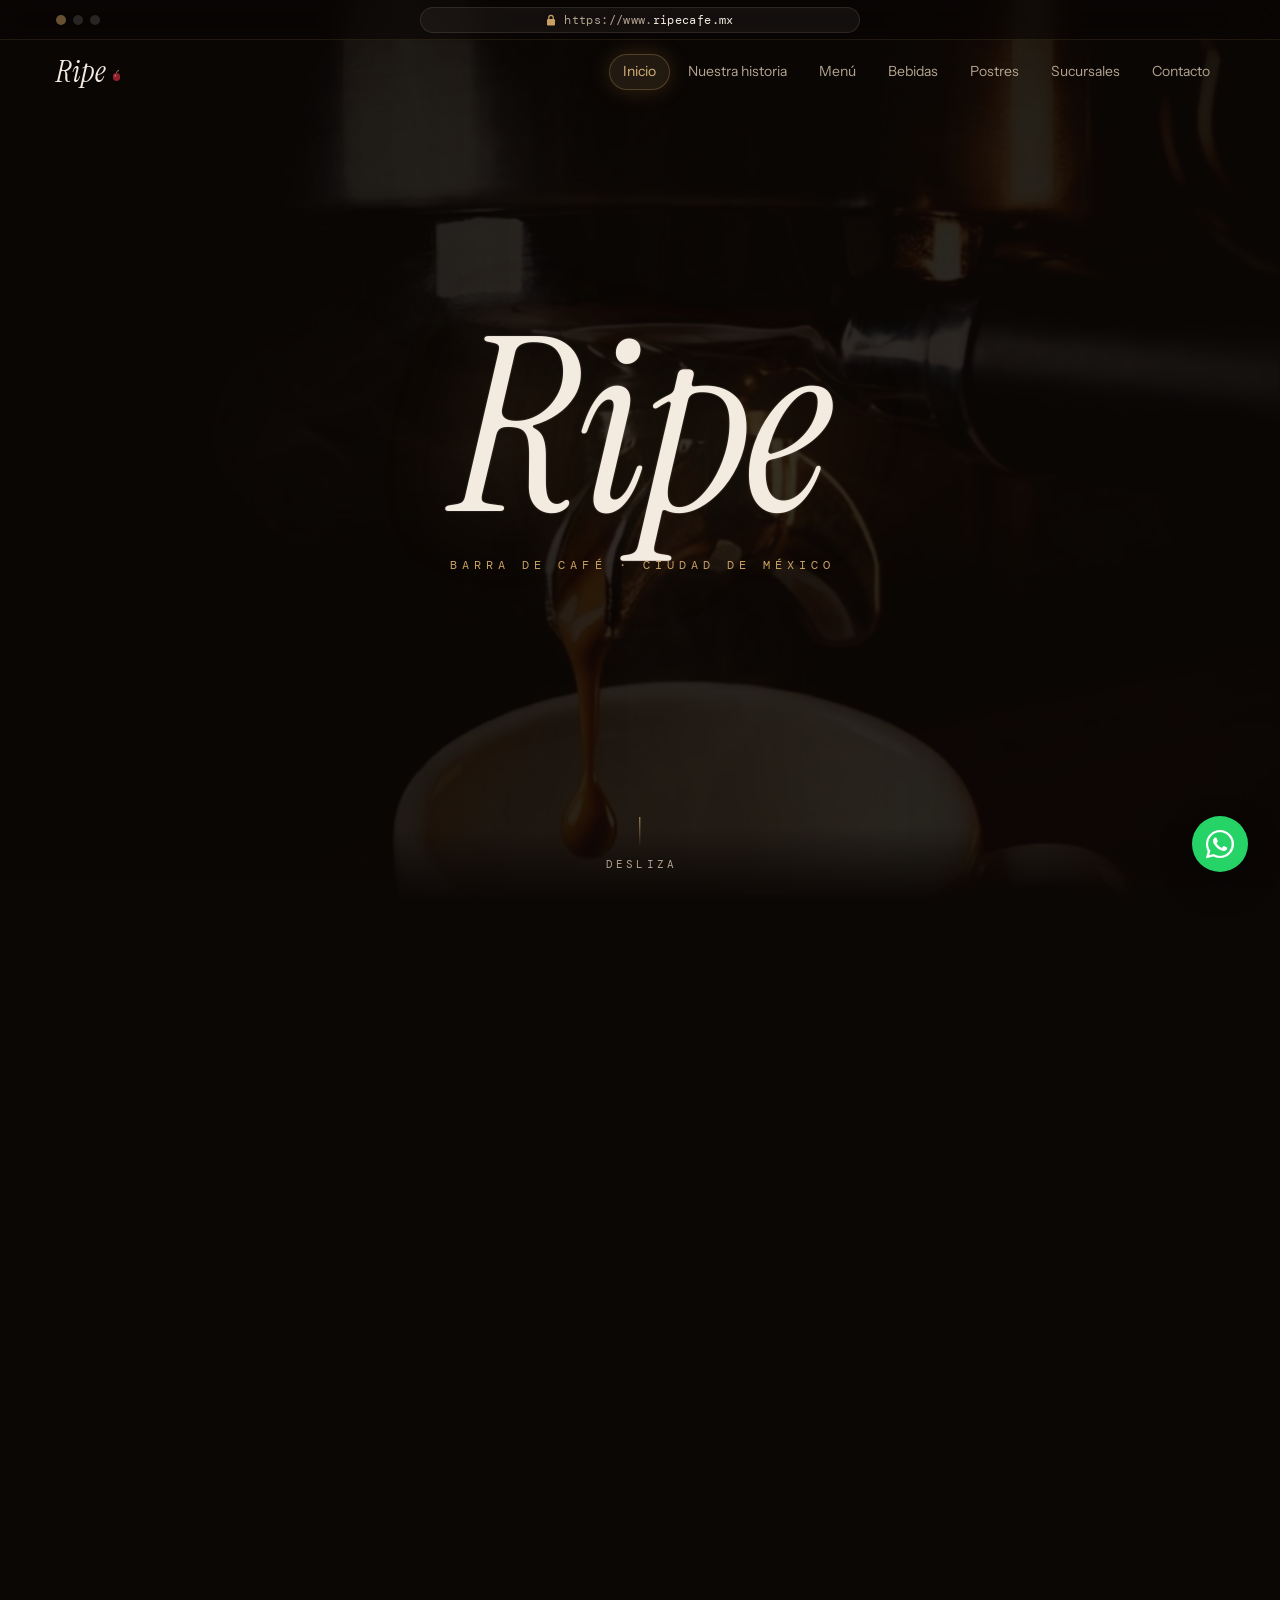
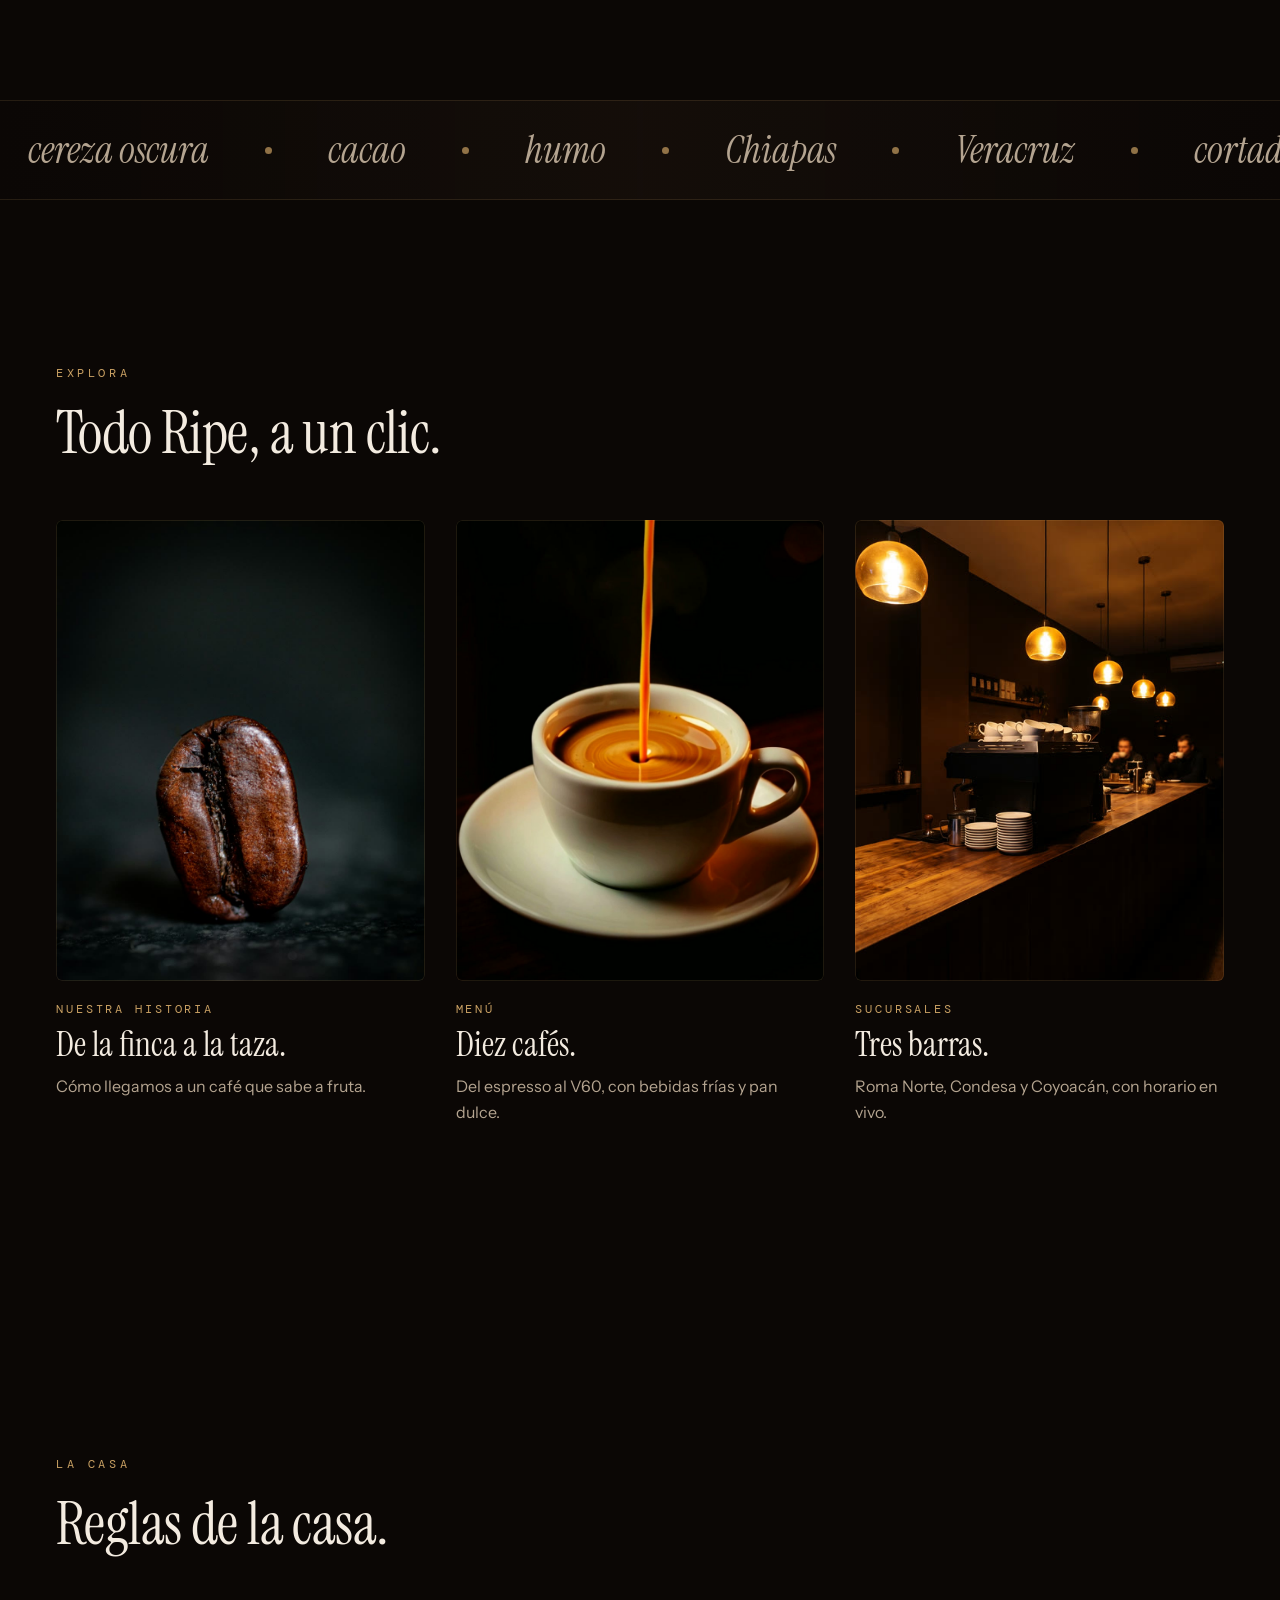
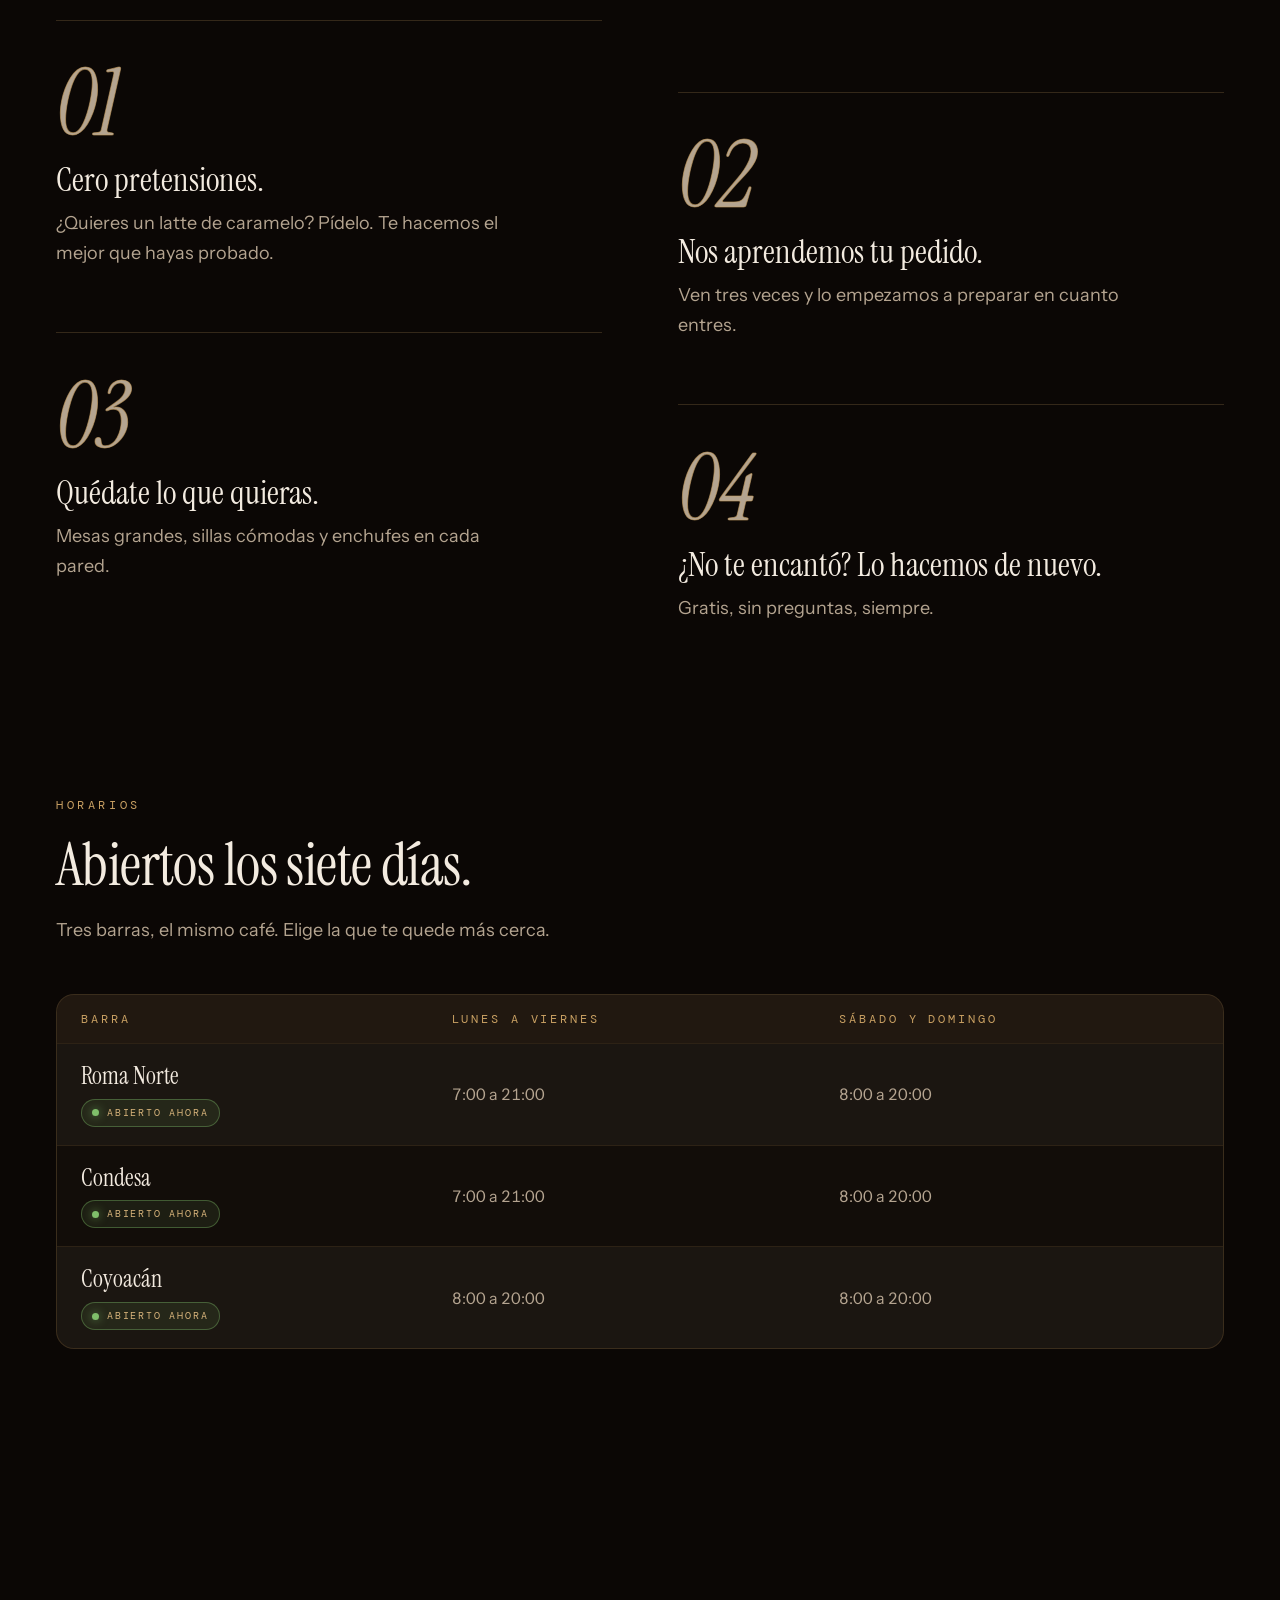
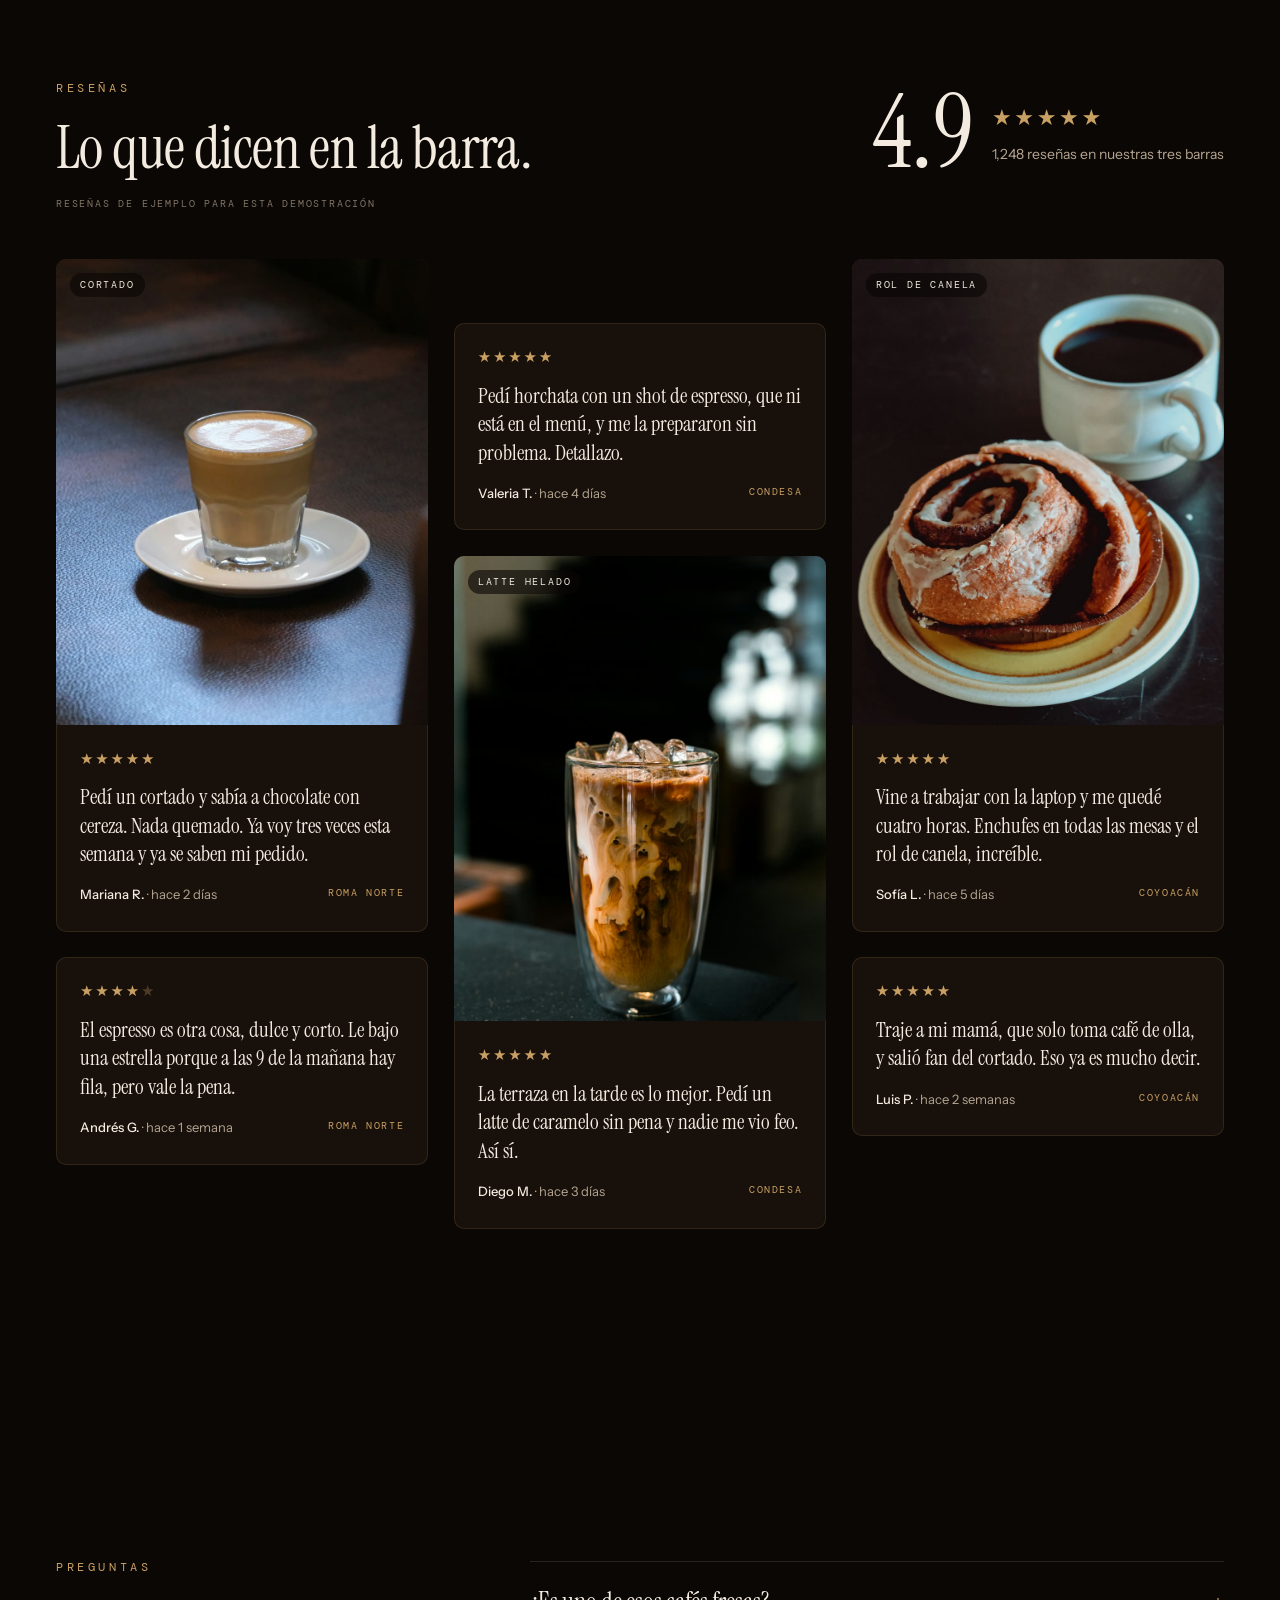
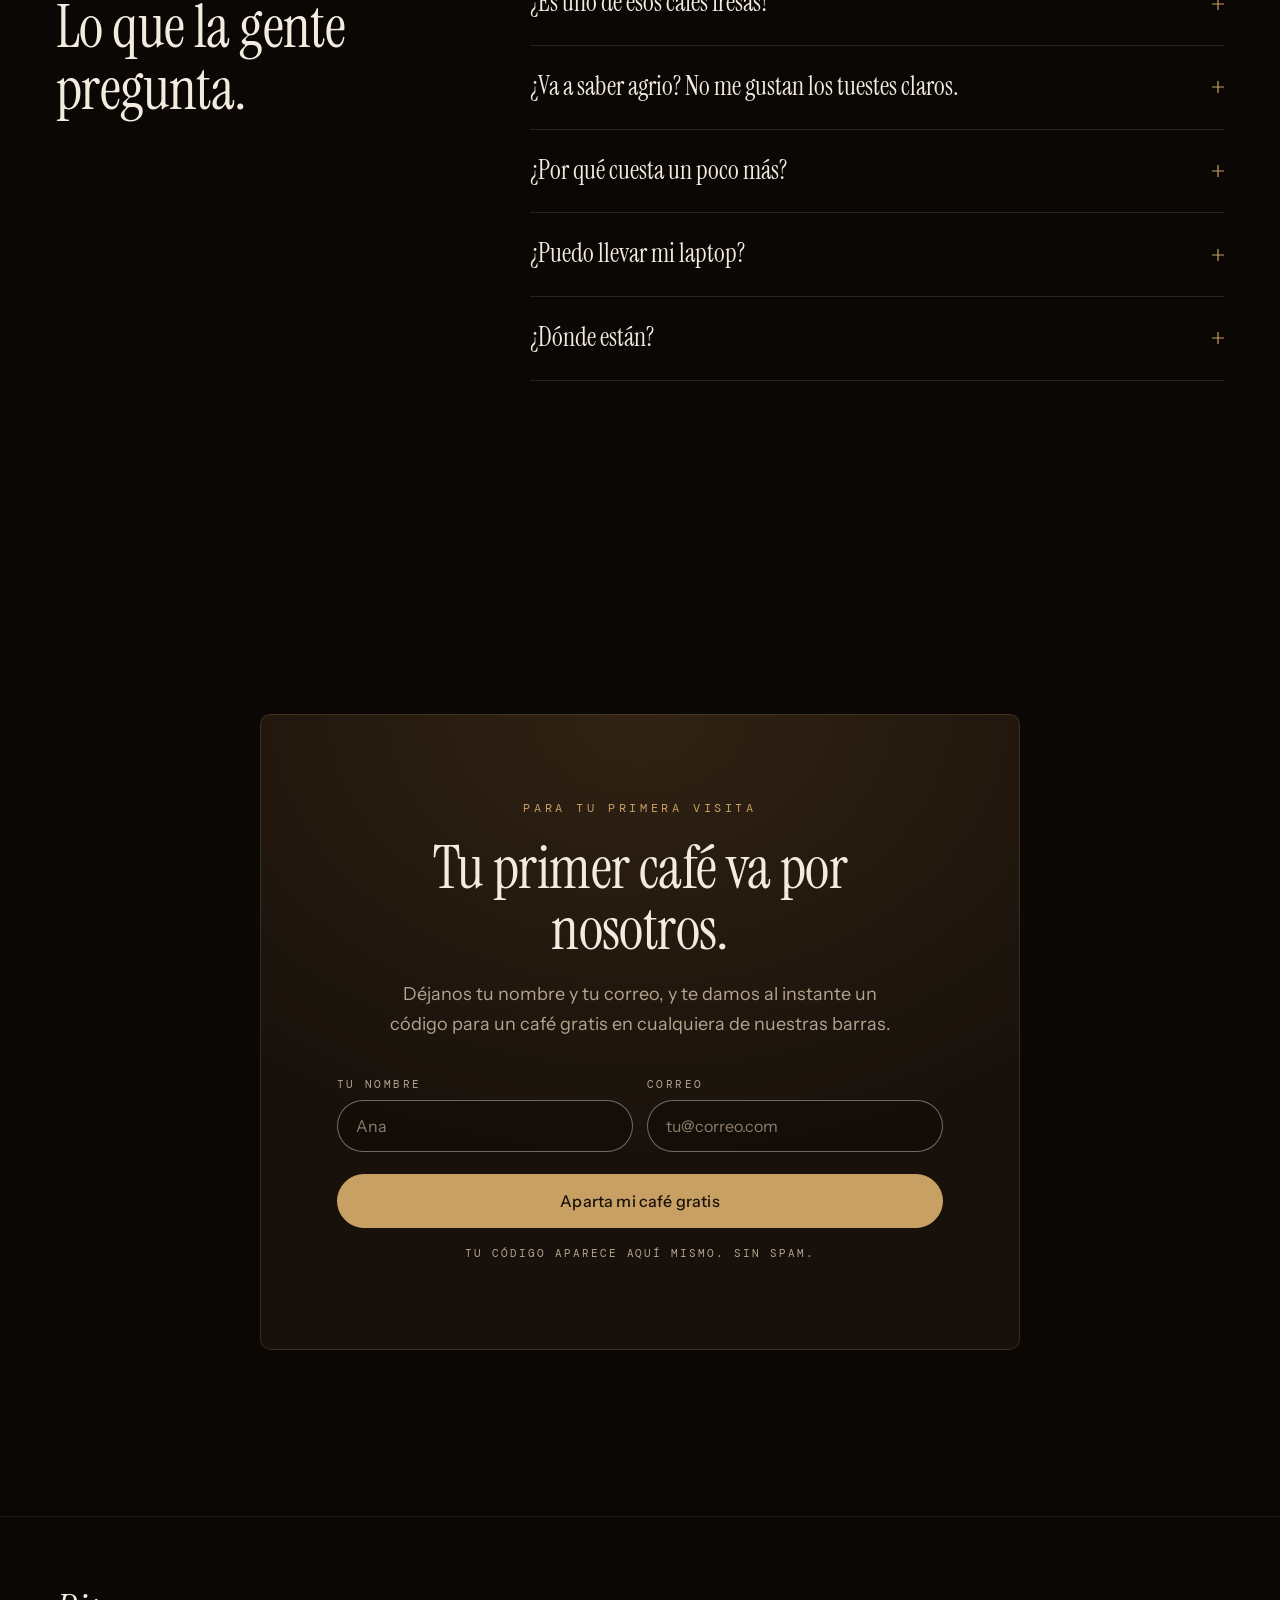
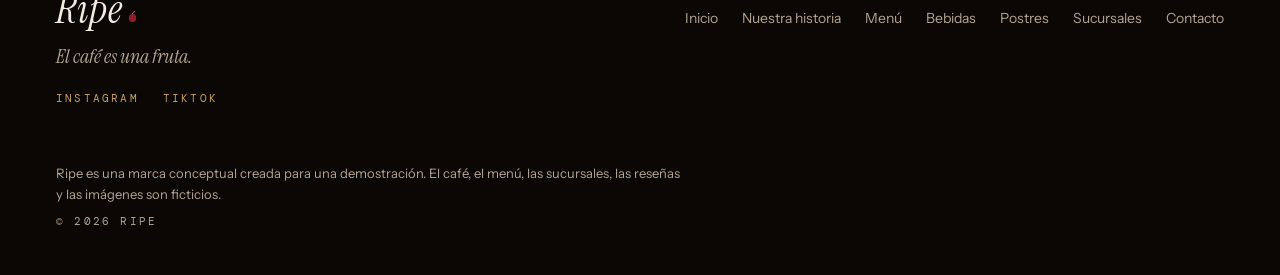
<file: index.html>
<!doctype html>
<html lang="es-MX" data-bs-theme="dark">
<head>
<meta charset="utf-8">
<meta name="viewport" content="width=device-width, initial-scale=1, viewport-fit=cover">
<title>Ripe | Café de especialidad en Ciudad de México</title>
<meta name="description" content="Café de especialidad en la Ciudad de México: cereza madura de Chiapas y Veracruz, tostada con calma. Tres barras y tu primer café gratis.">
<meta name="theme-color" content="#0b0705">
<!-- DEPLOY STEP: og:url and og:image point at the live address; update every page if the domain changes -->
<meta property="og:type" content="website">
<meta property="og:title" content="Ripe | Café de especialidad en Ciudad de México">
<meta property="og:description" content="Café de especialidad en la Ciudad de México: cereza madura de Chiapas y Veracruz, tostada con calma. Tres barras y tu primer café gratis.">
<meta property="og:url" content="https://darkslategrey-locust-750267.hostingersite.com/">
<meta property="og:image" content="https://darkslategrey-locust-750267.hostingersite.com/assets/og.jpg">
<meta name="twitter:card" content="summary_large_image">
<link rel="icon" href="data:image/svg+xml,%3Csvg xmlns='http://www.w3.org/2000/svg' viewBox='0 0 32 32'%3E%3Cpath d='M16 9c0-3 2-5 5-6' stroke='%23c9a063' stroke-width='2' fill='none' stroke-linecap='round'/%3E%3Cellipse cx='16' cy='19' rx='10' ry='11' fill='%238e1f2b'/%3E%3Cellipse cx='12.5' cy='15' rx='2.6' ry='3.6' fill='%23ffffff' fill-opacity='.3'/%3E%3C/svg%3E">
<link rel="preconnect" href="https://fonts.googleapis.com">
<link rel="preconnect" href="https://fonts.gstatic.com" crossorigin>
<link href="https://fonts.googleapis.com/css2?family=DM+Mono&family=Instrument+Sans:wght@400;500&family=Instrument+Serif:ital@0;1&display=swap" rel="stylesheet">
<link href="https://cdn.jsdelivr.net/npm/bootstrap@5.3.3/dist/css/bootstrap.min.css" rel="stylesheet" integrity="sha384-QWTKZyjpPEjISv5WaRU9OFeRpok6YctnYmDr5pNlyT2bRjXh0JMhjY6hW+ALEwIH" crossorigin="anonymous">
<link href="https://cdn.jsdelivr.net/npm/bootstrap-icons@1.11.3/font/bootstrap-icons.min.css" rel="stylesheet" integrity="sha384-XGjxtQfXaH2tnPFa9x+ruJTuLE3Aa6LhHSWRr1XeTyhezb4abCG4ccI5AkVDxqC+" crossorigin="anonymous">
<link rel="stylesheet" href="estilos.css?v=20261030b">
</head>
<body>
<a class="skip" href="#main">Saltar al contenido</a>
<div class="env" aria-hidden="true"><div class="glow g1"></div><div class="glow g2"></div><div class="grain"></div></div>

<header class="top is-fixed" id="topbar">
  <div class="chrome" aria-hidden="true">
    <div class="dots"><i></i><i></i><i></i></div>
    <div class="url"><svg viewBox="0 0 10 12"><rect x="1" y="5" width="8" height="6.4" rx="1.2" fill="currentColor"/><path d="M2.8 5V3.6a2.2 2.2 0 0 1 4.4 0V5" stroke="currentColor" stroke-width="1.2" fill="none"/></svg><span>https://www.<b>ripecafe.mx</b></span></div>
    <div></div>
  </div>
  <div class="nav">
    <a class="brand" href="index.html" aria-label="Ripe, inicio">
      <span class="brand-word">Ripe</span>
      <svg class="brand-dot" viewBox="0 0 18 22" aria-hidden="true"><path d="M9 6c0-2.6 1.6-4.4 4.4-5" stroke="#c9a063" stroke-width="1.6" fill="none" stroke-linecap="round"/><ellipse cx="9" cy="14" rx="7.4" ry="7.8" fill="#8e1f2b"/><ellipse cx="6.6" cy="11.2" rx="1.8" ry="2.6" fill="#fff" fill-opacity=".28"/></svg>
    </a>
    <nav aria-label="Principal">
      <ul class="nav-links">
        <li><a href="index.html" class="active" aria-current="page">Inicio</a></li>
        <li><a href="nuestra-historia.html">Nuestra historia</a></li>
        <li><a href="menu.html">Menú</a></li>
        <li><a href="bebidas.html">Bebidas</a></li>
        <li><a href="postres.html">Postres</a></li>
        <li><a href="sucursales.html">Sucursales</a></li>
        <li><a href="contacto.html">Contacto</a></li>
      </ul>
    </nav>
    <button class="menu-btn" id="menuBtn" type="button" aria-expanded="false" aria-controls="drawer" aria-label="Abrir navegación"><span></span><span></span></button>
  </div>
</header>

<nav class="drawer" id="drawer" aria-label="Navegación móvil">
  <button class="close" id="drawerClose" type="button" aria-label="Cerrar navegación"></button>
  <a href="index.html" class="active" aria-current="page">Inicio</a>
  <a href="nuestra-historia.html">Nuestra historia</a>
  <a href="menu.html">Menú</a>
  <a href="bebidas.html">Bebidas</a>
  <a href="postres.html">Postres</a>
  <a href="sucursales.html">Sucursales</a>
  <a href="contacto.html">Contacto</a>
  <p class="url-m">www.ripecafe.mx</p>
</nav>

<main id="main" tabindex="-1">

<section class="hero" id="top" aria-label="Ripe, barra de café">
  <div class="stage" id="stage">
    <div class="media" aria-hidden="true">
      <div class="media-move" id="mediaMove">
        <div class="poster" id="poster"></div>
        <div class="poster-end" id="posterEnd"></div>
        <video id="hero" preload="none" muted playsinline disablepictureinpicture aria-hidden="true" tabindex="-1"></video>
        <div class="still" id="still"></div>
        <canvas class="steam" id="steam"></canvas>
      </div>
      <div class="veil" id="veil"></div>
      <div class="scrim"></div>
    </div>

    <div class="splash" id="splash">
      <h1 class="splash-name">Ripe<span class="sr">, café de especialidad cortado maduro en la Ciudad de México</span></h1>
      <p class="splash-sub" aria-hidden="true">Barra de café · Ciudad de México</p>
    </div>

    <div class="band band-pull" data-range="0.09,0.23" data-spread="0.5">
      <p class="chip">Ripe · Café de especialidad</p>
      <h2 class="pull-h" data-split>La extracción no miente.</h2>
      <p class="pull-sub">Desliza para ver la nuestra.</p>
    </div>

    <div class="band band-right" data-range="0.27,0.41" data-spread="0.5">
      <h2 class="pull-h" data-split>Tostado el martes. Servido hoy.</h2>
    </div>

    <div class="band band-top fx-blur" data-range="0.46,0.645" data-spread="0.62">
      <h2 class="best-h" data-split>Bébelo en su punto.</h2>
    </div>

    <div class="band band-notes" data-range="0.665,0.745" data-spread="0.56">
      <p class="tag">Notas de cata</p>
      <h2 class="notes">
        <span class="sr">Notas de cata: </span>
        <span class="line"><span data-split>cereza oscura</span><i class="slash" aria-hidden="true">/</i></span>
        <span class="line"><span data-split>cacao</span><i class="slash" aria-hidden="true">/</i></span>
        <span class="line"><span data-split>humo</span></span>
      </h2>
      <p class="sub" data-split>Mientras humea, ya huele a cacao y a fruta.</p>
      <div class="static-cta"><a class="btn" href="#cup">Tu primer café gratis</a></div>
    </div>

    <div class="band band-beat fx-drop" data-range="0.765,0.825" data-spread="0.5">
      <p class="tag">01 · Origen</p>
      <h2 class="beat-h" data-split>Cada gota empezó como una cereza roja.</h2>
      <p class="beat-sub">Cortada a mano en Chiapas y Veracruz, entre 1,300 y 1,800 metros de altura.</p>
    </div>

    <div class="band band-beat fx-bloom" data-range="0.84,0.89" data-spread="0.5">
      <p class="tag">02 · Tueste</p>
      <h2 class="beat-h" data-split>Tostada con calma, en lotes de 12 kg.</h2>
      <p class="beat-sub">Lo justo para que quede dulce, con un final apenas ahumado.</p>
    </div>

    <div class="band band-beat fx-punch" data-range="0.905,0.95" data-spread="0.46">
      <p class="tag">03 · Extracción</p>
      <h2 class="beat-h" data-split>93 °C. 27 segundos. 36 gramos.</h2>
      <p class="beat-sub">Medimos cada taza para que la de mañana sepa igual que la de hoy.</p>
    </div>

    <div class="band band-settle" data-range="0.96,1" data-last data-ramp="0.03" data-spread="0.42">
      <p class="tag">Ripe · Barra de café</p>
      <h2 class="settle-h" data-split>Prueba la fruta.</h2>
      <p class="settle-sub">Café de Chiapas y Veracruz, cortado maduro y tostado con calma. Pídelo como te guste.</p>
      <div class="settle-cta"><a class="btn" href="#cup">Tu primer café gratis</a><a class="btn btn-ghost" href="menu.html">Ver el menú</a></div>
      <a class="rating-link" href="#resenas"><span class="stars" aria-hidden="true">★★★★★</span><span>4.9 · 1,248 reseñas</span></a>
    </div>

    <div class="cue" id="cue" aria-hidden="true">
      <svg class="ring" id="ring" viewBox="0 0 48 48"><circle class="ring-bg" cx="24" cy="24" r="20"/><circle class="ring-fg" cx="24" cy="24" r="20"/></svg>
      <i class="chev"></i>
      <span>Desliza</span>
    </div>
  </div>
</section>

<div class="ribbon" id="ribbon" aria-hidden="true">
  <div class="ribbon-track">
    <span>cereza oscura</span><span>cacao</span><span>humo</span><span>Chiapas</span><span>Veracruz</span><span>cortado a mano</span><span>tostado con calma</span><span>servido al momento</span>
    <span>cereza oscura</span><span>cacao</span><span>humo</span><span>Chiapas</span><span>Veracruz</span><span>cortado a mano</span><span>tostado con calma</span><span>servido al momento</span>
  </div>
</div>

<section class="sec explore" id="explora">
  <div class="wrap">
    <div class="reveal">
      <p class="kicker">Explora</p>
      <h2 class="h2">Todo Ripe, a un clic.</h2>
    </div>
    <div class="method-grid reveal">
      <a class="step" href="nuestra-historia.html"><div class="step-in">
        <figure><img src="assets/explora-grano.jpg" alt="Un grano de café tostado sobre una superficie oscura, iluminado como en estudio." width="900" height="1125" loading="lazy" decoding="async"></figure>
        <span class="step-num">Nuestra historia</span>
        <h3>De la finca a la taza.</h3>
        <p>Cómo llegamos a un café que sabe a fruta.</p>
      </div></a>
      <a class="step" href="menu.html"><div class="step-in">
        <figure><img src="assets/metodo-3.jpg" alt="Espresso cayendo dentro de una taza blanca." width="858" height="1072" loading="lazy" decoding="async"></figure>
        <span class="step-num">Menú</span>
        <h3>Diez cafés.</h3>
        <p>Del espresso al V60, con bebidas frías y pan dulce.</p>
      </div></a>
      <a class="step" href="sucursales.html"><div class="step-in">
        <figure><img src="assets/loc-roma.jpg" alt="La barra de madera de Ripe Roma Norte bajo lámparas cálidas." width="900" height="604" loading="lazy" decoding="async"></figure>
        <span class="step-num">Sucursales</span>
        <h3>Tres barras.</h3>
        <p>Roma Norte, Condesa y Coyoacán, con horario en vivo.</p>
      </div></a>
    </div>
  </div>
</section>

<section class="sec rules" id="reglas">
  <div class="wrap">
    <div class="reveal">
      <p class="kicker">La casa</p>
      <h2 class="h2">Reglas de la casa.</h2>
    </div>
    <ol class="rules-grid reveal">
      <li class="rule-item"><p class="rule-n" aria-hidden="true">01</p><h3>Cero pretensiones.</h3><p>¿Quieres un latte de caramelo? Pídelo. Te hacemos el mejor que hayas probado.</p></li>
      <li class="rule-item"><p class="rule-n" aria-hidden="true">02</p><h3>Nos aprendemos tu pedido.</h3><p>Ven tres veces y lo empezamos a preparar en cuanto entres.</p></li>
      <li class="rule-item"><p class="rule-n" aria-hidden="true">03</p><h3>Quédate lo que quieras.</h3><p>Mesas grandes, sillas cómodas y enchufes en cada pared.</p></li>
      <li class="rule-item"><p class="rule-n" aria-hidden="true">04</p><h3>¿No te encantó? Lo hacemos de nuevo.</h3><p>Gratis, sin preguntas, siempre.</p></li>
    </ol>
  </div>
</section>

<section class="sec hours" id="horarios">
  <div class="wrap">
    <div class="reveal">
      <p class="kicker">Horarios</p>
      <h2 class="h2">Abiertos los siete días.</h2>
      <p class="lede">Tres barras, el mismo café. Elige la que te quede más cerca.</p>
    </div>
    <div class="table-wrap table-responsive reveal">
      <table class="table table-striped align-middle mb-0 hours-table">
        <caption class="sr">Horario de las tres barras de Ripe</caption>
        <thead><tr><th scope="col">Barra</th><th scope="col"><span class="d-none d-sm-inline">Lunes a viernes</span><span class="d-sm-none">Lun a vie</span></th><th scope="col"><span class="d-none d-sm-inline">Sábado y domingo</span><span class="d-sm-none">Sáb y dom</span></th></tr></thead>
        <tbody>
          <tr data-open="7-21,7-21,7-21,7-21,7-21,8-20,8-20" data-short><th scope="row"><a href="sucursales.html#roma">Roma Norte</a><span class="loc-status badge rounded-pill text-wrap" aria-live="polite"></span></th><td>7:00 a 21:00</td><td>8:00 a 20:00</td></tr>
          <tr data-open="7-21,7-21,7-21,7-21,7-21,8-20,8-20" data-short><th scope="row"><a href="sucursales.html#condesa">Condesa</a><span class="loc-status badge rounded-pill text-wrap" aria-live="polite"></span></th><td>7:00 a 21:00</td><td>8:00 a 20:00</td></tr>
          <tr data-open="8-20,8-20,8-20,8-20,8-20,8-20,8-20" data-short><th scope="row"><a href="sucursales.html#coyoacan">Coyoacán</a><span class="loc-status badge rounded-pill text-wrap" aria-live="polite"></span></th><td>8:00 a 20:00</td><td>8:00 a 20:00</td></tr>
        </tbody>
      </table>
    </div>
  </div>
</section>

<section class="sec reviews" id="resenas">
  <div class="wrap">
    <div class="rev-head reveal">
      <div>
        <p class="kicker">Reseñas</p>
        <h2 class="h2">Lo que dicen en la barra.</h2>
      </div>
      <div class="rev-score">
        <p class="score">4.9</p>
        <div>
          <p class="stars" aria-label="4.9 de 5 estrellas">★★★★★</p>
          <p class="score-sub">1,248 reseñas en nuestras tres barras</p>
        </div>
      </div>
    </div>
    <p class="rev-note">Reseñas de ejemplo para esta demostración</p>
    <div class="rev-grid reveal">
      <div class="rev-col">
        <article class="rev">
          <figure><button type="button" class="rev-zoom" data-bs-toggle="modal" data-bs-target="#revModal" aria-label="Ver en grande la foto del cortado"><img src="assets/rev-cortado.jpg" alt="Un cortado en vaso de vidrio sobre un plato blanco, en una mesa oscura." width="900" height="1125" loading="lazy" decoding="async"></button><figcaption>Cortado</figcaption></figure>
          <div class="rev-body">
            <p class="stars" aria-label="5 de 5 estrellas">★★★★★</p>
            <blockquote>Pedí un cortado y sabía a chocolate con cereza. Nada quemado. Ya voy tres veces esta semana y ya se saben mi pedido.</blockquote>
            <p class="rev-meta"><span><b>Mariana R.</b> · hace 2 días</span><span>Roma Norte</span></p>
          </div>
        </article>
        <article class="rev">
          <div class="rev-body">
            <p class="stars" aria-label="4 de 5 estrellas">★★★★<span class="off">★</span></p>
            <blockquote>El espresso es otra cosa, dulce y corto. Le bajo una estrella porque a las 9 de la mañana hay fila, pero vale la pena.</blockquote>
            <p class="rev-meta"><span><b>Andrés G.</b> · hace 1 semana</span><span>Roma Norte</span></p>
          </div>
        </article>
      </div>
      <div class="rev-col">
        <article class="rev">
          <div class="rev-body">
            <p class="stars" aria-label="5 de 5 estrellas">★★★★★</p>
            <blockquote>Pedí horchata con un shot de espresso, que ni está en el menú, y me la prepararon sin problema. Detallazo.</blockquote>
            <p class="rev-meta"><span><b>Valeria T.</b> · hace 4 días</span><span>Condesa</span></p>
          </div>
        </article>
        <article class="rev">
          <figure><button type="button" class="rev-zoom" data-bs-toggle="modal" data-bs-target="#revModal" aria-label="Ver en grande la foto del latte helado"><img src="assets/rev-latte-helado.jpg" alt="Un latte helado con hielo en un vaso de doble pared." width="900" height="1125" loading="lazy" decoding="async"></button><figcaption>Latte helado</figcaption></figure>
          <div class="rev-body">
            <p class="stars" aria-label="5 de 5 estrellas">★★★★★</p>
            <blockquote>La terraza en la tarde es lo mejor. Pedí un latte de caramelo sin pena y nadie me vio feo. Así sí.</blockquote>
            <p class="rev-meta"><span><b>Diego M.</b> · hace 3 días</span><span>Condesa</span></p>
          </div>
        </article>
      </div>
      <div class="rev-col">
        <article class="rev">
          <figure><button type="button" class="rev-zoom" data-bs-toggle="modal" data-bs-target="#revModal" aria-label="Ver en grande la foto del rol de canela"><img src="assets/rev-rol-canela.jpg" alt="Un rol de canela glaseado junto a una taza de café negro." width="900" height="1125" loading="lazy" decoding="async"></button><figcaption>Rol de canela</figcaption></figure>
          <div class="rev-body">
            <p class="stars" aria-label="5 de 5 estrellas">★★★★★</p>
            <blockquote>Vine a trabajar con la laptop y me quedé cuatro horas. Enchufes en todas las mesas y el rol de canela, increíble.</blockquote>
            <p class="rev-meta"><span><b>Sofía L.</b> · hace 5 días</span><span>Coyoacán</span></p>
          </div>
        </article>
        <article class="rev">
          <div class="rev-body">
            <p class="stars" aria-label="5 de 5 estrellas">★★★★★</p>
            <blockquote>Traje a mi mamá, que solo toma café de olla, y salió fan del cortado. Eso ya es mucho decir.</blockquote>
            <p class="rev-meta"><span><b>Luis P.</b> · hace 2 semanas</span><span>Coyoacán</span></p>
          </div>
        </article>
      </div>
    </div>
  </div>
</section>

<section class="sec faq" id="preguntas">
  <div class="wrap faq-grid">
    <div class="faq-side reveal">
      <p class="kicker">Preguntas</p>
      <h2 class="h2">Lo que la gente pregunta.</h2>
    </div>
    <div class="faq-list accordion accordion-flush reveal" id="faqAcc">
      <div class="accordion-item">
        <h3 class="accordion-header"><button class="accordion-button collapsed" type="button" data-bs-toggle="collapse" data-bs-target="#faq1" aria-expanded="false" aria-controls="faq1">¿Es uno de esos cafés fresas?</button></h3>
        <div id="faq1" class="accordion-collapse collapse" data-bs-parent="#faqAcc"><div class="accordion-body ans">Nos importa mucho el café y nada ser fresas. Pide lo que se te antoje.</div></div>
      </div>
      <div class="accordion-item">
        <h3 class="accordion-header"><button class="accordion-button collapsed" type="button" data-bs-toggle="collapse" data-bs-target="#faq2" aria-expanded="false" aria-controls="faq2">¿Va a saber agrio? No me gustan los tuestes claros.</button></h3>
        <div id="faq2" class="accordion-collapse collapse" data-bs-parent="#faqAcc"><div class="accordion-body ans">No. Tostamos al punto dulce. Piensa en chocolate y fruta madura, no en limón.</div></div>
      </div>
      <div class="accordion-item">
        <h3 class="accordion-header"><button class="accordion-button collapsed" type="button" data-bs-toggle="collapse" data-bs-target="#faq3" aria-expanded="false" aria-controls="faq3">¿Por qué cuesta un poco más?</button></h3>
        <div id="faq3" class="accordion-collapse collapse" data-bs-parent="#faqAcc"><div class="accordion-body ans">Cortar cereza madura cuesta más trabajo, y les pagamos bien a los productores. Aun así, casi todo cuesta menos de $80.</div></div>
      </div>
      <div class="accordion-item">
        <h3 class="accordion-header"><button class="accordion-button collapsed" type="button" data-bs-toggle="collapse" data-bs-target="#faq4" aria-expanded="false" aria-controls="faq4">¿Puedo llevar mi laptop?</button></h3>
        <div id="faq4" class="accordion-collapse collapse" data-bs-parent="#faqAcc"><div class="accordion-body ans">Claro. Quédate lo que quieras. La mesa larga junto a la ventana es para trabajar.</div></div>
      </div>
      <div class="accordion-item">
        <h3 class="accordion-header"><button class="accordion-button collapsed" type="button" data-bs-toggle="collapse" data-bs-target="#faq5" aria-expanded="false" aria-controls="faq5">¿Dónde están?</button></h3>
        <div id="faq5" class="accordion-collapse collapse" data-bs-parent="#faqAcc"><div class="accordion-body ans">Tenemos tres barras en la Ciudad de México: Roma Norte, Condesa y Coyoacán. En <a href="sucursales.html">Sucursales</a> están las direcciones y los horarios.</div></div>
      </div>
    </div>
  </div>
</section>

<section class="sec cup" id="cup">
  <div class="wrap">
    <div class="cta-card">
      <div class="motes" aria-hidden="true"><span></span><span></span><span></span><span></span><span></span></div>
      <div class="reveal">
        <p class="kicker">Para tu primera visita</p>
        <h2 class="h2">Tu primer café va por nosotros.</h2>
        <p class="lede">Déjanos tu nombre y tu correo, y te damos al instante un código para un café gratis en cualquiera de nuestras barras.</p>
      </div>
      <!-- Formspree: cada cupón llega al correo de la cuenta de Formspree, con el código que se le dio al cliente -->
      <form class="form needs-validation" id="cupForm" action="https://formspree.io/f/mgaazdon" method="POST" novalidate>
        <input type="hidden" name="_subject" value="Nuevo cupón de primer café · Ripe">
        <input type="hidden" name="codigo" value="">
        <input type="text" name="_gotcha" class="hp" tabindex="-1" autocomplete="off" aria-hidden="true">
        <div class="field"><label for="f-nombre">Tu nombre</label><input class="form-control" id="f-nombre" name="nombre" type="text" autocomplete="given-name" placeholder="Ana" required><div class="invalid-feedback">Escribe tu nombre para apartar tu café.</div></div>
        <div class="field"><label for="f-correo">Correo</label><input class="form-control" id="f-correo" name="email" type="email" autocomplete="email" inputmode="email" placeholder="tu@correo.com" pattern="[^@\s]+@[^@\s]+\.[^@\s]{2,}" required><div class="invalid-feedback">Revisa tu correo. Debe verse así: ana@correo.com</div></div>
        <button class="btn" type="submit">Aparta mi café gratis</button>
        <p class="micro">Tu código aparece aquí mismo. Sin spam.</p>
        <p class="form-error" role="alert" hidden>No pudimos apartar tu café. Revisa tu conexión e inténtalo de nuevo, o escríbenos por WhatsApp al 55 6454 5381.</p>
      </form>
      <p class="ok" id="cupOk" tabindex="-1" role="status" hidden>Listo, <span data-name></span>. Tu primer café te espera.<span class="code-label">Tu código de cupón</span><strong class="code" data-code></strong><button type="button" class="btn btn-ghost code-copy" id="copyCode">Copiar código</button><span class="code-note">Toma captura y muéstralo en cualquiera de nuestras barras.</span></p>
    </div>
  </div>
</section>

</main>

<div class="modal fade rev-modal" id="revModal" tabindex="-1" aria-labelledby="revModalTitle" aria-hidden="true">
  <div class="modal-dialog modal-dialog-centered modal-lg">
    <div class="modal-content">
      <div class="modal-header">
        <h3 class="modal-title" id="revModalTitle">Reseña</h3>
        <button type="button" class="btn-close" data-bs-dismiss="modal" aria-label="Cerrar"></button>
      </div>
      <div class="modal-body">
        <img class="rev-modal-img" src="assets/rev-cortado.jpg" alt="Foto de la reseña en grande." width="900" height="1125">
        <div>
          <p class="stars" aria-hidden="true">★★★★★</p>
          <blockquote class="rev-modal-quote"></blockquote>
          <p class="rev-modal-meta"></p>
        </div>
      </div>
    </div>
  </div>
</div>

<div class="toast-container position-fixed bottom-0 start-50 translate-middle-x p-3">
  <div class="toast ripe-toast" id="copyToast" role="status" aria-live="polite" aria-atomic="true">
    <div class="d-flex">
      <div class="toast-body">Código copiado. Muéstralo en la barra.</div>
      <button type="button" class="btn-close me-2 m-auto" data-bs-dismiss="toast" aria-label="Cerrar"></button>
    </div>
  </div>
</div>

<a class="btn float-cta is-fixed" id="floatCta" href="#cup">Tu primer café gratis</a>
<a class="wa-float" id="waFloat" href="https://wa.me/525564545381?text=Hola%2C%20Ripe.%20Quiero%20pedir%20un%20caf%C3%A9%20para%20recoger%20en%20la%20barra.%20%C2%BFQu%C3%A9%20origen%20tienen%20hoy%3F" target="_blank" rel="noopener noreferrer" aria-label="Escríbenos por WhatsApp (se abre en una pestaña nueva)"><i class="bi bi-whatsapp" aria-hidden="true"></i><span class="wa-label">¿Dudas? Escríbenos</span></a>

<footer class="foot">
  <div class="wrap">
    <div class="foot-grid">
      <div>
        <a class="brand" href="index.html" aria-label="Ripe, inicio"><span class="brand-word">Ripe</span><svg class="brand-dot" viewBox="0 0 18 22" aria-hidden="true"><path d="M9 6c0-2.6 1.6-4.4 4.4-5" stroke="#c9a063" stroke-width="1.6" fill="none" stroke-linecap="round"/><ellipse cx="9" cy="14" rx="7.4" ry="7.8" fill="#8e1f2b"/></svg></a>
        <p class="foot-tag">El café es una fruta.</p>
        <p class="foot-social"><a href="https://www.instagram.com/" target="_blank" rel="noopener noreferrer" aria-label="Instagram (se abre en una pestaña nueva)">Instagram</a><a href="https://www.tiktok.com/" target="_blank" rel="noopener noreferrer" aria-label="TikTok (se abre en una pestaña nueva)">TikTok</a></p>
      </div>
      <nav class="foot-links" aria-label="Pie de página">
        <a href="index.html">Inicio</a><a href="nuestra-historia.html">Nuestra historia</a><a href="menu.html">Menú</a><a href="bebidas.html">Bebidas</a><a href="postres.html">Postres</a><a href="sucursales.html">Sucursales</a><a href="contacto.html">Contacto</a>
      </nav>
    </div>
    <p class="disclose">Ripe es una marca conceptual creada para una demostración. El café, el menú, las sucursales, las reseñas y las imágenes son ficticios.</p>
    <p class="copy">© 2026 Ripe</p>
  </div>
</footer>

<script src="https://cdn.jsdelivr.net/npm/bootstrap@5.3.3/dist/js/bootstrap.bundle.min.js" integrity="sha384-YvpcrYf0tY3lHB60NNkmXc5s9fDVZLESaAA55NDzOxhy9GkcIdslK1eN7N6jIeHz" crossorigin="anonymous"></script>
<script src="script.js?v=20261030b"></script>
<script>
/* ===== JavaScript de la página de Inicio (Sesión 20) ===== */

/* 1. Reseñas: al dar clic en una foto se abre en grande, con el comentario del cliente */
const ventanaResena = document.getElementById('revModal');
ventanaResena.addEventListener('show.bs.modal', (evento) => {
  const resena = evento.relatedTarget.closest('.rev');
  const foto = resena.querySelector('img');
  const [cliente, sucursal] = resena.querySelectorAll('.rev-meta span');
  ventanaResena.querySelector('.modal-title').textContent = resena.querySelector('figcaption').textContent;
  ventanaResena.querySelector('.rev-modal-img').src = foto.src;
  ventanaResena.querySelector('.rev-modal-img').alt = foto.alt;
  ventanaResena.querySelector('.rev-modal-quote').textContent = resena.querySelector('blockquote').textContent;
  ventanaResena.querySelector('.rev-modal-meta').textContent = cliente.textContent + ' · ' + sucursal.textContent;
});

/* 2. Cupón: revisa el correo mientras el cliente escribe y le avisa si está mal */
const campoCorreo = document.getElementById('f-correo');
campoCorreo.addEventListener('input', () => {
  if (campoCorreo.value.trim() === '') {
    campoCorreo.classList.remove('is-valid', 'is-invalid');
    return;
  }
  const correoValido = campoCorreo.checkValidity();
  campoCorreo.classList.toggle('is-valid', correoValido);
  campoCorreo.classList.toggle('is-invalid', !correoValido);
});

/* 3. Cupón: copia el código con un clic y confirma con un aviso */
const botonCopiar = document.getElementById('copyCode');
const aviso = document.getElementById('copyToast');
botonCopiar.addEventListener('click', async () => {
  const codigo = document.querySelector('#cupOk [data-code]').textContent;
  let copiado = false;
  try {
    await navigator.clipboard.writeText(codigo);
    copiado = true;
  } catch (error) {
    /* Plan B: si el navegador bloquea el portapapeles, copiamos seleccionando el texto */
    const temporal = document.createElement('textarea');
    temporal.value = codigo;
    document.body.appendChild(temporal);
    temporal.select();
    copiado = document.execCommand('copy');
    temporal.remove();
  }
  aviso.querySelector('.toast-body').textContent = copiado
    ? 'Código ' + codigo + ' copiado. Muéstralo en la barra.'
    : 'No se pudo copiar. Toma captura de tu código.';
  bootstrap.Toast.getOrCreateInstance(aviso).show();
});
</script>
</body>
</html>
</file>
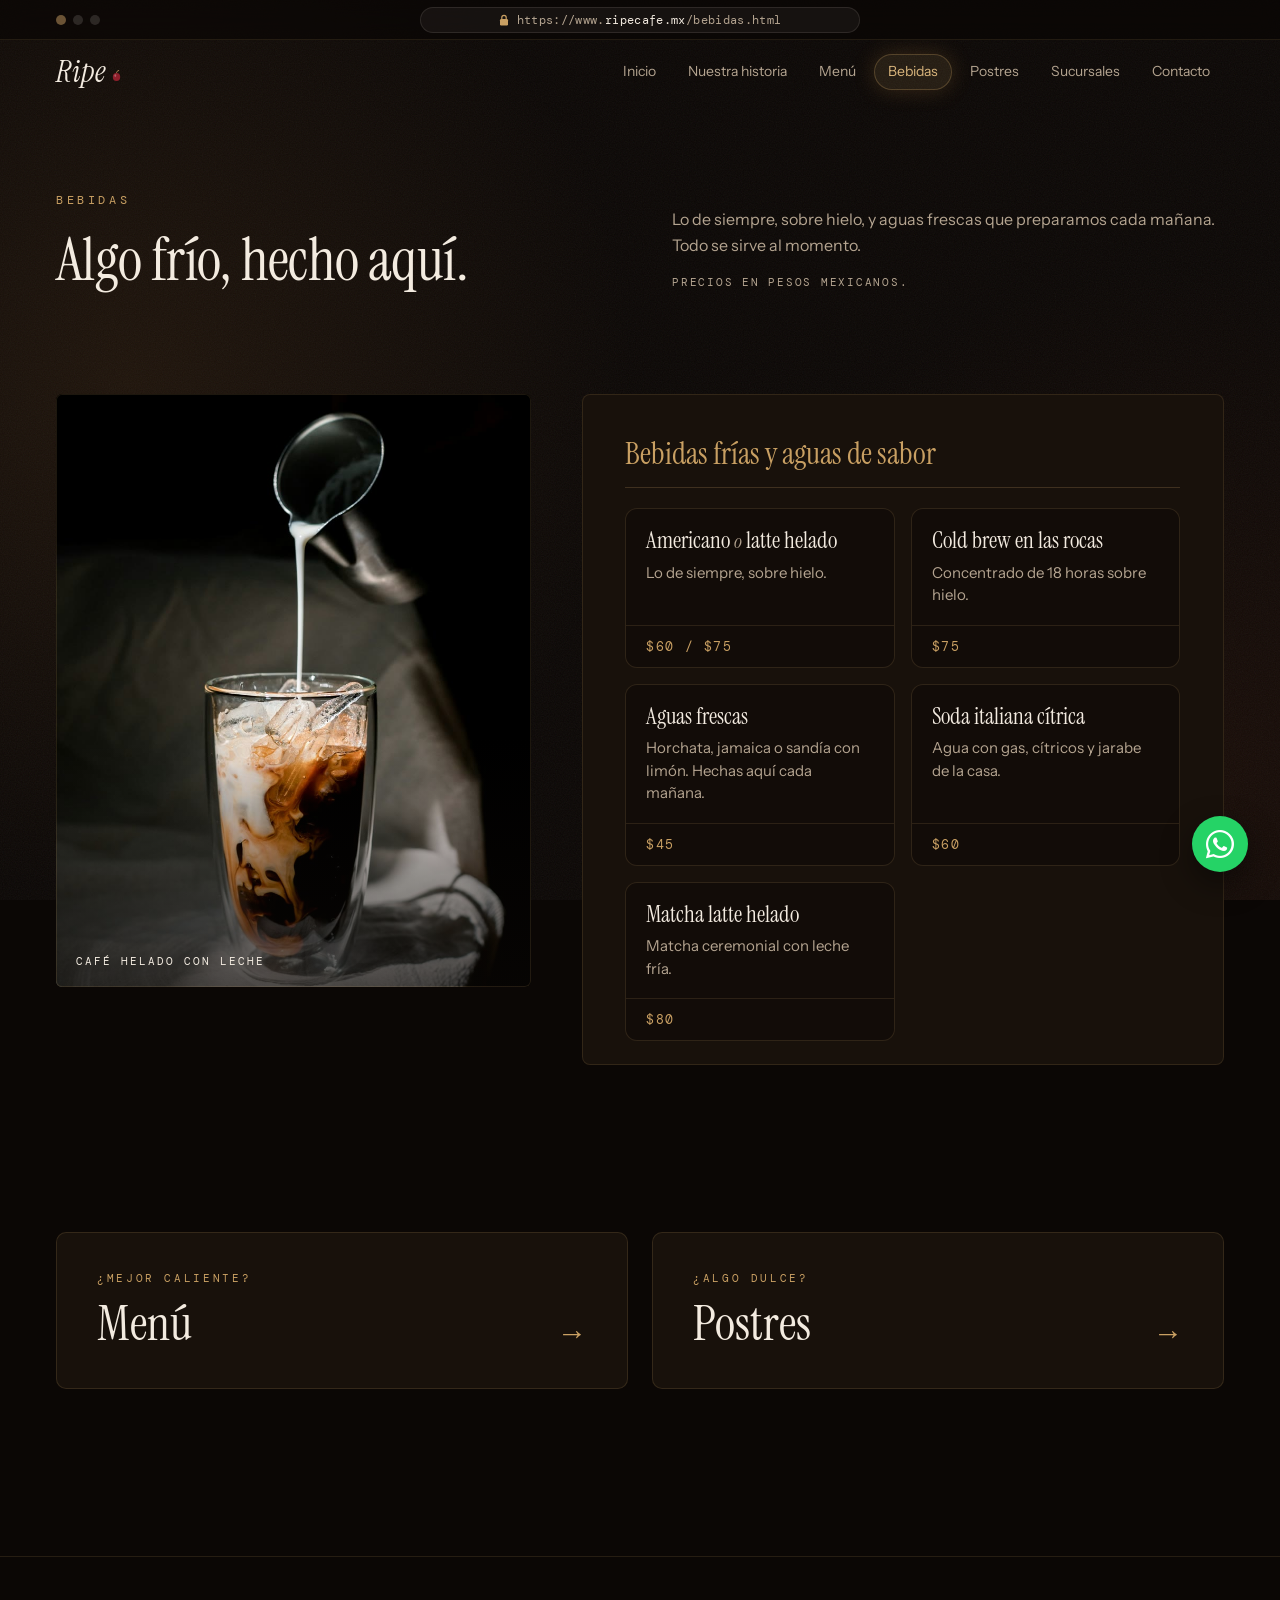
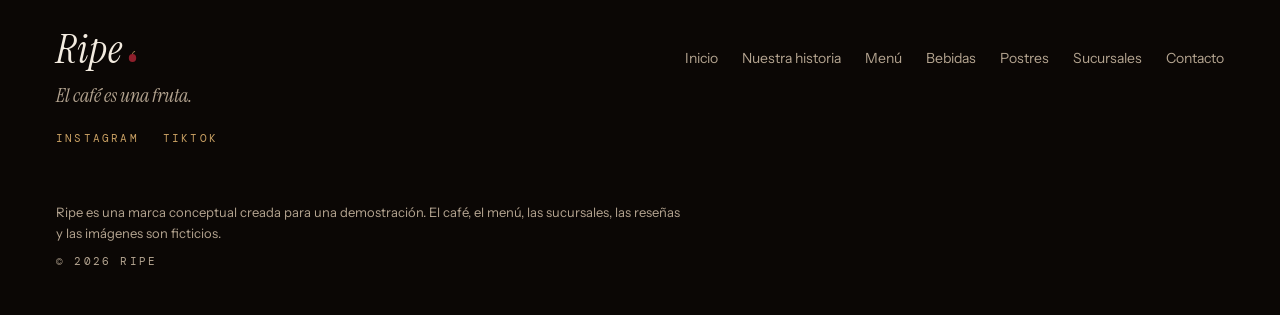
<file: bebidas.html>
<!doctype html>
<html lang="es-MX" data-bs-theme="dark">
<head>
<meta charset="utf-8">
<meta name="viewport" content="width=device-width, initial-scale=1, viewport-fit=cover">
<title>Bebidas frías, cold brew y aguas frescas | Ripe CDMX</title>
<meta name="description" content="Café helado, cold brew de 18 horas, matcha y aguas frescas hechas cada mañana. Bebidas frías con precios en pesos en Ripe, CDMX.">
<meta name="theme-color" content="#0b0705">
<meta property="og:type" content="website">
<meta property="og:title" content="Bebidas frías, cold brew y aguas frescas | Ripe CDMX">
<meta property="og:description" content="Café helado, cold brew de 18 horas, matcha y aguas frescas hechas cada mañana. Bebidas frías con precios en pesos en Ripe, CDMX.">
<meta property="og:url" content="https://darkslategrey-locust-750267.hostingersite.com/bebidas.html">
<meta property="og:image" content="https://darkslategrey-locust-750267.hostingersite.com/assets/og.jpg">
<meta name="twitter:card" content="summary_large_image">
<link rel="icon" href="data:image/svg+xml,%3Csvg xmlns='http://www.w3.org/2000/svg' viewBox='0 0 32 32'%3E%3Cpath d='M16 9c0-3 2-5 5-6' stroke='%23c9a063' stroke-width='2' fill='none' stroke-linecap='round'/%3E%3Cellipse cx='16' cy='19' rx='10' ry='11' fill='%238e1f2b'/%3E%3Cellipse cx='12.5' cy='15' rx='2.6' ry='3.6' fill='%23ffffff' fill-opacity='.3'/%3E%3C/svg%3E">
<link rel="preconnect" href="https://fonts.googleapis.com">
<link rel="preconnect" href="https://fonts.gstatic.com" crossorigin>
<link href="https://fonts.googleapis.com/css2?family=DM+Mono&family=Instrument+Sans:wght@400;500&family=Instrument+Serif:ital@0;1&display=swap" rel="stylesheet">
<link href="https://cdn.jsdelivr.net/npm/bootstrap@5.3.3/dist/css/bootstrap.min.css" rel="stylesheet" integrity="sha384-QWTKZyjpPEjISv5WaRU9OFeRpok6YctnYmDr5pNlyT2bRjXh0JMhjY6hW+ALEwIH" crossorigin="anonymous">
<link href="https://cdn.jsdelivr.net/npm/bootstrap-icons@1.11.3/font/bootstrap-icons.min.css" rel="stylesheet" integrity="sha384-XGjxtQfXaH2tnPFa9x+ruJTuLE3Aa6LhHSWRr1XeTyhezb4abCG4ccI5AkVDxqC+" crossorigin="anonymous">
<link rel="stylesheet" href="estilos.css?v=20261030b">
</head>
<body>
<a class="skip" href="#main">Saltar al contenido</a>
<div class="env" aria-hidden="true"><div class="glow g1"></div><div class="glow g2"></div><div class="grain"></div></div>

<header class="top" id="topbar">
  <div class="chrome" aria-hidden="true">
    <div class="dots"><i></i><i></i><i></i></div>
    <div class="url"><svg viewBox="0 0 10 12"><rect x="1" y="5" width="8" height="6.4" rx="1.2" fill="currentColor"/><path d="M2.8 5V3.6a2.2 2.2 0 0 1 4.4 0V5" stroke="currentColor" stroke-width="1.2" fill="none"/></svg><span>https://www.<b>ripecafe.mx</b>/bebidas.html</span></div>
    <div></div>
  </div>
  <div class="nav">
    <a class="brand" href="index.html" aria-label="Ripe, inicio">
      <span class="brand-word">Ripe</span>
      <svg class="brand-dot" viewBox="0 0 18 22" aria-hidden="true"><path d="M9 6c0-2.6 1.6-4.4 4.4-5" stroke="#c9a063" stroke-width="1.6" fill="none" stroke-linecap="round"/><ellipse cx="9" cy="14" rx="7.4" ry="7.8" fill="#8e1f2b"/><ellipse cx="6.6" cy="11.2" rx="1.8" ry="2.6" fill="#fff" fill-opacity=".28"/></svg>
    </a>
    <nav aria-label="Principal">
      <ul class="nav-links">
        <li><a href="index.html">Inicio</a></li>
        <li><a href="nuestra-historia.html">Nuestra historia</a></li>
        <li><a href="menu.html">Menú</a></li>
        <li><a href="bebidas.html" class="active" aria-current="page">Bebidas</a></li>
        <li><a href="postres.html">Postres</a></li>
        <li><a href="sucursales.html">Sucursales</a></li>
        <li><a href="contacto.html">Contacto</a></li>
      </ul>
    </nav>
    <button class="menu-btn" id="menuBtn" type="button" aria-expanded="false" aria-controls="drawer" aria-label="Abrir navegación"><span></span><span></span></button>
  </div>
</header>

<nav class="drawer" id="drawer" aria-label="Navegación móvil">
  <button class="close" id="drawerClose" type="button" aria-label="Cerrar navegación"></button>
  <a href="index.html">Inicio</a>
  <a href="nuestra-historia.html">Nuestra historia</a>
  <a href="menu.html">Menú</a>
  <a href="bebidas.html" class="active" aria-current="page">Bebidas</a>
  <a href="postres.html">Postres</a>
  <a href="sucursales.html">Sucursales</a>
  <a href="contacto.html">Contacto</a>
  <p class="url-m">www.ripecafe.mx/bebidas.html</p>
</nav>

<main id="main" tabindex="-1">

<section class="sec menu first" id="bebidas">
  <div class="wrap">
    <div class="menu-head reveal">
      <div>
        <p class="kicker">Bebidas</p>
        <h1 class="h2">Algo frío, hecho aquí.</h1>
      </div>
      <div>
        <p class="lede">Lo de siempre, sobre hielo, y aguas frescas que preparamos cada mañana. Todo se sirve al momento.</p>
        <p class="fine">Precios en pesos mexicanos.</p>
      </div>
    </div>
    <div class="rule menu-rule"></div>
    <div class="carta">
      <figure class="carta-media reveal">
        <img src="assets/carta-bebidas.jpg" alt="Leche fría cayendo sobre un café helado con hielo." width="900" height="1125" decoding="async" style="object-position:50% 72%">
        <figcaption>Café helado con leche</figcaption>
      </figure>
      <div class="menu-panel menu-col reveal">
        <h2>Bebidas frías y aguas de sabor</h2>
        <div class="row row-cols-1 row-cols-sm-2 g-3 mt-1 item-cards">
          <div class="col"><article class="card h-100 item-card"><div class="card-body"><h3 class="card-title item-name">Americano <em>o</em> latte helado</h3><p class="card-text item-desc">Lo de siempre, sobre hielo.</p></div><div class="card-footer item-price">$60 / $75</div></article></div>
          <div class="col"><article class="card h-100 item-card"><div class="card-body"><h3 class="card-title item-name">Cold brew en las rocas</h3><p class="card-text item-desc">Concentrado de 18 horas sobre hielo.</p></div><div class="card-footer item-price">$75</div></article></div>
          <div class="col"><article class="card h-100 item-card"><div class="card-body"><h3 class="card-title item-name">Aguas frescas</h3><p class="card-text item-desc">Horchata, jamaica o sandía con limón. Hechas aquí cada mañana.</p></div><div class="card-footer item-price">$45</div></article></div>
          <div class="col"><article class="card h-100 item-card"><div class="card-body"><h3 class="card-title item-name">Soda italiana cítrica</h3><p class="card-text item-desc">Agua con gas, cítricos y jarabe de la casa.</p></div><div class="card-footer item-price">$60</div></article></div>
          <div class="col"><article class="card h-100 item-card"><div class="card-body"><h3 class="card-title item-name">Matcha latte helado</h3><p class="card-text item-desc">Matcha ceremonial con leche fría.</p></div><div class="card-footer item-price">$80</div></article></div>
        </div>
      </div>
    </div>
  </div>
</section>

<section class="sec more-sec" aria-label="Sigue explorando">
  <div class="wrap">
    <div class="more reveal">
      <a class="more-card" href="menu.html"><span class="more-k">¿Mejor caliente?</span><span class="more-t">Menú</span><span class="more-arrow" aria-hidden="true">→</span></a>
      <a class="more-card" href="postres.html"><span class="more-k">¿Algo dulce?</span><span class="more-t">Postres</span><span class="more-arrow" aria-hidden="true">→</span></a>
    </div>
  </div>
</section>

</main>

<a class="btn float-cta" id="floatCta" href="index.html#cup">Tu primer café gratis</a>
<a class="wa-float" id="waFloat" href="https://wa.me/525564545381?text=Hola%2C%20Ripe.%20Quiero%20pedir%20un%20caf%C3%A9%20para%20recoger%20en%20la%20barra.%20%C2%BFQu%C3%A9%20origen%20tienen%20hoy%3F" target="_blank" rel="noopener noreferrer" aria-label="Escríbenos por WhatsApp (se abre en una pestaña nueva)"><i class="bi bi-whatsapp" aria-hidden="true"></i><span class="wa-label">¿Dudas? Escríbenos</span></a>

<footer class="foot">
  <div class="wrap">
    <div class="foot-grid">
      <div>
        <a class="brand" href="index.html" aria-label="Ripe, inicio"><span class="brand-word">Ripe</span><svg class="brand-dot" viewBox="0 0 18 22" aria-hidden="true"><path d="M9 6c0-2.6 1.6-4.4 4.4-5" stroke="#c9a063" stroke-width="1.6" fill="none" stroke-linecap="round"/><ellipse cx="9" cy="14" rx="7.4" ry="7.8" fill="#8e1f2b"/></svg></a>
        <p class="foot-tag">El café es una fruta.</p>
        <p class="foot-social"><a href="https://www.instagram.com/" target="_blank" rel="noopener noreferrer" aria-label="Instagram (se abre en una pestaña nueva)">Instagram</a><a href="https://www.tiktok.com/" target="_blank" rel="noopener noreferrer" aria-label="TikTok (se abre en una pestaña nueva)">TikTok</a></p>
      </div>
      <nav class="foot-links" aria-label="Pie de página">
        <a href="index.html">Inicio</a><a href="nuestra-historia.html">Nuestra historia</a><a href="menu.html">Menú</a><a href="bebidas.html">Bebidas</a><a href="postres.html">Postres</a><a href="sucursales.html">Sucursales</a><a href="contacto.html">Contacto</a>
      </nav>
    </div>
    <p class="disclose">Ripe es una marca conceptual creada para una demostración. El café, el menú, las sucursales, las reseñas y las imágenes son ficticios.</p>
    <p class="copy">© 2026 Ripe</p>
  </div>
</footer>

<script src="https://cdn.jsdelivr.net/npm/bootstrap@5.3.3/dist/js/bootstrap.bundle.min.js" integrity="sha384-YvpcrYf0tY3lHB60NNkmXc5s9fDVZLESaAA55NDzOxhy9GkcIdslK1eN7N6jIeHz" crossorigin="anonymous"></script>
<script src="script.js?v=20261030b"></script>
</body>
</html>
</file>
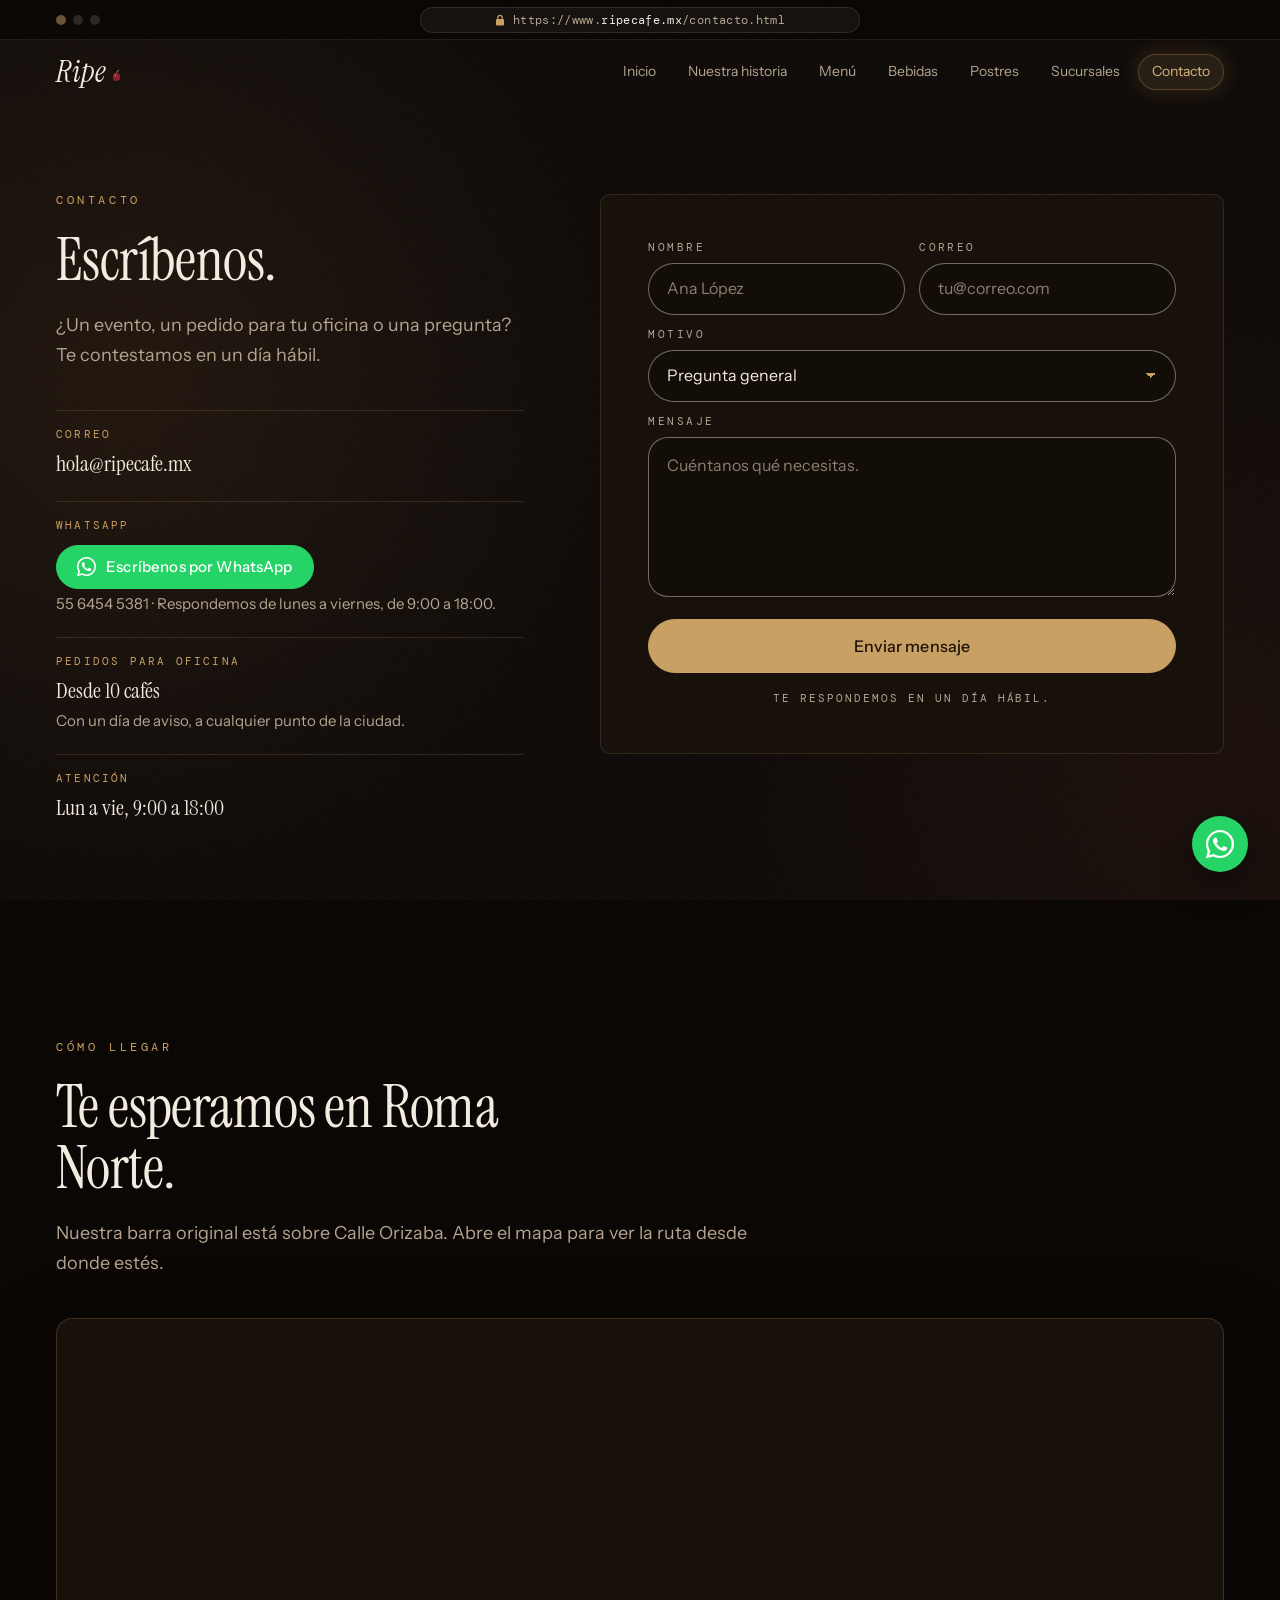
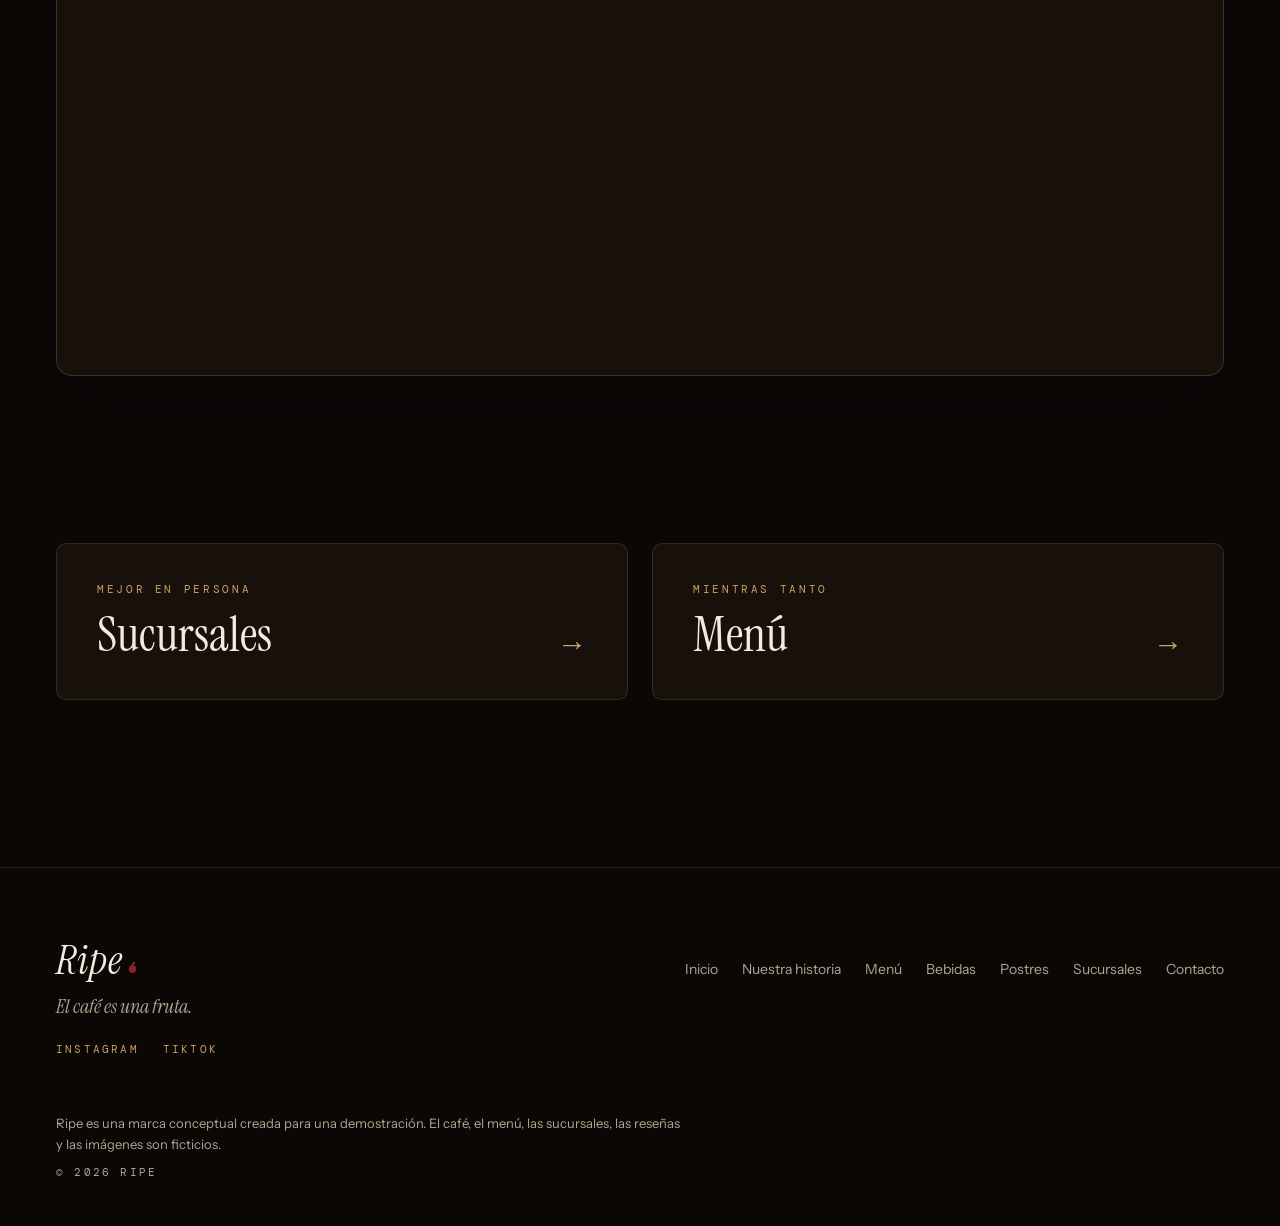
<file: contacto.html>
<!doctype html>
<html lang="es-MX" data-bs-theme="dark">
<head>
<meta charset="utf-8">
<meta name="viewport" content="width=device-width, initial-scale=1, viewport-fit=cover">
<title>Contacto, eventos y pedidos para oficina | Ripe CDMX</title>
<meta name="description" content="Escríbele a Ripe para eventos, pedidos para oficina desde 10 cafés o cualquier duda. Te contestamos en un día hábil.">
<meta name="theme-color" content="#0b0705">
<meta property="og:type" content="website">
<meta property="og:title" content="Contacto, eventos y pedidos para oficina | Ripe CDMX">
<meta property="og:description" content="Escríbele a Ripe para eventos, pedidos para oficina desde 10 cafés o cualquier duda. Te contestamos en un día hábil.">
<meta property="og:url" content="https://darkslategrey-locust-750267.hostingersite.com/contacto.html">
<meta property="og:image" content="https://darkslategrey-locust-750267.hostingersite.com/assets/og.jpg">
<meta name="twitter:card" content="summary_large_image">
<link rel="icon" href="data:image/svg+xml,%3Csvg xmlns='http://www.w3.org/2000/svg' viewBox='0 0 32 32'%3E%3Cpath d='M16 9c0-3 2-5 5-6' stroke='%23c9a063' stroke-width='2' fill='none' stroke-linecap='round'/%3E%3Cellipse cx='16' cy='19' rx='10' ry='11' fill='%238e1f2b'/%3E%3Cellipse cx='12.5' cy='15' rx='2.6' ry='3.6' fill='%23ffffff' fill-opacity='.3'/%3E%3C/svg%3E">
<link rel="preconnect" href="https://fonts.googleapis.com">
<link rel="preconnect" href="https://fonts.gstatic.com" crossorigin>
<link href="https://fonts.googleapis.com/css2?family=DM+Mono&family=Instrument+Sans:wght@400;500&family=Instrument+Serif:ital@0;1&display=swap" rel="stylesheet">
<link href="https://cdn.jsdelivr.net/npm/bootstrap@5.3.3/dist/css/bootstrap.min.css" rel="stylesheet" integrity="sha384-QWTKZyjpPEjISv5WaRU9OFeRpok6YctnYmDr5pNlyT2bRjXh0JMhjY6hW+ALEwIH" crossorigin="anonymous">
<link href="https://cdn.jsdelivr.net/npm/bootstrap-icons@1.11.3/font/bootstrap-icons.min.css" rel="stylesheet" integrity="sha384-XGjxtQfXaH2tnPFa9x+ruJTuLE3Aa6LhHSWRr1XeTyhezb4abCG4ccI5AkVDxqC+" crossorigin="anonymous">
<link rel="stylesheet" href="estilos.css?v=20261030b">
</head>
<body>
<a class="skip" href="#main">Saltar al contenido</a>
<div class="env" aria-hidden="true"><div class="glow g1"></div><div class="glow g2"></div><div class="grain"></div></div>

<header class="top" id="topbar">
  <div class="chrome" aria-hidden="true">
    <div class="dots"><i></i><i></i><i></i></div>
    <div class="url"><svg viewBox="0 0 10 12"><rect x="1" y="5" width="8" height="6.4" rx="1.2" fill="currentColor"/><path d="M2.8 5V3.6a2.2 2.2 0 0 1 4.4 0V5" stroke="currentColor" stroke-width="1.2" fill="none"/></svg><span>https://www.<b>ripecafe.mx</b>/contacto.html</span></div>
    <div></div>
  </div>
  <div class="nav">
    <a class="brand" href="index.html" aria-label="Ripe, inicio">
      <span class="brand-word">Ripe</span>
      <svg class="brand-dot" viewBox="0 0 18 22" aria-hidden="true"><path d="M9 6c0-2.6 1.6-4.4 4.4-5" stroke="#c9a063" stroke-width="1.6" fill="none" stroke-linecap="round"/><ellipse cx="9" cy="14" rx="7.4" ry="7.8" fill="#8e1f2b"/><ellipse cx="6.6" cy="11.2" rx="1.8" ry="2.6" fill="#fff" fill-opacity=".28"/></svg>
    </a>
    <nav aria-label="Principal">
      <ul class="nav-links">
        <li><a href="index.html">Inicio</a></li>
        <li><a href="nuestra-historia.html">Nuestra historia</a></li>
        <li><a href="menu.html">Menú</a></li>
        <li><a href="bebidas.html">Bebidas</a></li>
        <li><a href="postres.html">Postres</a></li>
        <li><a href="sucursales.html">Sucursales</a></li>
        <li><a href="contacto.html" class="active" aria-current="page">Contacto</a></li>
      </ul>
    </nav>
    <button class="menu-btn" id="menuBtn" type="button" aria-expanded="false" aria-controls="drawer" aria-label="Abrir navegación"><span></span><span></span></button>
  </div>
</header>

<nav class="drawer" id="drawer" aria-label="Navegación móvil">
  <button class="close" id="drawerClose" type="button" aria-label="Cerrar navegación"></button>
  <a href="index.html">Inicio</a>
  <a href="nuestra-historia.html">Nuestra historia</a>
  <a href="menu.html">Menú</a>
  <a href="bebidas.html">Bebidas</a>
  <a href="postres.html">Postres</a>
  <a href="sucursales.html">Sucursales</a>
  <a href="contacto.html" class="active" aria-current="page">Contacto</a>
  <p class="url-m">www.ripecafe.mx/contacto.html</p>
</nav>

<main id="main" tabindex="-1">

<section class="sec contact first" id="contacto">
  <div class="wrap contact-grid">
    <div class="reveal">
      <p class="kicker">Contacto</p>
      <h1 class="h2">Escríbenos.</h1>
      <p class="lede">¿Un evento, un pedido para tu oficina o una pregunta? Te contestamos en un día hábil.</p>
      <dl class="info">
        <div><dt>Correo</dt><dd>hola@ripecafe.mx</dd></div>
        <div><dt>WhatsApp</dt><dd><a class="btn wa-btn" href="https://wa.me/525564545381?text=Hola%2C%20Ripe.%20Quiero%20cotizar%20caf%C3%A9%20para%20un%20evento%20o%20para%20mi%20oficina.%20%C2%BFMe%20pasan%20opciones%20y%20precios%3F" target="_blank" rel="noopener noreferrer"><i class="bi bi-whatsapp" aria-hidden="true"></i> Escríbenos por WhatsApp</a><small>55 6454 5381 · Respondemos de lunes a viernes, de 9:00 a 18:00.</small></dd></div>
        <div><dt>Pedidos para oficina</dt><dd>Desde 10 cafés<small>Con un día de aviso, a cualquier punto de la ciudad.</small></dd></div>
        <div><dt>Atención</dt><dd>Lun a vie, 9:00 a 18:00</dd></div>
      </dl>
    </div>
    <div class="contact-card reveal">
      <!-- Formspree: los mensajes llegan al correo de la cuenta de Formspree -->
      <form class="form needs-validation" id="contactForm" action="https://formspree.io/f/mgaazdon" method="POST" novalidate>
        <input type="hidden" name="_subject" value="Nuevo mensaje desde Contacto · Ripe">
        <input type="text" name="_gotcha" class="hp" tabindex="-1" autocomplete="off" aria-hidden="true">
        <div class="field"><label for="c-nombre">Nombre</label><input class="form-control" id="c-nombre" name="nombre" type="text" autocomplete="name" placeholder="Ana López" required><div class="invalid-feedback">Escribe tu nombre.</div></div>
        <div class="field"><label for="c-correo">Correo</label><input class="form-control" id="c-correo" name="email" type="email" autocomplete="email" inputmode="email" placeholder="tu@correo.com" pattern="[^@\s]+@[^@\s]+\.[^@\s]{2,}" required><div class="invalid-feedback">Revisa tu correo. Debe verse así: ana@correo.com</div></div>
        <div class="field full"><label for="c-motivo">Motivo</label>
          <select id="c-motivo" name="motivo">
            <option>Pregunta general</option>
            <option>Eventos y pedidos grandes</option>
            <option>Trabajar con nosotros</option>
            <option>Otro</option>
          </select>
        </div>
        <div class="field full"><label for="c-mensaje">Mensaje</label><textarea class="form-control" id="c-mensaje" name="mensaje" placeholder="Cuéntanos qué necesitas." required></textarea><div class="invalid-feedback">Cuéntanos en qué te podemos ayudar.</div></div>
        <button class="btn" type="submit">Enviar mensaje</button>
        <p class="micro">Te respondemos en un día hábil.</p>
        <p class="form-error" role="alert" hidden>No pudimos enviar tu mensaje. Revisa tu conexión e inténtalo de nuevo, o escríbenos por WhatsApp al 55 6454 5381.</p>
      </form>
      <p class="ok" id="contactOk" tabindex="-1" role="status" hidden>Gracias, <span data-name></span>. Te escribimos muy pronto.</p>
    </div>
  </div>
</section>

<section class="sec map-sec" id="como-llegar" aria-labelledby="mapTitle">
  <div class="wrap">
    <div class="reveal">
      <p class="kicker">Cómo llegar</p>
      <h2 class="h2" id="mapTitle">Te esperamos en Roma Norte.</h2>
      <p class="lede">Nuestra barra original está sobre Calle Orizaba. Abre el mapa para ver la ruta desde donde estés.</p>
    </div>
    <!-- Google Maps: iframe copiado de Compartir > Insertar un mapa -->
    <div class="embed-frame ratio ratio-16x9 reveal">
      <iframe src="https://www.google.com/maps/embed?pb=!1m18!1m12!1m3!1d3762.86600413493!2d-99.15967909999999!3d19.4181947!2m3!1f0!2f0!3f0!3m2!1i1024!2i768!4f13.1!3m3!1m2!1s0x85d1ff3cea629be5%3A0xa6e5e45d77b34bab!2sC.%20Orizaba%2C%20Roma%20Nte.%2C%2006700%20Ciudad%20de%20M%C3%A9xico%2C%20CDMX!5e0!3m2!1ses!2smx!4v1793387386563!5m2!1ses!2smx" title="Mapa de Google Maps: Calle Orizaba, Roma Norte, Ciudad de México" style="border:0;" allowfullscreen="" loading="lazy" referrerpolicy="strict-origin-when-cross-origin"></iframe>
    </div>
  </div>
</section>

<section class="sec more-sec" aria-label="Sigue explorando">
  <div class="wrap">
    <div class="more reveal">
      <a class="more-card" href="sucursales.html"><span class="more-k">Mejor en persona</span><span class="more-t">Sucursales</span><span class="more-arrow" aria-hidden="true">→</span></a>
      <a class="more-card" href="menu.html"><span class="more-k">Mientras tanto</span><span class="more-t">Menú</span><span class="more-arrow" aria-hidden="true">→</span></a>
    </div>
  </div>
</section>

</main>

<a class="wa-float" id="waFloat" href="https://wa.me/525564545381?text=Hola%2C%20Ripe.%20Quiero%20pedir%20un%20caf%C3%A9%20para%20recoger%20en%20la%20barra.%20%C2%BFQu%C3%A9%20origen%20tienen%20hoy%3F" target="_blank" rel="noopener noreferrer" aria-label="Escríbenos por WhatsApp (se abre en una pestaña nueva)"><i class="bi bi-whatsapp" aria-hidden="true"></i><span class="wa-label">¿Dudas? Escríbenos</span></a>

<footer class="foot">
  <div class="wrap">
    <div class="foot-grid">
      <div>
        <a class="brand" href="index.html" aria-label="Ripe, inicio"><span class="brand-word">Ripe</span><svg class="brand-dot" viewBox="0 0 18 22" aria-hidden="true"><path d="M9 6c0-2.6 1.6-4.4 4.4-5" stroke="#c9a063" stroke-width="1.6" fill="none" stroke-linecap="round"/><ellipse cx="9" cy="14" rx="7.4" ry="7.8" fill="#8e1f2b"/></svg></a>
        <p class="foot-tag">El café es una fruta.</p>
        <p class="foot-social"><a href="https://www.instagram.com/" target="_blank" rel="noopener noreferrer" aria-label="Instagram (se abre en una pestaña nueva)">Instagram</a><a href="https://www.tiktok.com/" target="_blank" rel="noopener noreferrer" aria-label="TikTok (se abre en una pestaña nueva)">TikTok</a></p>
      </div>
      <nav class="foot-links" aria-label="Pie de página">
        <a href="index.html">Inicio</a><a href="nuestra-historia.html">Nuestra historia</a><a href="menu.html">Menú</a><a href="bebidas.html">Bebidas</a><a href="postres.html">Postres</a><a href="sucursales.html">Sucursales</a><a href="contacto.html">Contacto</a>
      </nav>
    </div>
    <p class="disclose">Ripe es una marca conceptual creada para una demostración. El café, el menú, las sucursales, las reseñas y las imágenes son ficticios.</p>
    <p class="copy">© 2026 Ripe</p>
  </div>
</footer>

<script src="https://cdn.jsdelivr.net/npm/bootstrap@5.3.3/dist/js/bootstrap.bundle.min.js" integrity="sha384-YvpcrYf0tY3lHB60NNkmXc5s9fDVZLESaAA55NDzOxhy9GkcIdslK1eN7N6jIeHz" crossorigin="anonymous"></script>
<script src="script.js?v=20261030b"></script>
</body>
</html>
</file>
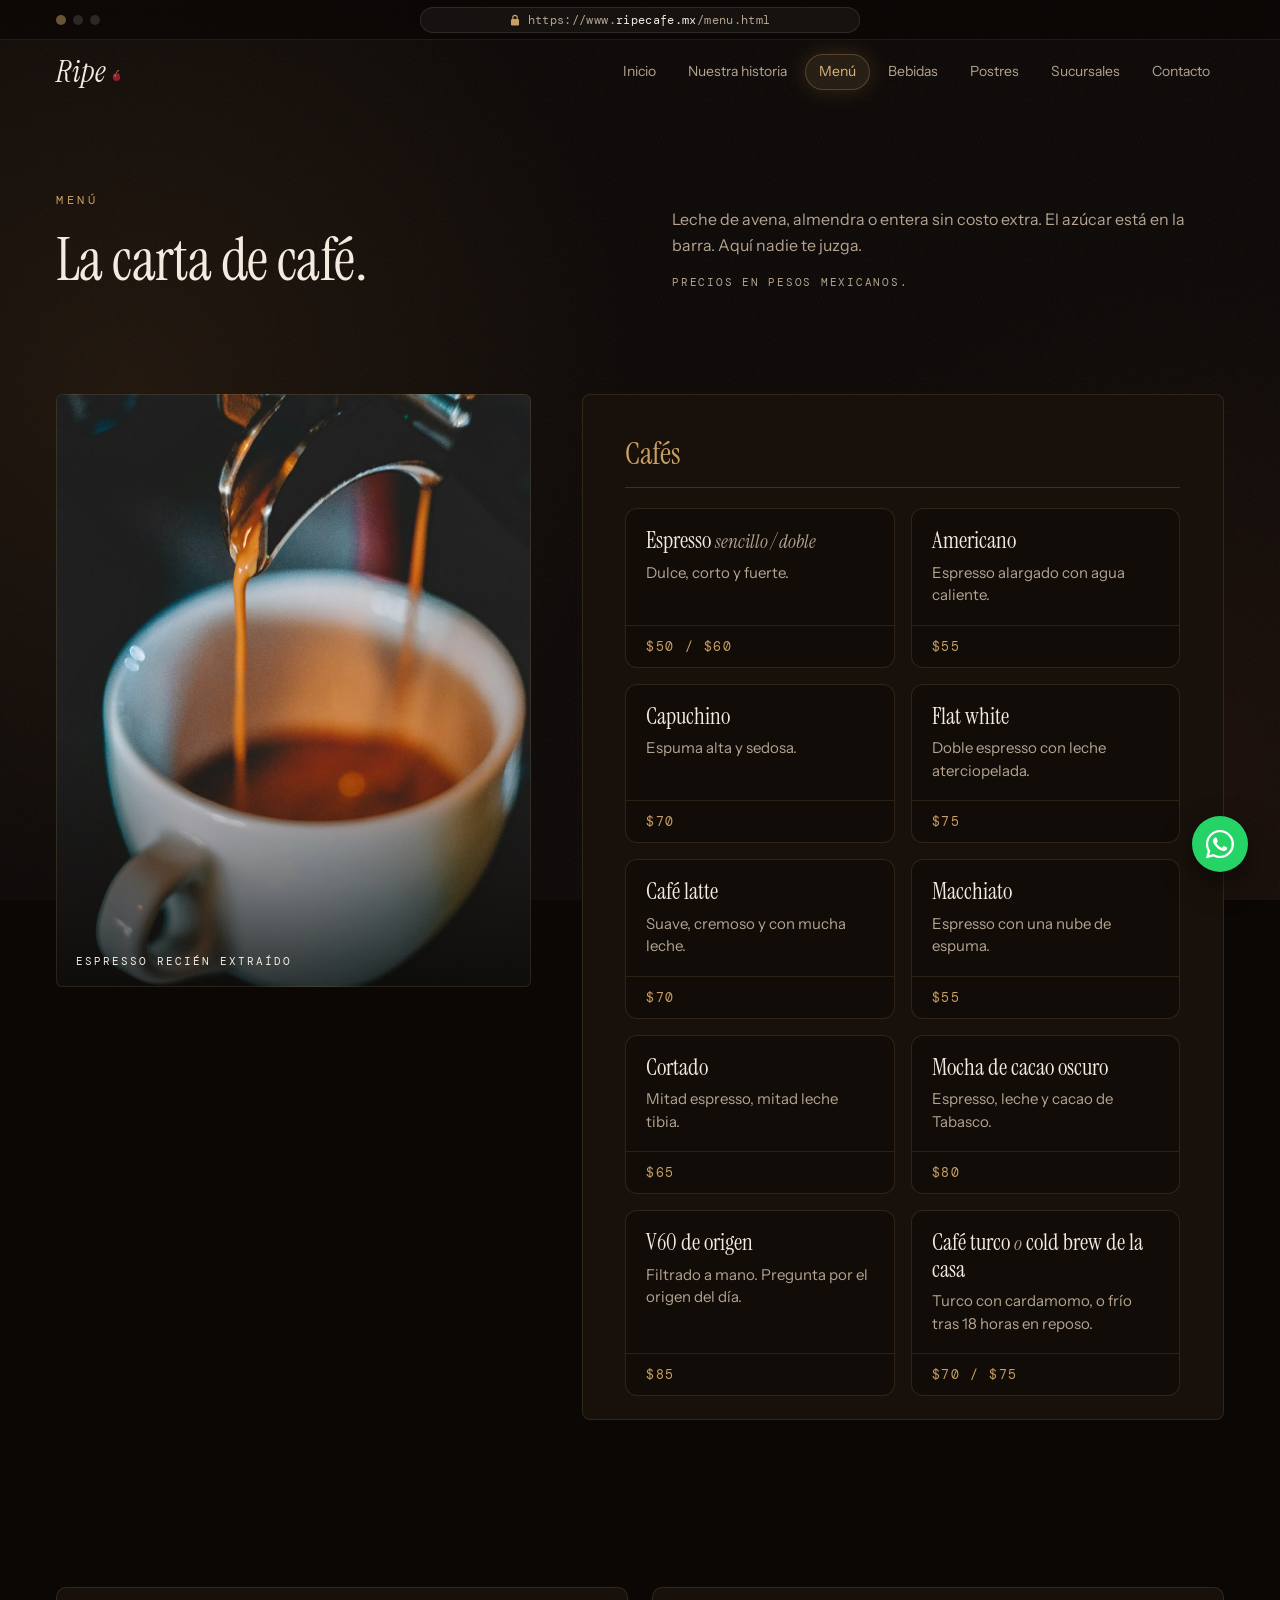
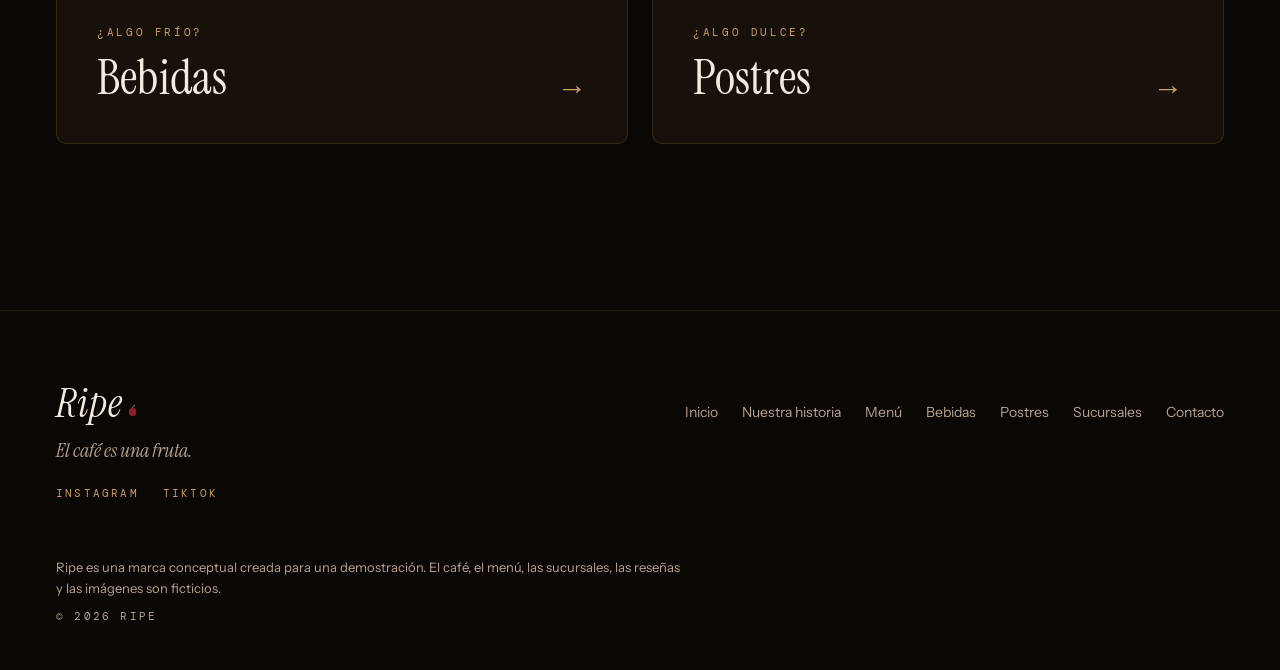
<file: menu.html>
<!doctype html>
<html lang="es-MX" data-bs-theme="dark">
<head>
<meta charset="utf-8">
<meta name="viewport" content="width=device-width, initial-scale=1, viewport-fit=cover">
<title>Menú de café de especialidad y precios | Ripe CDMX</title>
<meta name="description" content="Diez cafés de especialidad, del espresso al V60 de origen, con precios en pesos. Leche de avena o almendra sin costo extra en Ripe, CDMX.">
<meta name="theme-color" content="#0b0705">
<meta property="og:type" content="website">
<meta property="og:title" content="Menú de café de especialidad y precios | Ripe CDMX">
<meta property="og:description" content="Diez cafés de especialidad, del espresso al V60 de origen, con precios en pesos. Leche de avena o almendra sin costo extra en Ripe, CDMX.">
<meta property="og:url" content="https://darkslategrey-locust-750267.hostingersite.com/menu.html">
<meta property="og:image" content="https://darkslategrey-locust-750267.hostingersite.com/assets/og.jpg">
<meta name="twitter:card" content="summary_large_image">
<link rel="icon" href="data:image/svg+xml,%3Csvg xmlns='http://www.w3.org/2000/svg' viewBox='0 0 32 32'%3E%3Cpath d='M16 9c0-3 2-5 5-6' stroke='%23c9a063' stroke-width='2' fill='none' stroke-linecap='round'/%3E%3Cellipse cx='16' cy='19' rx='10' ry='11' fill='%238e1f2b'/%3E%3Cellipse cx='12.5' cy='15' rx='2.6' ry='3.6' fill='%23ffffff' fill-opacity='.3'/%3E%3C/svg%3E">
<link rel="preconnect" href="https://fonts.googleapis.com">
<link rel="preconnect" href="https://fonts.gstatic.com" crossorigin>
<link href="https://fonts.googleapis.com/css2?family=DM+Mono&family=Instrument+Sans:wght@400;500&family=Instrument+Serif:ital@0;1&display=swap" rel="stylesheet">
<link href="https://cdn.jsdelivr.net/npm/bootstrap@5.3.3/dist/css/bootstrap.min.css" rel="stylesheet" integrity="sha384-QWTKZyjpPEjISv5WaRU9OFeRpok6YctnYmDr5pNlyT2bRjXh0JMhjY6hW+ALEwIH" crossorigin="anonymous">
<link href="https://cdn.jsdelivr.net/npm/bootstrap-icons@1.11.3/font/bootstrap-icons.min.css" rel="stylesheet" integrity="sha384-XGjxtQfXaH2tnPFa9x+ruJTuLE3Aa6LhHSWRr1XeTyhezb4abCG4ccI5AkVDxqC+" crossorigin="anonymous">
<link rel="stylesheet" href="estilos.css?v=20261030b">
</head>
<body>
<a class="skip" href="#main">Saltar al contenido</a>
<div class="env" aria-hidden="true"><div class="glow g1"></div><div class="glow g2"></div><div class="grain"></div></div>

<header class="top" id="topbar">
  <div class="chrome" aria-hidden="true">
    <div class="dots"><i></i><i></i><i></i></div>
    <div class="url"><svg viewBox="0 0 10 12"><rect x="1" y="5" width="8" height="6.4" rx="1.2" fill="currentColor"/><path d="M2.8 5V3.6a2.2 2.2 0 0 1 4.4 0V5" stroke="currentColor" stroke-width="1.2" fill="none"/></svg><span>https://www.<b>ripecafe.mx</b>/menu.html</span></div>
    <div></div>
  </div>
  <div class="nav">
    <a class="brand" href="index.html" aria-label="Ripe, inicio">
      <span class="brand-word">Ripe</span>
      <svg class="brand-dot" viewBox="0 0 18 22" aria-hidden="true"><path d="M9 6c0-2.6 1.6-4.4 4.4-5" stroke="#c9a063" stroke-width="1.6" fill="none" stroke-linecap="round"/><ellipse cx="9" cy="14" rx="7.4" ry="7.8" fill="#8e1f2b"/><ellipse cx="6.6" cy="11.2" rx="1.8" ry="2.6" fill="#fff" fill-opacity=".28"/></svg>
    </a>
    <nav aria-label="Principal">
      <ul class="nav-links">
        <li><a href="index.html">Inicio</a></li>
        <li><a href="nuestra-historia.html">Nuestra historia</a></li>
        <li><a href="menu.html" class="active" aria-current="page">Menú</a></li>
        <li><a href="bebidas.html">Bebidas</a></li>
        <li><a href="postres.html">Postres</a></li>
        <li><a href="sucursales.html">Sucursales</a></li>
        <li><a href="contacto.html">Contacto</a></li>
      </ul>
    </nav>
    <button class="menu-btn" id="menuBtn" type="button" aria-expanded="false" aria-controls="drawer" aria-label="Abrir navegación"><span></span><span></span></button>
  </div>
</header>

<nav class="drawer" id="drawer" aria-label="Navegación móvil">
  <button class="close" id="drawerClose" type="button" aria-label="Cerrar navegación"></button>
  <a href="index.html">Inicio</a>
  <a href="nuestra-historia.html">Nuestra historia</a>
  <a href="menu.html" class="active" aria-current="page">Menú</a>
  <a href="bebidas.html">Bebidas</a>
  <a href="postres.html">Postres</a>
  <a href="sucursales.html">Sucursales</a>
  <a href="contacto.html">Contacto</a>
  <p class="url-m">www.ripecafe.mx/menu.html</p>
</nav>

<main id="main" tabindex="-1">

<section class="sec menu first" id="menu">
  <div class="wrap">
    <div class="menu-head reveal">
      <div>
        <p class="kicker">Menú</p>
        <h1 class="h2">La carta de café.</h1>
      </div>
      <div>
        <p class="lede">Leche de avena, almendra o entera sin costo extra. El azúcar está en la barra. Aquí nadie te juzga.</p>
        <p class="fine">Precios en pesos mexicanos.</p>
      </div>
    </div>
    <div class="rule menu-rule"></div>
    <div class="carta">
      <figure class="carta-media reveal">
        <img src="assets/carta-menu.jpg" alt="Espresso cayendo del portafiltro a una taza blanca." width="900" height="1125" decoding="async" style="object-position:40% 50%">
        <figcaption>Espresso recién extraído</figcaption>
      </figure>
      <div class="menu-panel menu-col reveal">
        <h2>Cafés</h2>
        <div class="row row-cols-1 row-cols-sm-2 g-3 mt-1 item-cards">
          <div class="col"><article class="card h-100 item-card"><div class="card-body"><h3 class="card-title item-name">Espresso <em>sencillo / doble</em></h3><p class="card-text item-desc">Dulce, corto y fuerte.</p></div><div class="card-footer item-price">$50 / $60</div></article></div>
          <div class="col"><article class="card h-100 item-card"><div class="card-body"><h3 class="card-title item-name">Americano</h3><p class="card-text item-desc">Espresso alargado con agua caliente.</p></div><div class="card-footer item-price">$55</div></article></div>
          <div class="col"><article class="card h-100 item-card"><div class="card-body"><h3 class="card-title item-name">Capuchino</h3><p class="card-text item-desc">Espuma alta y sedosa.</p></div><div class="card-footer item-price">$70</div></article></div>
          <div class="col"><article class="card h-100 item-card"><div class="card-body"><h3 class="card-title item-name">Flat white</h3><p class="card-text item-desc">Doble espresso con leche aterciopelada.</p></div><div class="card-footer item-price">$75</div></article></div>
          <div class="col"><article class="card h-100 item-card"><div class="card-body"><h3 class="card-title item-name">Café latte</h3><p class="card-text item-desc">Suave, cremoso y con mucha leche.</p></div><div class="card-footer item-price">$70</div></article></div>
          <div class="col"><article class="card h-100 item-card"><div class="card-body"><h3 class="card-title item-name">Macchiato</h3><p class="card-text item-desc">Espresso con una nube de espuma.</p></div><div class="card-footer item-price">$55</div></article></div>
          <div class="col"><article class="card h-100 item-card"><div class="card-body"><h3 class="card-title item-name">Cortado</h3><p class="card-text item-desc">Mitad espresso, mitad leche tibia.</p></div><div class="card-footer item-price">$65</div></article></div>
          <div class="col"><article class="card h-100 item-card"><div class="card-body"><h3 class="card-title item-name">Mocha de cacao oscuro</h3><p class="card-text item-desc">Espresso, leche y cacao de Tabasco.</p></div><div class="card-footer item-price">$80</div></article></div>
          <div class="col"><article class="card h-100 item-card"><div class="card-body"><h3 class="card-title item-name">V60 de origen</h3><p class="card-text item-desc">Filtrado a mano. Pregunta por el origen del día.</p></div><div class="card-footer item-price">$85</div></article></div>
          <div class="col"><article class="card h-100 item-card"><div class="card-body"><h3 class="card-title item-name">Café turco <em>o</em> cold brew de la casa</h3><p class="card-text item-desc">Turco con cardamomo, o frío tras 18 horas en reposo.</p></div><div class="card-footer item-price">$70 / $75</div></article></div>
        </div>
      </div>
    </div>
  </div>
</section>

<section class="sec more-sec" aria-label="Sigue explorando">
  <div class="wrap">
    <div class="more reveal">
      <a class="more-card" href="bebidas.html"><span class="more-k">¿Algo frío?</span><span class="more-t">Bebidas</span><span class="more-arrow" aria-hidden="true">→</span></a>
      <a class="more-card" href="postres.html"><span class="more-k">¿Algo dulce?</span><span class="more-t">Postres</span><span class="more-arrow" aria-hidden="true">→</span></a>
    </div>
  </div>
</section>

</main>

<a class="btn float-cta" id="floatCta" href="index.html#cup">Tu primer café gratis</a>
<a class="wa-float" id="waFloat" href="https://wa.me/525564545381?text=Hola%2C%20Ripe.%20Quiero%20pedir%20un%20caf%C3%A9%20para%20recoger%20en%20la%20barra.%20%C2%BFQu%C3%A9%20origen%20tienen%20hoy%3F" target="_blank" rel="noopener noreferrer" aria-label="Escríbenos por WhatsApp (se abre en una pestaña nueva)"><i class="bi bi-whatsapp" aria-hidden="true"></i><span class="wa-label">¿Dudas? Escríbenos</span></a>

<footer class="foot">
  <div class="wrap">
    <div class="foot-grid">
      <div>
        <a class="brand" href="index.html" aria-label="Ripe, inicio"><span class="brand-word">Ripe</span><svg class="brand-dot" viewBox="0 0 18 22" aria-hidden="true"><path d="M9 6c0-2.6 1.6-4.4 4.4-5" stroke="#c9a063" stroke-width="1.6" fill="none" stroke-linecap="round"/><ellipse cx="9" cy="14" rx="7.4" ry="7.8" fill="#8e1f2b"/></svg></a>
        <p class="foot-tag">El café es una fruta.</p>
        <p class="foot-social"><a href="https://www.instagram.com/" target="_blank" rel="noopener noreferrer" aria-label="Instagram (se abre en una pestaña nueva)">Instagram</a><a href="https://www.tiktok.com/" target="_blank" rel="noopener noreferrer" aria-label="TikTok (se abre en una pestaña nueva)">TikTok</a></p>
      </div>
      <nav class="foot-links" aria-label="Pie de página">
        <a href="index.html">Inicio</a><a href="nuestra-historia.html">Nuestra historia</a><a href="menu.html">Menú</a><a href="bebidas.html">Bebidas</a><a href="postres.html">Postres</a><a href="sucursales.html">Sucursales</a><a href="contacto.html">Contacto</a>
      </nav>
    </div>
    <p class="disclose">Ripe es una marca conceptual creada para una demostración. El café, el menú, las sucursales, las reseñas y las imágenes son ficticios.</p>
    <p class="copy">© 2026 Ripe</p>
  </div>
</footer>

<script src="https://cdn.jsdelivr.net/npm/bootstrap@5.3.3/dist/js/bootstrap.bundle.min.js" integrity="sha384-YvpcrYf0tY3lHB60NNkmXc5s9fDVZLESaAA55NDzOxhy9GkcIdslK1eN7N6jIeHz" crossorigin="anonymous"></script>
<script src="script.js?v=20261030b"></script>
</body>
</html>
</file>
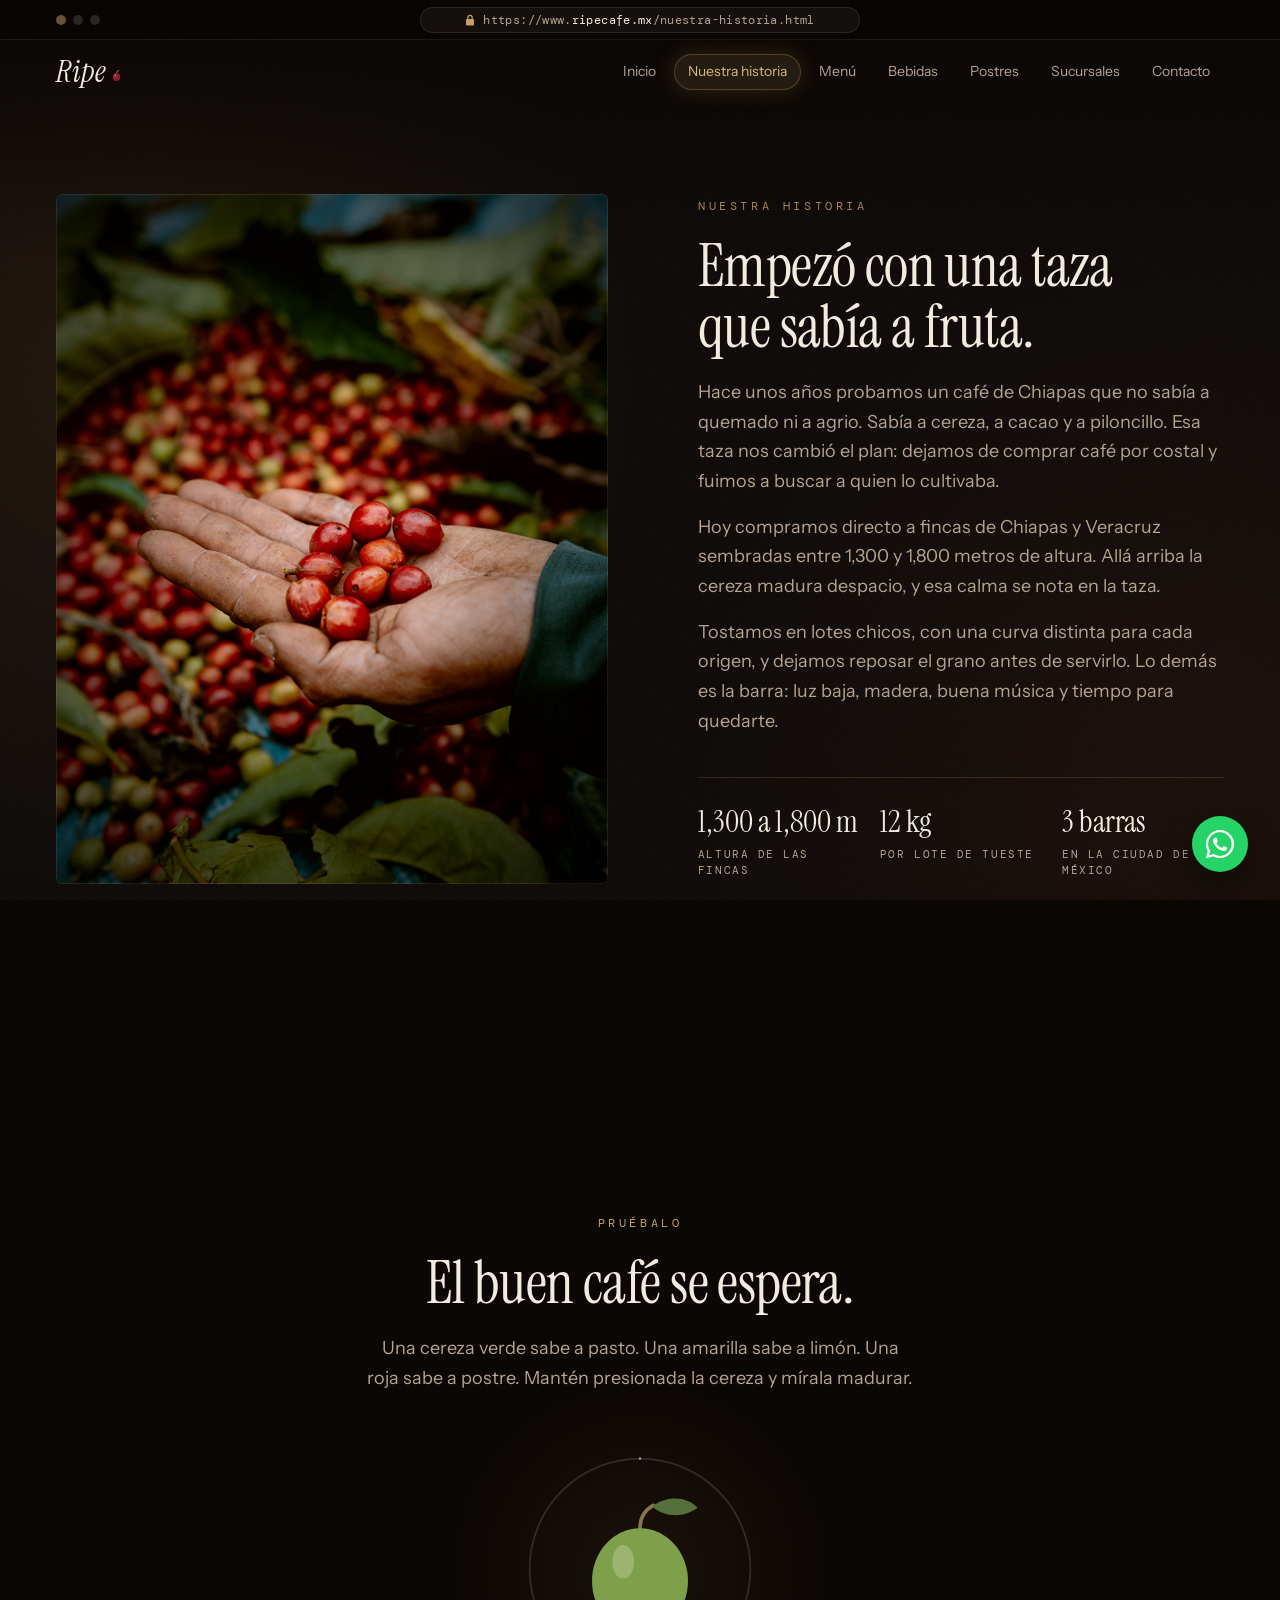
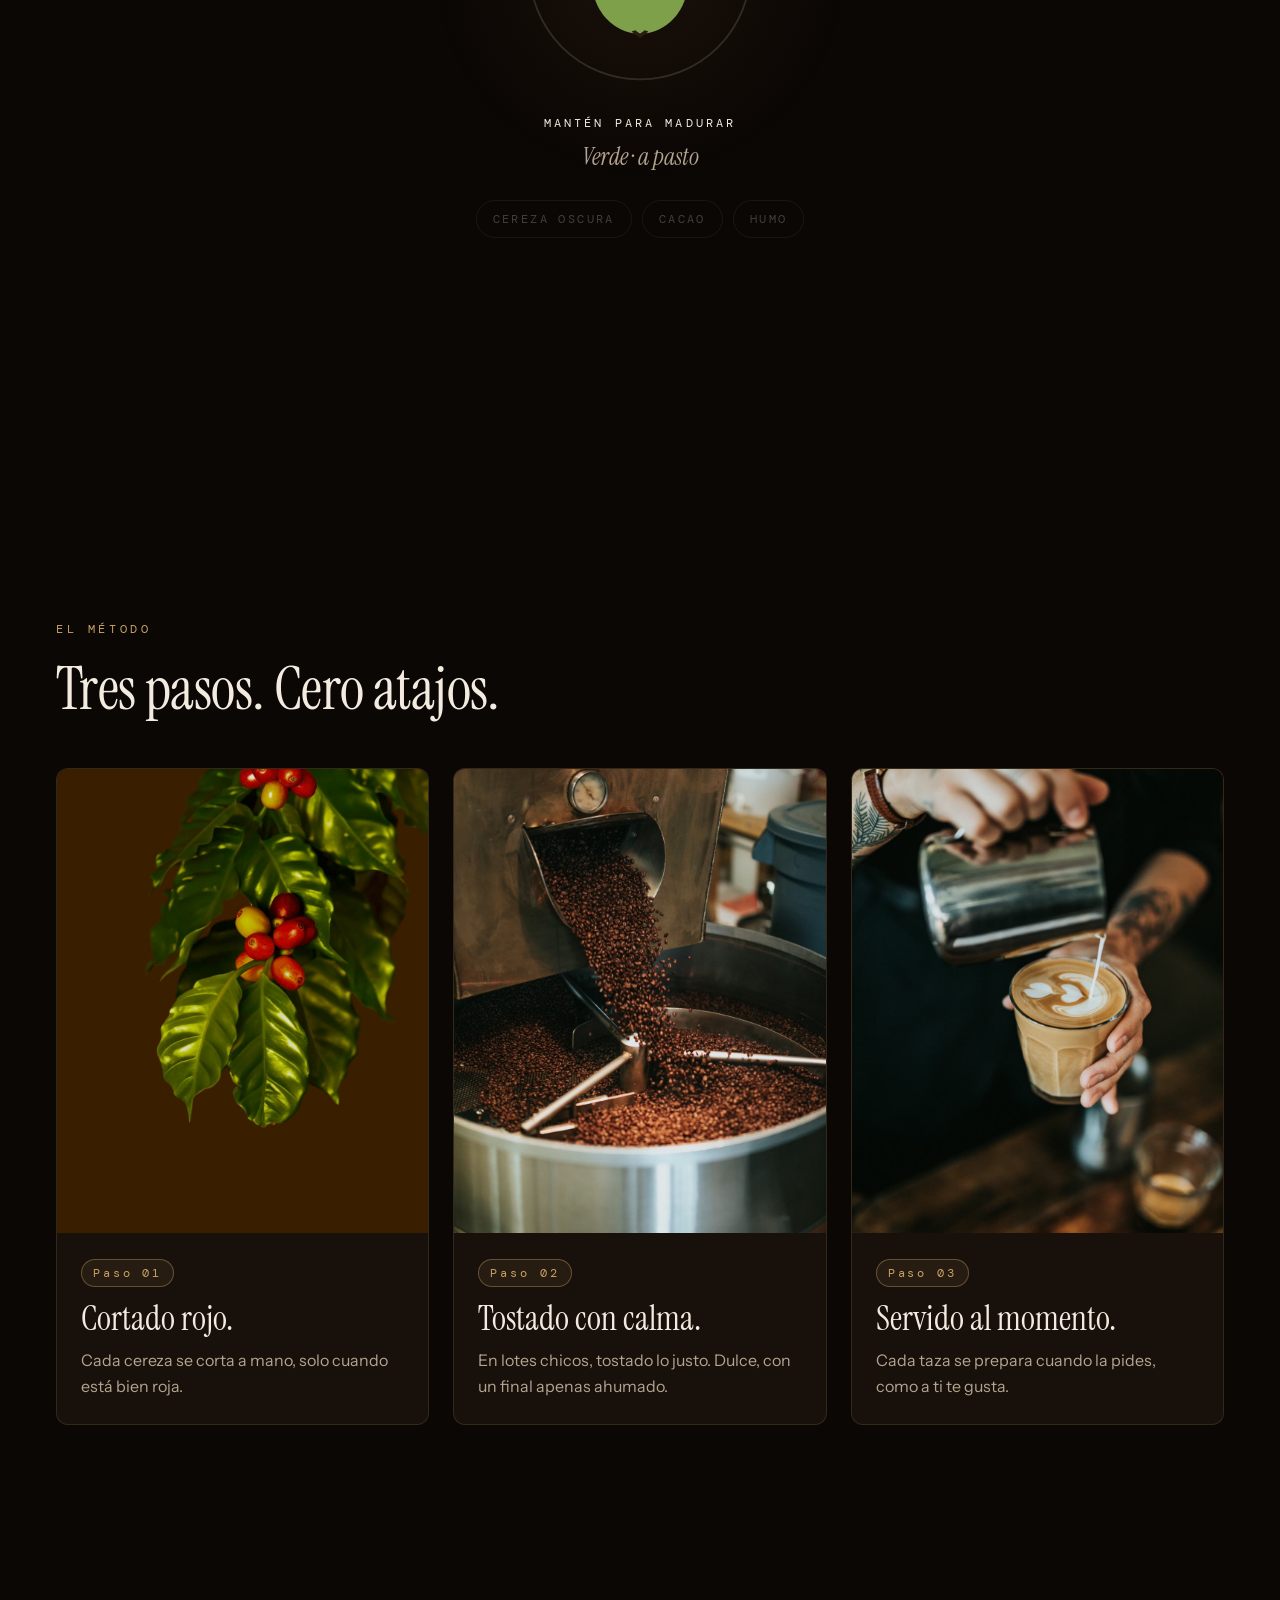
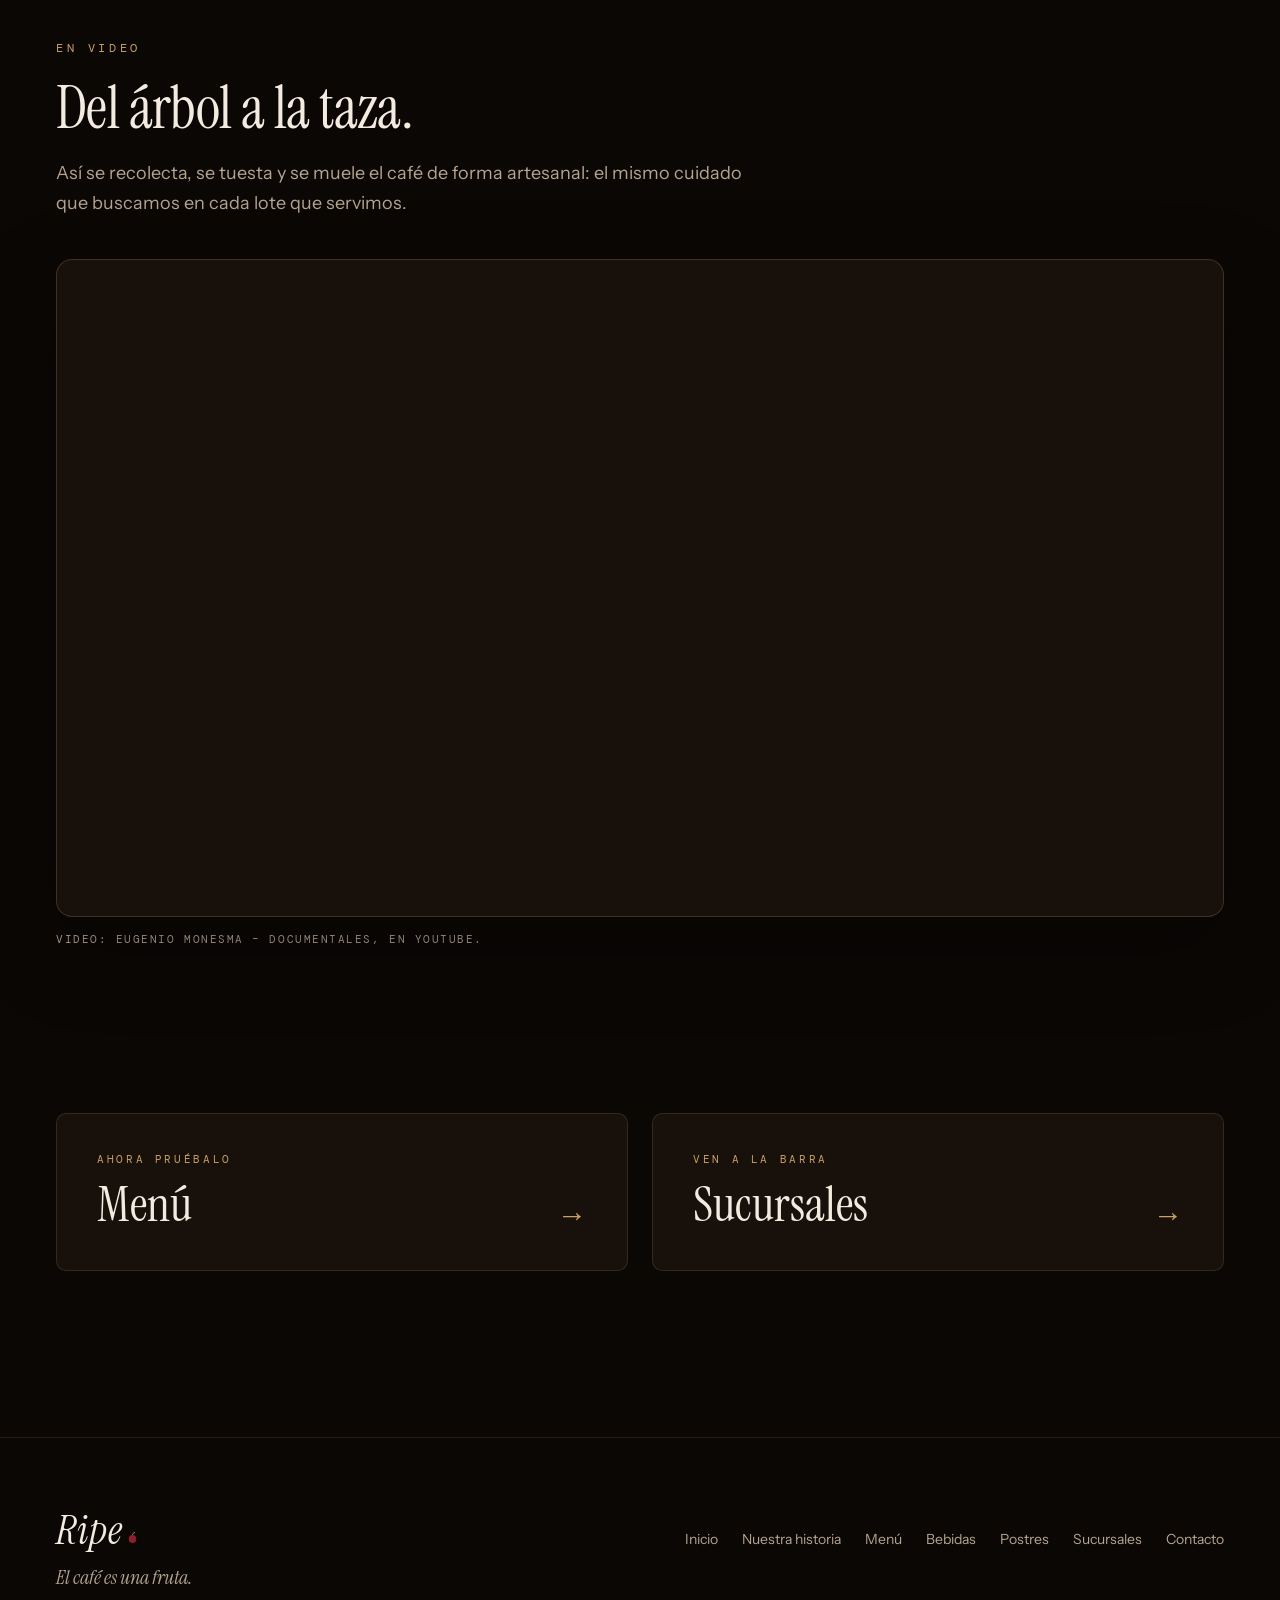
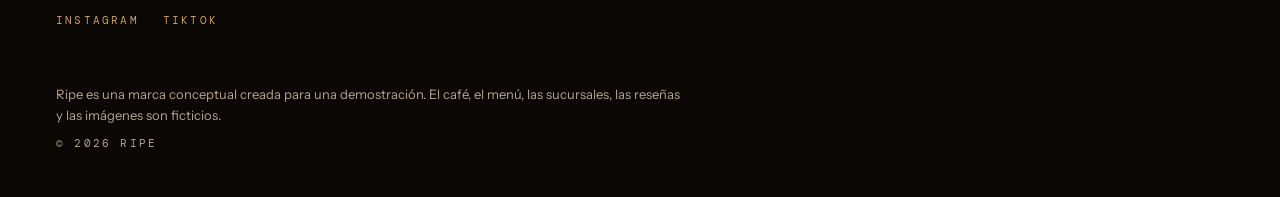
<file: nuestra-historia.html>
<!doctype html>
<html lang="es-MX" data-bs-theme="dark">
<head>
<meta charset="utf-8">
<meta name="viewport" content="width=device-width, initial-scale=1, viewport-fit=cover">
<title>Nuestra historia: café de Chiapas y Veracruz | Ripe</title>
<meta name="description" content="Así nació Ripe: café de Chiapas y Veracruz cortado maduro entre 1,300 y 1,800 m, tostado en lotes de 12 kg y servido al momento.">
<meta name="theme-color" content="#0b0705">
<meta property="og:type" content="website">
<meta property="og:title" content="Nuestra historia: café de Chiapas y Veracruz | Ripe">
<meta property="og:description" content="Así nació Ripe: café de Chiapas y Veracruz cortado maduro entre 1,300 y 1,800 m, tostado en lotes de 12 kg y servido al momento.">
<meta property="og:url" content="https://darkslategrey-locust-750267.hostingersite.com/nuestra-historia.html">
<meta property="og:image" content="https://darkslategrey-locust-750267.hostingersite.com/assets/og.jpg">
<meta name="twitter:card" content="summary_large_image">
<link rel="icon" href="data:image/svg+xml,%3Csvg xmlns='http://www.w3.org/2000/svg' viewBox='0 0 32 32'%3E%3Cpath d='M16 9c0-3 2-5 5-6' stroke='%23c9a063' stroke-width='2' fill='none' stroke-linecap='round'/%3E%3Cellipse cx='16' cy='19' rx='10' ry='11' fill='%238e1f2b'/%3E%3Cellipse cx='12.5' cy='15' rx='2.6' ry='3.6' fill='%23ffffff' fill-opacity='.3'/%3E%3C/svg%3E">
<link rel="preconnect" href="https://fonts.googleapis.com">
<link rel="preconnect" href="https://fonts.gstatic.com" crossorigin>
<link href="https://fonts.googleapis.com/css2?family=DM+Mono&family=Instrument+Sans:wght@400;500&family=Instrument+Serif:ital@0;1&display=swap" rel="stylesheet">
<link href="https://cdn.jsdelivr.net/npm/bootstrap@5.3.3/dist/css/bootstrap.min.css" rel="stylesheet" integrity="sha384-QWTKZyjpPEjISv5WaRU9OFeRpok6YctnYmDr5pNlyT2bRjXh0JMhjY6hW+ALEwIH" crossorigin="anonymous">
<link href="https://cdn.jsdelivr.net/npm/bootstrap-icons@1.11.3/font/bootstrap-icons.min.css" rel="stylesheet" integrity="sha384-XGjxtQfXaH2tnPFa9x+ruJTuLE3Aa6LhHSWRr1XeTyhezb4abCG4ccI5AkVDxqC+" crossorigin="anonymous">
<link rel="stylesheet" href="estilos.css?v=20261030b">
</head>
<body>
<a class="skip" href="#main">Saltar al contenido</a>
<div class="env" aria-hidden="true"><div class="glow g1"></div><div class="glow g2"></div><div class="grain"></div></div>

<header class="top" id="topbar">
  <div class="chrome" aria-hidden="true">
    <div class="dots"><i></i><i></i><i></i></div>
    <div class="url"><svg viewBox="0 0 10 12"><rect x="1" y="5" width="8" height="6.4" rx="1.2" fill="currentColor"/><path d="M2.8 5V3.6a2.2 2.2 0 0 1 4.4 0V5" stroke="currentColor" stroke-width="1.2" fill="none"/></svg><span>https://www.<b>ripecafe.mx</b>/nuestra-historia.html</span></div>
    <div></div>
  </div>
  <div class="nav">
    <a class="brand" href="index.html" aria-label="Ripe, inicio">
      <span class="brand-word">Ripe</span>
      <svg class="brand-dot" viewBox="0 0 18 22" aria-hidden="true"><path d="M9 6c0-2.6 1.6-4.4 4.4-5" stroke="#c9a063" stroke-width="1.6" fill="none" stroke-linecap="round"/><ellipse cx="9" cy="14" rx="7.4" ry="7.8" fill="#8e1f2b"/><ellipse cx="6.6" cy="11.2" rx="1.8" ry="2.6" fill="#fff" fill-opacity=".28"/></svg>
    </a>
    <nav aria-label="Principal">
      <ul class="nav-links">
        <li><a href="index.html">Inicio</a></li>
        <li><a href="nuestra-historia.html" class="active" aria-current="page">Nuestra historia</a></li>
        <li><a href="menu.html">Menú</a></li>
        <li><a href="bebidas.html">Bebidas</a></li>
        <li><a href="postres.html">Postres</a></li>
        <li><a href="sucursales.html">Sucursales</a></li>
        <li><a href="contacto.html">Contacto</a></li>
      </ul>
    </nav>
    <button class="menu-btn" id="menuBtn" type="button" aria-expanded="false" aria-controls="drawer" aria-label="Abrir navegación"><span></span><span></span></button>
  </div>
</header>

<nav class="drawer" id="drawer" aria-label="Navegación móvil">
  <button class="close" id="drawerClose" type="button" aria-label="Cerrar navegación"></button>
  <a href="index.html">Inicio</a>
  <a href="nuestra-historia.html" class="active" aria-current="page">Nuestra historia</a>
  <a href="menu.html">Menú</a>
  <a href="bebidas.html">Bebidas</a>
  <a href="postres.html">Postres</a>
  <a href="sucursales.html">Sucursales</a>
  <a href="contacto.html">Contacto</a>
  <p class="url-m">www.ripecafe.mx/nuestra-historia.html</p>
</nav>

<main id="main" tabindex="-1">

<section class="sec story first" id="historia">
  <div class="wrap story-grid">
    <figure class="story-media reveal">
      <img src="assets/historia-origen.jpg" alt="Una mano sostiene cerezas de café rojas y maduras, recién cosechadas en la finca." width="1000" height="1250" decoding="async" style="object-position:42% 50%">
    </figure>
    <div class="story-copy reveal">
      <p class="kicker">Nuestra historia</p>
      <h1 class="h2">Empezó con una taza que sabía a fruta.</h1>
      <p class="lede">Hace unos años probamos un café de Chiapas que no sabía a quemado ni a agrio. Sabía a cereza, a cacao y a piloncillo. Esa taza nos cambió el plan: dejamos de comprar café por costal y fuimos a buscar a quien lo cultivaba.</p>
      <p class="lede">Hoy compramos directo a fincas de Chiapas y Veracruz sembradas entre 1,300 y 1,800 metros de altura. Allá arriba la cereza madura despacio, y esa calma se nota en la taza.</p>
      <p class="lede">Tostamos en lotes chicos, con una curva distinta para cada origen, y dejamos reposar el grano antes de servirlo. Lo demás es la barra: luz baja, madera, buena música y tiempo para quedarte.</p>
      <dl class="stats">
        <div><dt><span data-count="1300">1,300</span> a <span data-count="1800">1,800</span> m</dt><dd>Altura de las fincas</dd></div>
        <div><dt><span data-count="12">12</span> kg</dt><dd>Por lote de tueste</dd></div>
        <div><dt><span data-count="3">3</span> barras</dt><dd>En la Ciudad de México</dd></div>
      </dl>
    </div>
  </div>
</section>

<section class="sec ripen" id="madurar">
  <div class="wrap">
    <div class="ripen-copy reveal">
      <p class="kicker">Pruébalo</p>
      <h2 class="h2">El buen café se espera.</h2>
      <p class="lede">Una cereza verde sabe a pasto. Una amarilla sabe a limón. Una roja sabe a postre. Mantén presionada la cereza y mírala madurar.</p>
    </div>
    <div class="ripen-stage" id="ripenStage">
      <button class="hold" id="hold" type="button" aria-describedby="holdStage">
        <svg viewBox="0 0 200 200" aria-hidden="true">
          <circle class="track" cx="100" cy="100" r="92"/>
          <circle class="prog" id="holdRing" cx="100" cy="100" r="92" transform="rotate(-90 100 100)"/>
          <path d="M100 66c0-9 4-15 11-19" stroke="#8a7550" stroke-width="3" fill="none" stroke-linecap="round"/>
          <path d="M110 48c13-10 30-8 38 1-11 8-26 9-38-1z" fill="#55703a"/>
          <ellipse id="cherryBody" cx="100" cy="110" rx="40" ry="44" fill="rgb(127,160,74)"/>
          <ellipse cx="86" cy="94" rx="9" ry="14" fill="#fff" fill-opacity=".22"/>
          <path d="M93 152l7 6 7-6-3-1-4 3-4-3z" fill="#2a1a12"/>
        </svg>
      </button>
      <span class="hold-label">Mantén para madurar</span>
      <p class="hold-stage" id="holdStage" aria-live="polite">Verde · a pasto</p>
      <ul class="notes-list" aria-label="Notas">
        <li style="--i:0">Cereza oscura</li>
        <li style="--i:1">Cacao</li>
        <li style="--i:2">Humo</li>
      </ul>
      <p class="hold-done">Así sabe una taza madura.</p>
    </div>
  </div>
</section>

<section class="sec method" id="metodo">
  <div class="wrap">
    <div class="reveal">
      <p class="kicker">El método</p>
      <h2 class="h2">Tres pasos. Cero atajos.</h2>
    </div>
    <div class="row row-cols-1 row-cols-md-3 g-4 mt-4 method-row reveal">
      <div class="col"><article class="step card h-100">
        <figure><img src="assets/metodo-cereza.jpg" alt="Una rama de café con cerezas maduras sobre un fondo oscuro." width="1000" height="1250" loading="lazy" decoding="async"></figure>
        <div class="card-body">
          <span class="step-num badge rounded-pill">Paso 01</span>
          <h3 class="card-title">Cortado rojo.</h3>
          <p class="card-text">Cada cereza se corta a mano, solo cuando está bien roja.</p>
        </div>
      </article></div>
      <div class="col"><article class="step card h-100">
        <figure><img src="assets/metodo-tueste.jpg" alt="Granos recién tostados cayendo de la tostadora a la charola de enfriado." width="1000" height="1250" loading="lazy" decoding="async"></figure>
        <div class="card-body">
          <span class="step-num badge rounded-pill">Paso 02</span>
          <h3 class="card-title">Tostado con calma.</h3>
          <p class="card-text">En lotes chicos, tostado lo justo. Dulce, con un final apenas ahumado.</p>
        </div>
      </article></div>
      <div class="col"><article class="step card h-100">
        <figure><img src="assets/metodo-servido.jpg" alt="Un barista sirve leche sobre un café y dibuja arte latte." width="1000" height="1250" loading="lazy" decoding="async"></figure>
        <div class="card-body">
          <span class="step-num badge rounded-pill">Paso 03</span>
          <h3 class="card-title">Servido al momento.</h3>
          <p class="card-text">Cada taza se prepara cuando la pides, como a ti te gusta.</p>
        </div>
      </article></div>
    </div>
  </div>
</section>

<section class="sec video-sec" id="video" aria-labelledby="videoTitle">
  <div class="wrap">
    <div class="reveal">
      <p class="kicker">En video</p>
      <h2 class="h2" id="videoTitle">Del árbol a la taza.</h2>
      <p class="lede">Así se recolecta, se tuesta y se muele el café de forma artesanal: el mismo cuidado que buscamos en cada lote que servimos.</p>
    </div>
    <!-- YouTube: iframe copiado de Compartir > Incorporar -->
    <div class="embed-frame ratio ratio-16x9 reveal">
      <iframe src="https://www.youtube.com/embed/AYEXhIBXsXI?si=xPNajjB7atDLCnly" title="Video de YouTube: Café 100% artesanal, del árbol a la taza" allow="accelerometer; autoplay; clipboard-write; encrypted-media; gyroscope; picture-in-picture; web-share" referrerpolicy="strict-origin-when-cross-origin" allowfullscreen loading="lazy"></iframe>
    </div>
    <p class="embed-credit">Video: Eugenio Monesma – Documentales, en YouTube.</p>
  </div>
</section>

<section class="sec more-sec" aria-label="Sigue explorando">
  <div class="wrap">
    <div class="more reveal">
      <a class="more-card" href="menu.html"><span class="more-k">Ahora pruébalo</span><span class="more-t">Menú</span><span class="more-arrow" aria-hidden="true">→</span></a>
      <a class="more-card" href="sucursales.html"><span class="more-k">Ven a la barra</span><span class="more-t">Sucursales</span><span class="more-arrow" aria-hidden="true">→</span></a>
    </div>
  </div>
</section>

</main>

<a class="btn float-cta" id="floatCta" href="index.html#cup">Tu primer café gratis</a>
<a class="wa-float" id="waFloat" href="https://wa.me/525564545381?text=Hola%2C%20Ripe.%20Quiero%20pedir%20un%20caf%C3%A9%20para%20recoger%20en%20la%20barra.%20%C2%BFQu%C3%A9%20origen%20tienen%20hoy%3F" target="_blank" rel="noopener noreferrer" aria-label="Escríbenos por WhatsApp (se abre en una pestaña nueva)"><i class="bi bi-whatsapp" aria-hidden="true"></i><span class="wa-label">¿Dudas? Escríbenos</span></a>

<footer class="foot">
  <div class="wrap">
    <div class="foot-grid">
      <div>
        <a class="brand" href="index.html" aria-label="Ripe, inicio"><span class="brand-word">Ripe</span><svg class="brand-dot" viewBox="0 0 18 22" aria-hidden="true"><path d="M9 6c0-2.6 1.6-4.4 4.4-5" stroke="#c9a063" stroke-width="1.6" fill="none" stroke-linecap="round"/><ellipse cx="9" cy="14" rx="7.4" ry="7.8" fill="#8e1f2b"/></svg></a>
        <p class="foot-tag">El café es una fruta.</p>
        <p class="foot-social"><a href="https://www.instagram.com/" target="_blank" rel="noopener noreferrer" aria-label="Instagram (se abre en una pestaña nueva)">Instagram</a><a href="https://www.tiktok.com/" target="_blank" rel="noopener noreferrer" aria-label="TikTok (se abre en una pestaña nueva)">TikTok</a></p>
      </div>
      <nav class="foot-links" aria-label="Pie de página">
        <a href="index.html">Inicio</a><a href="nuestra-historia.html">Nuestra historia</a><a href="menu.html">Menú</a><a href="bebidas.html">Bebidas</a><a href="postres.html">Postres</a><a href="sucursales.html">Sucursales</a><a href="contacto.html">Contacto</a>
      </nav>
    </div>
    <p class="disclose">Ripe es una marca conceptual creada para una demostración. El café, el menú, las sucursales, las reseñas y las imágenes son ficticios.</p>
    <p class="copy">© 2026 Ripe</p>
  </div>
</footer>

<script src="https://cdn.jsdelivr.net/npm/bootstrap@5.3.3/dist/js/bootstrap.bundle.min.js" integrity="sha384-YvpcrYf0tY3lHB60NNkmXc5s9fDVZLESaAA55NDzOxhy9GkcIdslK1eN7N6jIeHz" crossorigin="anonymous"></script>
<script src="script.js?v=20261030b"></script>
</body>
</html>
</file>
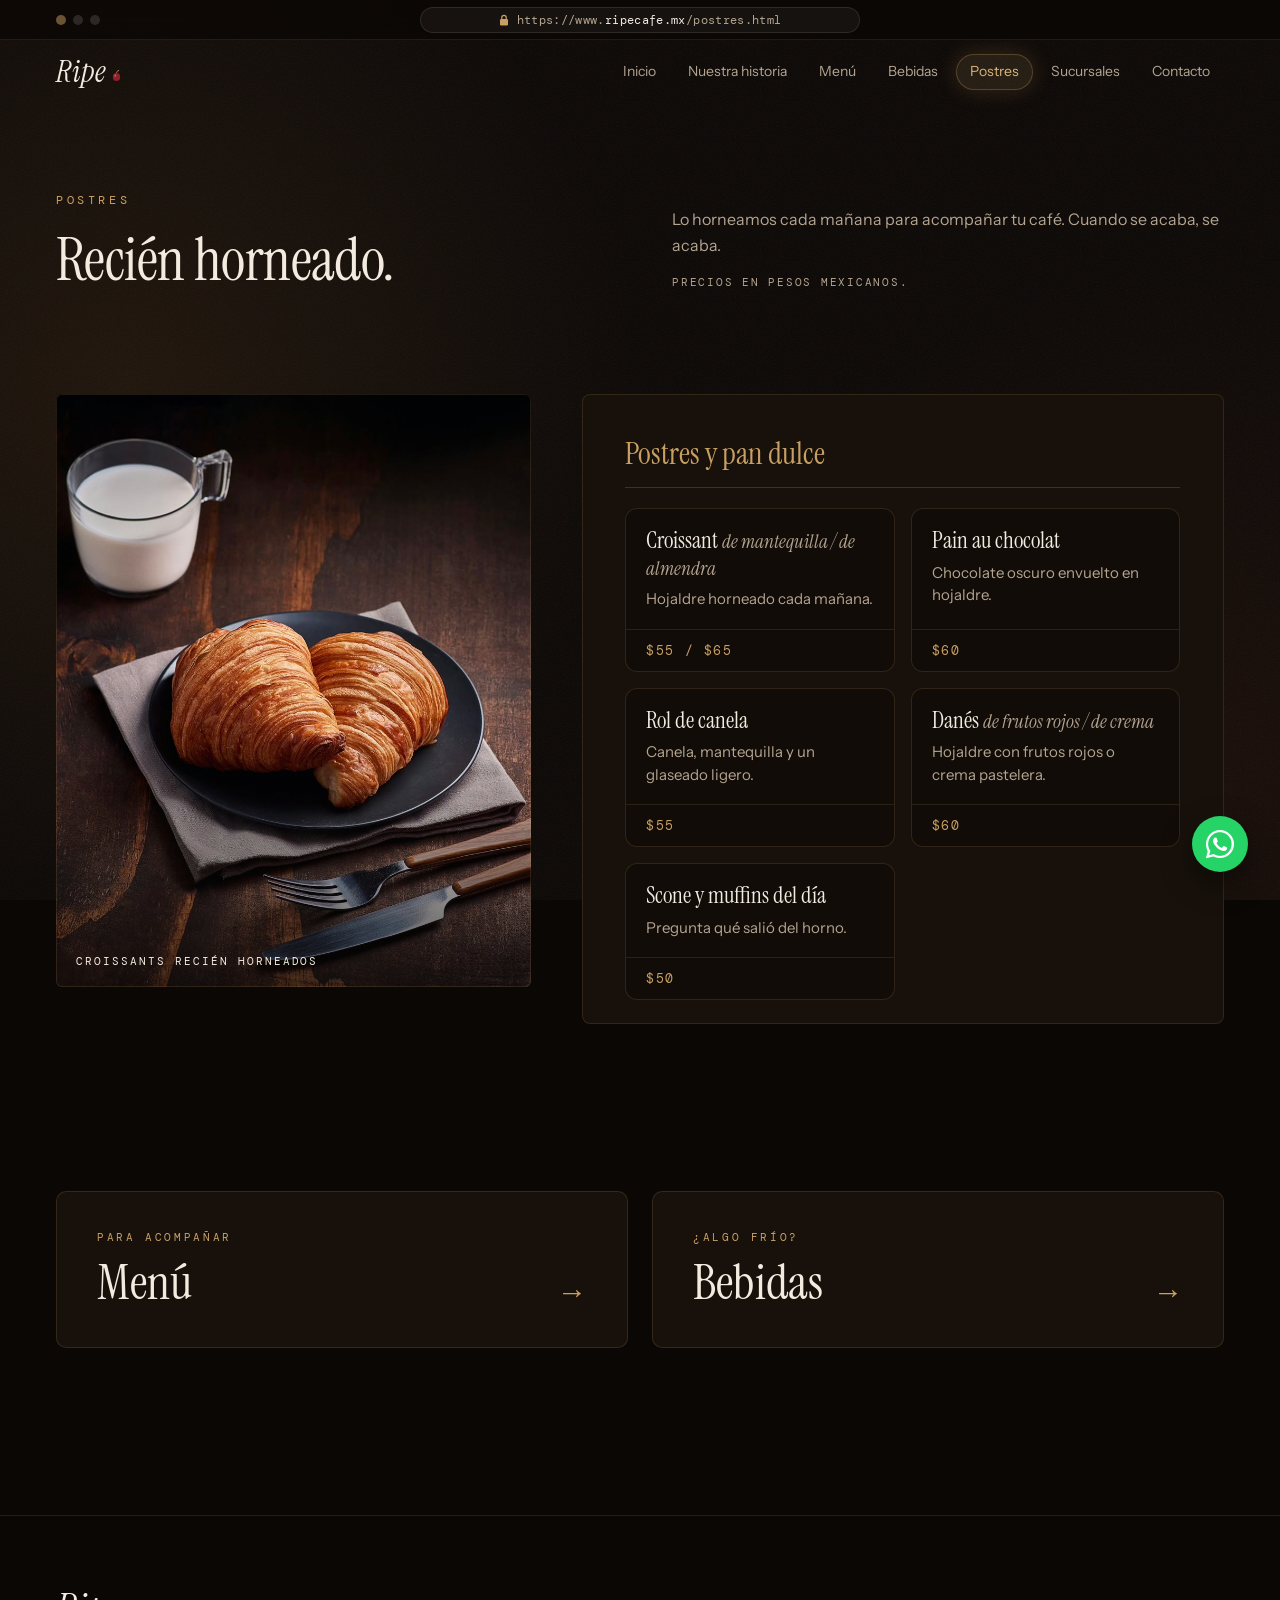
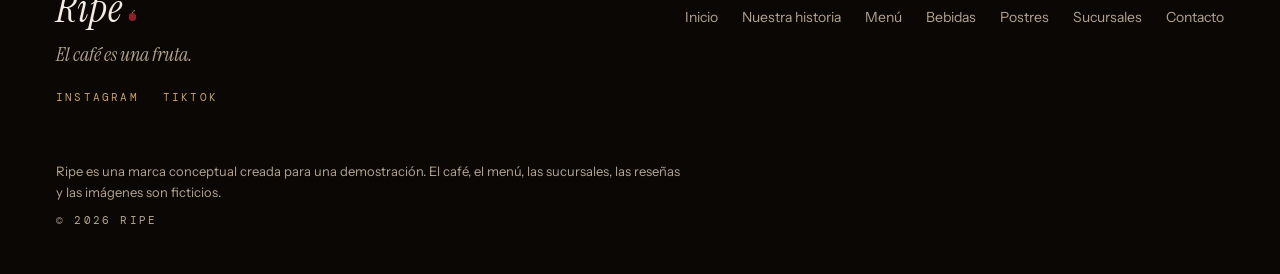
<file: postres.html>
<!doctype html>
<html lang="es-MX" data-bs-theme="dark">
<head>
<meta charset="utf-8">
<meta name="viewport" content="width=device-width, initial-scale=1, viewport-fit=cover">
<title>Postres y pan dulce recién horneado | Ripe CDMX</title>
<meta name="description" content="Croissants, roles de canela y pan dulce horneados cada mañana para acompañar tu café. Precios en pesos en las tres barras de Ripe, CDMX.">
<meta name="theme-color" content="#0b0705">
<meta property="og:type" content="website">
<meta property="og:title" content="Postres y pan dulce recién horneado | Ripe CDMX">
<meta property="og:description" content="Croissants, roles de canela y pan dulce horneados cada mañana para acompañar tu café. Precios en pesos en las tres barras de Ripe, CDMX.">
<meta property="og:url" content="https://darkslategrey-locust-750267.hostingersite.com/postres.html">
<meta property="og:image" content="https://darkslategrey-locust-750267.hostingersite.com/assets/og.jpg">
<meta name="twitter:card" content="summary_large_image">
<link rel="icon" href="data:image/svg+xml,%3Csvg xmlns='http://www.w3.org/2000/svg' viewBox='0 0 32 32'%3E%3Cpath d='M16 9c0-3 2-5 5-6' stroke='%23c9a063' stroke-width='2' fill='none' stroke-linecap='round'/%3E%3Cellipse cx='16' cy='19' rx='10' ry='11' fill='%238e1f2b'/%3E%3Cellipse cx='12.5' cy='15' rx='2.6' ry='3.6' fill='%23ffffff' fill-opacity='.3'/%3E%3C/svg%3E">
<link rel="preconnect" href="https://fonts.googleapis.com">
<link rel="preconnect" href="https://fonts.gstatic.com" crossorigin>
<link href="https://fonts.googleapis.com/css2?family=DM+Mono&family=Instrument+Sans:wght@400;500&family=Instrument+Serif:ital@0;1&display=swap" rel="stylesheet">
<link href="https://cdn.jsdelivr.net/npm/bootstrap@5.3.3/dist/css/bootstrap.min.css" rel="stylesheet" integrity="sha384-QWTKZyjpPEjISv5WaRU9OFeRpok6YctnYmDr5pNlyT2bRjXh0JMhjY6hW+ALEwIH" crossorigin="anonymous">
<link href="https://cdn.jsdelivr.net/npm/bootstrap-icons@1.11.3/font/bootstrap-icons.min.css" rel="stylesheet" integrity="sha384-XGjxtQfXaH2tnPFa9x+ruJTuLE3Aa6LhHSWRr1XeTyhezb4abCG4ccI5AkVDxqC+" crossorigin="anonymous">
<link rel="stylesheet" href="estilos.css?v=20261030b">
</head>
<body>
<a class="skip" href="#main">Saltar al contenido</a>
<div class="env" aria-hidden="true"><div class="glow g1"></div><div class="glow g2"></div><div class="grain"></div></div>

<header class="top" id="topbar">
  <div class="chrome" aria-hidden="true">
    <div class="dots"><i></i><i></i><i></i></div>
    <div class="url"><svg viewBox="0 0 10 12"><rect x="1" y="5" width="8" height="6.4" rx="1.2" fill="currentColor"/><path d="M2.8 5V3.6a2.2 2.2 0 0 1 4.4 0V5" stroke="currentColor" stroke-width="1.2" fill="none"/></svg><span>https://www.<b>ripecafe.mx</b>/postres.html</span></div>
    <div></div>
  </div>
  <div class="nav">
    <a class="brand" href="index.html" aria-label="Ripe, inicio">
      <span class="brand-word">Ripe</span>
      <svg class="brand-dot" viewBox="0 0 18 22" aria-hidden="true"><path d="M9 6c0-2.6 1.6-4.4 4.4-5" stroke="#c9a063" stroke-width="1.6" fill="none" stroke-linecap="round"/><ellipse cx="9" cy="14" rx="7.4" ry="7.8" fill="#8e1f2b"/><ellipse cx="6.6" cy="11.2" rx="1.8" ry="2.6" fill="#fff" fill-opacity=".28"/></svg>
    </a>
    <nav aria-label="Principal">
      <ul class="nav-links">
        <li><a href="index.html">Inicio</a></li>
        <li><a href="nuestra-historia.html">Nuestra historia</a></li>
        <li><a href="menu.html">Menú</a></li>
        <li><a href="bebidas.html">Bebidas</a></li>
        <li><a href="postres.html" class="active" aria-current="page">Postres</a></li>
        <li><a href="sucursales.html">Sucursales</a></li>
        <li><a href="contacto.html">Contacto</a></li>
      </ul>
    </nav>
    <button class="menu-btn" id="menuBtn" type="button" aria-expanded="false" aria-controls="drawer" aria-label="Abrir navegación"><span></span><span></span></button>
  </div>
</header>

<nav class="drawer" id="drawer" aria-label="Navegación móvil">
  <button class="close" id="drawerClose" type="button" aria-label="Cerrar navegación"></button>
  <a href="index.html">Inicio</a>
  <a href="nuestra-historia.html">Nuestra historia</a>
  <a href="menu.html">Menú</a>
  <a href="bebidas.html">Bebidas</a>
  <a href="postres.html" class="active" aria-current="page">Postres</a>
  <a href="sucursales.html">Sucursales</a>
  <a href="contacto.html">Contacto</a>
  <p class="url-m">www.ripecafe.mx/postres.html</p>
</nav>

<main id="main" tabindex="-1">

<section class="sec menu first" id="postres">
  <div class="wrap">
    <div class="menu-head reveal">
      <div>
        <p class="kicker">Postres</p>
        <h1 class="h2">Recién horneado.</h1>
      </div>
      <div>
        <p class="lede">Lo horneamos cada mañana para acompañar tu café. Cuando se acaba, se acaba.</p>
        <p class="fine">Precios en pesos mexicanos.</p>
      </div>
    </div>
    <div class="rule menu-rule"></div>
    <div class="carta">
      <figure class="carta-media reveal">
        <img src="assets/carta-postres.jpg" alt="Dos croissants en un plato oscuro sobre una mesa de madera." width="900" height="1125" decoding="async" style="object-position:62% 50%">
        <figcaption>Croissants recién horneados</figcaption>
      </figure>
      <div class="menu-panel menu-col reveal">
        <h2>Postres y pan dulce</h2>
        <div class="row row-cols-1 row-cols-sm-2 g-3 mt-1 item-cards">
          <div class="col"><article class="card h-100 item-card"><div class="card-body"><h3 class="card-title item-name">Croissant <em>de mantequilla / de almendra</em></h3><p class="card-text item-desc">Hojaldre horneado cada mañana.</p></div><div class="card-footer item-price">$55 / $65</div></article></div>
          <div class="col"><article class="card h-100 item-card"><div class="card-body"><h3 class="card-title item-name">Pain au chocolat</h3><p class="card-text item-desc">Chocolate oscuro envuelto en hojaldre.</p></div><div class="card-footer item-price">$60</div></article></div>
          <div class="col"><article class="card h-100 item-card"><div class="card-body"><h3 class="card-title item-name">Rol de canela</h3><p class="card-text item-desc">Canela, mantequilla y un glaseado ligero.</p></div><div class="card-footer item-price">$55</div></article></div>
          <div class="col"><article class="card h-100 item-card"><div class="card-body"><h3 class="card-title item-name">Danés <em>de frutos rojos / de crema</em></h3><p class="card-text item-desc">Hojaldre con frutos rojos o crema pastelera.</p></div><div class="card-footer item-price">$60</div></article></div>
          <div class="col"><article class="card h-100 item-card"><div class="card-body"><h3 class="card-title item-name">Scone y muffins del día</h3><p class="card-text item-desc">Pregunta qué salió del horno.</p></div><div class="card-footer item-price">$50</div></article></div>
        </div>
      </div>
    </div>
  </div>
</section>

<section class="sec more-sec" aria-label="Sigue explorando">
  <div class="wrap">
    <div class="more reveal">
      <a class="more-card" href="menu.html"><span class="more-k">Para acompañar</span><span class="more-t">Menú</span><span class="more-arrow" aria-hidden="true">→</span></a>
      <a class="more-card" href="bebidas.html"><span class="more-k">¿Algo frío?</span><span class="more-t">Bebidas</span><span class="more-arrow" aria-hidden="true">→</span></a>
    </div>
  </div>
</section>

</main>

<a class="btn float-cta" id="floatCta" href="index.html#cup">Tu primer café gratis</a>
<a class="wa-float" id="waFloat" href="https://wa.me/525564545381?text=Hola%2C%20Ripe.%20Quiero%20pedir%20un%20caf%C3%A9%20para%20recoger%20en%20la%20barra.%20%C2%BFQu%C3%A9%20origen%20tienen%20hoy%3F" target="_blank" rel="noopener noreferrer" aria-label="Escríbenos por WhatsApp (se abre en una pestaña nueva)"><i class="bi bi-whatsapp" aria-hidden="true"></i><span class="wa-label">¿Dudas? Escríbenos</span></a>

<footer class="foot">
  <div class="wrap">
    <div class="foot-grid">
      <div>
        <a class="brand" href="index.html" aria-label="Ripe, inicio"><span class="brand-word">Ripe</span><svg class="brand-dot" viewBox="0 0 18 22" aria-hidden="true"><path d="M9 6c0-2.6 1.6-4.4 4.4-5" stroke="#c9a063" stroke-width="1.6" fill="none" stroke-linecap="round"/><ellipse cx="9" cy="14" rx="7.4" ry="7.8" fill="#8e1f2b"/></svg></a>
        <p class="foot-tag">El café es una fruta.</p>
        <p class="foot-social"><a href="https://www.instagram.com/" target="_blank" rel="noopener noreferrer" aria-label="Instagram (se abre en una pestaña nueva)">Instagram</a><a href="https://www.tiktok.com/" target="_blank" rel="noopener noreferrer" aria-label="TikTok (se abre en una pestaña nueva)">TikTok</a></p>
      </div>
      <nav class="foot-links" aria-label="Pie de página">
        <a href="index.html">Inicio</a><a href="nuestra-historia.html">Nuestra historia</a><a href="menu.html">Menú</a><a href="bebidas.html">Bebidas</a><a href="postres.html">Postres</a><a href="sucursales.html">Sucursales</a><a href="contacto.html">Contacto</a>
      </nav>
    </div>
    <p class="disclose">Ripe es una marca conceptual creada para una demostración. El café, el menú, las sucursales, las reseñas y las imágenes son ficticios.</p>
    <p class="copy">© 2026 Ripe</p>
  </div>
</footer>

<script src="https://cdn.jsdelivr.net/npm/bootstrap@5.3.3/dist/js/bootstrap.bundle.min.js" integrity="sha384-YvpcrYf0tY3lHB60NNkmXc5s9fDVZLESaAA55NDzOxhy9GkcIdslK1eN7N6jIeHz" crossorigin="anonymous"></script>
<script src="script.js?v=20261030b"></script>
</body>
</html>
</file>
<file: estilos.css>
/* Ripe · estilos compartidos por todas las páginas */
:root{
  --canvas:#0b0705;
  --panel:#18110b;
  --accent:#c9a063;
  --accent-hover:#d9b57c;
  --accent-muted:rgba(201,160,99,.16);
  --cherry:#8e1f2b;
  --text-secondary:#b4a490;
  --text-primary:#f3ebe0;
  --line:rgba(243,235,224,.42);
  --hair:rgba(201,160,99,.22);
  --ease-out:cubic-bezier(.22,1,.36,1);
  --ease-io:cubic-bezier(.65,0,.35,1);
  --gutter:clamp(16px,5vw,56px);
  --chrome-h:40px;
  --nav-h:64px;
  --serif:"Instrument Serif",Georgia,"Times New Roman",serif;
  --sans:"Instrument Sans",system-ui,-apple-system,"Segoe UI",sans-serif;
  --mono:"DM Mono",ui-monospace,SFMono-Regular,Menlo,monospace;
  --tshadow:0 1px 2px rgba(8,5,3,.95),0 3px 12px rgba(8,5,3,.78),0 10px 44px rgba(8,5,3,.8);
}
*,*::before,*::after{box-sizing:border-box}
html{overflow-x:hidden;overflow-x:clip;scroll-behavior:smooth;-webkit-text-size-adjust:100%}
html.locked{overflow:hidden}
body{margin:0;overflow-x:hidden;overflow-x:clip;background:var(--canvas);color:var(--text-primary);font:400 18px/1.65 var(--sans);-webkit-font-smoothing:antialiased;text-rendering:optimizeLegibility;animation:pagein 1.1s var(--ease-out) both}
@keyframes pagein{from{opacity:0}to{opacity:1}}
img,video,svg{display:block;max-width:100%}
a{color:inherit;text-decoration:none}
button,input,select,textarea{font:inherit;color:inherit}
h1,h2,h3,p,ul,ol,figure,dl,dd{margin:0}
ul,ol{padding:0;list-style:none}
::selection{background:rgba(201,160,99,.35);color:var(--text-primary)}
:focus-visible{outline:2px solid var(--accent);outline-offset:3px;border-radius:4px}
.sr{position:absolute!important;width:1px;height:1px;padding:0;margin:-1px;overflow:hidden;clip:rect(0 0 0 0);white-space:nowrap;border:0}
.skip{position:fixed;left:16px;top:-60px;z-index:100;background:var(--accent);color:#1a120b;padding:10px 16px;border-radius:999px;font-weight:500;transition:top .3s var(--ease-out)}
.skip:focus{top:16px}
.wrap{width:min(1200px,100% - 2*var(--gutter));margin-inline:auto}
section[id],[data-anchor]{scroll-margin-top:84px}

/* ---------- fixed environment ---------- */
.env{position:fixed;inset:0;z-index:-1;pointer-events:none;overflow:hidden;background:var(--canvas)}
.glow{position:absolute;width:80vmax;height:80vmax;border-radius:50%}
.g1{left:-30vmax;top:-10vmax;background:radial-gradient(closest-side,rgba(201,130,60,.10),rgba(201,130,60,0));animation:drift1 84s var(--ease-io) -22s infinite alternate}
.g2{right:-34vmax;bottom:-30vmax;background:radial-gradient(closest-side,rgba(142,60,30,.10),rgba(142,60,30,0));animation:drift2 96s var(--ease-io) -40s infinite alternate}
@keyframes drift1{to{transform:translate3d(22vmax,18vmax,0)}}
@keyframes drift2{to{transform:translate3d(-20vmax,-16vmax,0)}}
.grain{position:absolute;inset:0;opacity:.06;background-image:url("data:image/svg+xml;utf8,%3Csvg xmlns='http://www.w3.org/2000/svg' width='160' height='160'%3E%3Cfilter id='n'%3E%3CfeTurbulence type='fractalNoise' baseFrequency='.85' numOctaves='3' stitchTiles='stitch'/%3E%3C/filter%3E%3Crect width='100%25' height='100%25' filter='url(%23n)'/%3E%3C/svg%3E")}

/* ---------- buttons ---------- */
.btn{display:inline-flex;align-items:center;justify-content:center;gap:10px;min-height:48px;padding:0 24px;border-radius:999px;background:var(--accent);color:#1a120b;font:500 15px/1 var(--sans);letter-spacing:.01em;text-shadow:none;border:1px solid var(--accent);cursor:pointer;transition:background-color .35s var(--ease-out),border-color .35s var(--ease-out),color .35s var(--ease-out),transform .35s var(--ease-out)}
.btn:hover{background:var(--accent-hover);border-color:var(--accent-hover);transform:translateY(-1px)}
.btn-ghost{background:transparent;color:var(--text-primary);border-color:var(--line)}
.btn-ghost:hover{background:rgba(243,235,224,.06);border-color:var(--text-primary)}
/* our buttons are Bootstrap .btn: feed its state variables so hover, focus and press keep the Ripe colors */
.btn{--bs-btn-color:#1a120b;--bs-btn-bg:var(--accent);--bs-btn-border-color:var(--accent);--bs-btn-hover-color:#1a120b;--bs-btn-hover-bg:var(--accent-hover);--bs-btn-hover-border-color:var(--accent-hover);--bs-btn-active-color:#1a120b;--bs-btn-active-bg:var(--accent-hover);--bs-btn-active-border-color:var(--accent-hover);--bs-btn-focus-box-shadow:0 0 0 3px rgba(201,160,99,.38)}
.btn-ghost{--bs-btn-color:var(--text-primary);--bs-btn-bg:transparent;--bs-btn-border-color:var(--line);--bs-btn-hover-color:var(--text-primary);--bs-btn-hover-bg:rgba(243,235,224,.06);--bs-btn-hover-border-color:var(--text-primary);--bs-btn-active-color:var(--text-primary);--bs-btn-active-bg:rgba(243,235,224,.1);--bs-btn-active-border-color:var(--text-primary)}

/* ---------- header: address bar mockup + nav ---------- */
.top{position:fixed;inset:0 0 auto 0;z-index:50;transition:transform .55s var(--ease-out)}
.top.tucked{transform:translateY(calc(-1*var(--chrome-h)))}
.chrome{height:var(--chrome-h);display:grid;grid-template-columns:1fr minmax(0,440px) 1fr;align-items:center;gap:16px;padding:0 var(--gutter);background:rgba(9,6,4,.62);-webkit-backdrop-filter:blur(12px);backdrop-filter:blur(12px);border-bottom:1px solid rgba(201,160,99,.12)}
.dots{display:flex;gap:7px}
.dots i{width:10px;height:10px;border-radius:50%;background:rgba(243,235,224,.14)}
.dots i:first-child{background:rgba(201,160,99,.5)}
.url{height:26px;border-radius:999px;background:rgba(243,235,224,.05);border:1px solid rgba(243,235,224,.1);display:flex;align-items:center;justify-content:center;gap:8px;padding:0 14px;font:400 12px/1 var(--mono);letter-spacing:.03em;color:var(--text-secondary);white-space:nowrap;overflow:hidden}
.url svg{width:10px;height:12px;flex:none;color:var(--accent)}
.url b{font-weight:400;color:var(--text-primary)}
.url span{min-width:0;overflow:hidden;text-overflow:ellipsis}
.nav{height:var(--nav-h);display:flex;flex-wrap:nowrap;align-items:center;justify-content:space-between;gap:24px;padding:0 var(--gutter);border-bottom:1px solid transparent;transition:background-color .6s var(--ease-out),border-color .6s var(--ease-out)}
.top.solid .nav{background:rgba(18,12,8,.82);-webkit-backdrop-filter:blur(14px);backdrop-filter:blur(14px);border-bottom-color:rgba(201,160,99,.14)}
.brand{display:inline-flex;align-items:baseline;gap:6px}
.brand-word{font:italic 400 30px/1 var(--serif);letter-spacing:.005em}
.brand-dot{width:9px;height:11px;transform:translateY(-1px)}
.nav-links{display:flex;gap:4px;align-items:center}
.nav-links a{display:inline-flex;align-items:center;min-height:36px;padding:0 14px;border-radius:999px;font-size:14px;color:var(--text-secondary);transition:color .35s var(--ease-out),background-color .35s var(--ease-out),box-shadow .35s var(--ease-out)}
.nav-links a:hover,.nav-links a.active{color:var(--text-primary);background:rgba(201,160,99,.13);box-shadow:0 0 22px rgba(201,140,70,.22),inset 0 0 0 1px rgba(201,160,99,.28)}
.nav-links a.active{color:var(--accent-hover)}
.menu-btn{display:none;width:44px;height:44px;margin-right:-10px;border:0;background:none;cursor:pointer;border-radius:999px;position:relative}
.menu-btn span{position:absolute;left:12px;right:12px;height:1px;background:var(--text-primary);transition:transform .4s var(--ease-out)}
.menu-btn span:first-child{top:18px}
.menu-btn span:last-child{top:25px}
.drawer{position:fixed;inset:0;z-index:60;background:rgba(11,7,5,.985);display:flex;flex-direction:column;justify-content:center;padding:96px var(--gutter) 48px;opacity:0;visibility:hidden;transition:opacity .45s var(--ease-out),visibility 0s linear .45s}
.drawer.open{opacity:1;visibility:visible;transition:opacity .45s var(--ease-out),visibility 0s}
.drawer a{display:block;font:400 clamp(34px,9vw,48px)/1.25 var(--serif);color:var(--text-primary);padding:4px 0}
.drawer a.active{color:var(--accent)}
.drawer .close{position:absolute;top:20px;right:calc(var(--gutter) - 10px);width:44px;height:44px;border:0;background:none;cursor:pointer;border-radius:999px}
.drawer .close::before,.drawer .close::after{content:"";position:absolute;left:12px;right:12px;top:22px;height:1px;background:var(--text-primary);transform:rotate(45deg)}
.drawer .close::after{transform:rotate(-45deg)}
.drawer .url-m{margin-top:40px;font:400 12px/1 var(--mono);letter-spacing:.06em;color:var(--text-secondary)}
@media (max-width:1100px){.nav-links{display:none}.menu-btn{display:block}}
@media (max-width:560px){.dots{display:none}.chrome{grid-template-columns:1fr}}

/* ---------- hero: splash, the pour, then the cup steams while the notes arrive ---------- */
.hero{position:relative;height:900vh}
.stage{position:sticky;top:0;height:100vh;height:100svh;overflow:hidden;background:var(--canvas)}
.stage::after{content:"";position:absolute;left:0;right:0;bottom:0;height:72px;z-index:1;pointer-events:none;background:linear-gradient(to bottom,rgba(11,7,5,0),var(--canvas))}
.media{position:absolute;inset:0}
.media-move{--e:0;position:absolute;inset:0;transform-origin:50% 50%;will-change:transform;
  -webkit-mask-image:linear-gradient(to bottom,transparent,#000 calc(var(--e)*18%),#000 calc(100% - var(--e)*18%),transparent),linear-gradient(to right,transparent,#000 calc(var(--e)*14%),#000 calc(100% - var(--e)*14%),transparent);-webkit-mask-composite:source-in;
  mask-image:linear-gradient(to bottom,transparent,#000 calc(var(--e)*18%),#000 calc(100% - var(--e)*18%),transparent),linear-gradient(to right,transparent,#000 calc(var(--e)*14%),#000 calc(100% - var(--e)*14%),transparent);mask-composite:intersect}
.poster,.poster-end{position:absolute;inset:0;background-size:cover;background-position:50% 50%}
.poster-end{opacity:0;transition:opacity 1.2s var(--ease-out)}
.stage.video-failed.late .poster-end{opacity:1}
#hero{position:absolute;inset:0;width:100%;height:100%;object-fit:cover;object-position:50% 50%;opacity:0;transition:opacity .9s var(--ease-out);transform:translateZ(0)}
.stage.video-ready #hero{opacity:1}
.still{position:absolute;inset:0;background-size:cover;background-position:50% 50%;opacity:0;transition:opacity .8s var(--ease-out)}
.stage.at-cup .still{opacity:1}
.steam{position:absolute;inset:0;width:100%;height:100%;opacity:0;pointer-events:none;mix-blend-mode:screen}
.veil{position:absolute;inset:0;background:var(--canvas);opacity:.86;pointer-events:none}
.scrim{position:absolute;inset:0;pointer-events:none;background:
  linear-gradient(90deg,rgba(9,6,4,.6) 0%,rgba(9,6,4,.3) 30%,rgba(9,6,4,0) 50%),
  linear-gradient(270deg,rgba(9,6,4,.45) 0%,rgba(9,6,4,0) 32%),
  radial-gradient(ellipse 120% 90% at 50% 52%,rgba(9,6,4,0) 46%,rgba(9,6,4,.45) 100%)}

/* splash: the name alone, then it dissolves as the machine comes out of the dark */
.splash{position:absolute;inset:0;z-index:2;display:grid;place-content:center;justify-items:center;text-align:center;pointer-events:none;will-change:transform,opacity,filter}
.splash-name{font:italic 400 clamp(110px,19vw,300px)/.82 var(--serif);letter-spacing:-.02em;color:var(--text-primary);text-shadow:0 0 90px rgba(201,160,99,.24),0 0 2px rgba(243,235,224,.3);animation:splashIn 2.2s var(--ease-out) both}
.splash-sub{margin-top:30px;padding-left:.42em;font:400 12px/1 var(--mono);letter-spacing:.42em;text-transform:uppercase;color:var(--accent);animation:splashIn 2.2s var(--ease-out) .55s both}
@keyframes splashIn{from{opacity:0;filter:blur(16px);transform:scale(1.07)}to{opacity:1;filter:blur(0);transform:none}}

/* caption bands */
.band{position:absolute;left:clamp(24px,7vw,128px);top:52%;transform:translateY(-50%);width:min(520px,40vw);text-shadow:var(--tshadow);z-index:2}
.band.off{visibility:hidden}
.band::before{content:"";position:absolute;inset:-18% -22% -18% -30%;z-index:-1;pointer-events:none;opacity:calc(.3 + .7*var(--k,1));background:radial-gradient(ellipse 60% 56% at 40% 50%,rgba(8,5,3,.5) 0%,rgba(8,5,3,.3) 46%,rgba(8,5,3,0) 76%)}
.band .btn{text-shadow:none}
.tag{font:400 12px/1 var(--mono);letter-spacing:.3em;text-transform:uppercase;color:var(--accent);margin-bottom:28px;opacity:clamp(0,var(--k,1)*4,1)}
.w{display:inline-block;--kc:clamp(0,(var(--k,0) - var(--th,0))*2.4,1);opacity:var(--kc);transform:translateY(calc((1 - var(--kc))*.42em))}
.static-cta{display:none;margin-top:36px}
/* during the pour */
.band-pull{top:56%}
.chip{display:inline-block;margin-bottom:26px;padding:10px 14px;border:1px solid rgba(201,160,99,.34);border-radius:8px;background:rgba(11,7,5,.42);font:400 11px/1 var(--mono);letter-spacing:.24em;text-transform:uppercase;color:var(--accent);text-shadow:none;opacity:clamp(0,var(--k,1)*4,1)}
.pull-h{font:400 clamp(44px,5vw,84px)/1.02 var(--serif);letter-spacing:-.012em}
.pull-sub{--ks:clamp(0,(var(--k,0) - .5)*3.4,1);opacity:var(--ks);transform:translateY(calc((1 - var(--ks))*10px));margin-top:20px;color:var(--text-secondary);font-size:18px}
.band-right{left:auto;right:clamp(24px,7vw,128px);top:30%;width:min(480px,32vw)}
.band-top{left:50%;top:calc(var(--chrome-h) + var(--nav-h) + 5vh);transform:translateX(-50%);width:max-content;max-width:90vw;text-align:center}
.band-top::before{inset:-60% -14%}
.best-h{font:400 clamp(42px,4.8vw,82px)/1 var(--serif);letter-spacing:-.012em}
.fx-blur .w{filter:blur(calc((1 - var(--kc))*10px));transform:translateY(calc((1 - var(--kc))*.18em))}
/* while the cup steams */
.notes{font:400 clamp(48px,6.2vw,104px)/.98 var(--serif);letter-spacing:-.012em}
.notes .line{display:block;padding-bottom:.06em}
.notes .slash{font-style:italic;color:var(--accent);opacity:.7;margin-left:.18em}
.sub{margin-top:28px;font:italic 400 clamp(20px,1.9vw,28px)/1.3 var(--serif);color:var(--text-secondary);max-width:26ch}
.band-beat{width:min(440px,31vw)}
.band-beat .beat-sub{max-width:30ch}
.beat-h{font:400 clamp(40px,4.5vw,78px)/1.04 var(--serif);letter-spacing:-.012em}
.beat-sub{--ks:clamp(0,(var(--k,0) - .55)*3.4,1);opacity:var(--ks);transform:translateY(calc((1 - var(--ks))*12px));margin-top:22px;color:var(--text-secondary);max-width:36ch;font-size:18px}
.fx-drop .w{transform:translateY(calc((1 - var(--kc))*-.6em))}
.fx-bloom .w{transform:scale(calc(.82 + .18*var(--kc)));transform-origin:50% 70%}
.fx-punch .w{--ks2:clamp(0,(var(--k,0) - var(--th,0) - .1)*3.2,1);transform:scale(calc(.6 + .52*var(--kc) - .12*var(--ks2)))}
.fx-punch .w:nth-child(odd){color:var(--accent-hover)}
.rating-link{--kb:clamp(0,(var(--k,0) - .82)*5,1);opacity:var(--kb);display:inline-flex;align-items:center;gap:10px;margin-top:22px;font-size:14px;color:var(--text-secondary);text-shadow:none;transition:color .3s var(--ease-out)}
.rating-link:hover{color:var(--text-primary)}
.stars{color:var(--accent);letter-spacing:.12em;font-family:var(--sans)}
.stars .off{color:rgba(201,160,99,.3)}
.settle-h{font:400 clamp(56px,7.2vw,124px)/.98 var(--serif);letter-spacing:-.015em}
.settle-sub{--ks:clamp(0,(var(--k,0) - .6)*4,1);opacity:var(--ks);transform:translateY(calc((1 - var(--ks))*14px));margin-top:24px;color:var(--text-secondary);max-width:38ch;font-size:18px}
.settle-cta{--kb:clamp(0,(var(--k,0) - .74)*5,1);opacity:var(--kb);transform:translateY(calc((1 - var(--kb))*12px));margin-top:32px;display:flex;flex-wrap:wrap;gap:12px}
/* scroll cue with the honest loading ring */
.cue{position:absolute;left:50%;bottom:max(30px,env(safe-area-inset-bottom));transform:translateX(-50%);display:flex;flex-direction:column;align-items:center;gap:12px;font:400 11px/1 var(--mono);letter-spacing:.3em;text-transform:uppercase;color:var(--text-secondary);z-index:2;transition:opacity .6s var(--ease-out)}
.cue span{padding-left:.3em}
.cue.gone{opacity:0}
.ring{width:28px;height:28px;transform:rotate(-90deg);color:var(--accent);transition:opacity .8s var(--ease-out)}
.ring circle{fill:none;stroke-width:2.5}
.ring .ring-bg{stroke:rgba(243,235,224,.16)}
.ring .ring-fg{stroke:currentColor;stroke-dasharray:126;stroke-dashoffset:var(--ld,126);transition:stroke-dashoffset .25s linear}
.chev{display:block;width:1px;height:30px;background:linear-gradient(var(--accent),rgba(201,160,99,0))}
.stage.video-ready .ring,.stage.video-failed .ring{display:none}
.stage:not(.video-ready):not(.video-failed) .chev{display:none}
@media (max-height:560px){
  :root{--chrome-h:0px}
  .chrome{display:none}
  .cue{display:none}
  .tag{margin-bottom:14px}
  .notes{font-size:clamp(30px,9.5vh,64px)}
  .sub{margin-top:14px;font-size:18px}
  .settle-h{font-size:clamp(34px,10vh,72px)}
  .settle-sub{margin-top:12px;font-size:15px}
  .settle-cta,.static-cta{margin-top:18px}
  .pull-h,.best-h{font-size:clamp(32px,9vh,60px)}
}

/* mobile layout: these three queries are mirrored character for character in MOBILE_Q in the script */
@media (max-width: 720px), (orientation: portrait) and (max-width: 1024px), (orientation: portrait) and (pointer: coarse){
  .hero{height:850vh}
  .stage{background:var(--canvas)}
  .media{top:var(--nav-h);bottom:38%}
  .media::after{content:"";position:absolute;left:0;right:0;bottom:-1px;height:30%;background:linear-gradient(to bottom,rgba(11,7,5,0),var(--canvas))}
  .scrim{display:none}
  .splash-name{font-size:clamp(96px,30vw,160px)}
  .splash-sub{font-size:11px;letter-spacing:.32em}
  .band,.band-right,.band-top,.band-pull{left:20px;right:20px;width:auto;max-width:none;top:auto;bottom:calc(env(safe-area-inset-bottom) + 28px);transform:none;text-align:left}
  .band::before{display:none}
  .tag{margin-bottom:16px}
  .chip{margin-bottom:16px}
  .notes{font-size:clamp(40px,11.5vw,64px)}
  .sub{margin-top:16px;font-size:20px}
  .pull-h,.best-h{font-size:clamp(36px,10vw,54px)}
  .pull-sub{margin-top:14px;font-size:16px}
  .settle-h{font-size:clamp(42px,11.5vw,64px)}
  .settle-sub{margin-top:14px;font-size:16px}
  .beat-h{font-size:clamp(34px,9.5vw,52px)}
  .beat-sub{margin-top:14px;font-size:16px}
  .settle-cta{margin-top:20px}
}

/* static hero: these two queries are mirrored character for character in STATIC_GATES in the script */
@media (prefers-reduced-motion: reduce), (orientation: landscape) and (pointer: coarse) and (max-height: 560px){
  .hero{height:auto}
  .stage{position:relative;height:100vh;height:100svh;min-height:520px;background:#090604}
  .media{top:0;bottom:0}
  .media::after{display:none}
  .media-move{--e:1;transform:translate3d(22vw,0,0) scale(.8)}
  .poster{background-image:url("assets/hero-ending.jpg")}
  .scrim{display:block}
  #hero,.still,.cue,.splash,.veil,.steam,.band-settle,.band-beat,.band-pull,.band-right,.band-top{display:none}
  .band-notes{opacity:1!important;visibility:visible!important;--k:1!important;left:clamp(24px,7vw,128px);right:auto;top:54%;bottom:auto;width:min(560px,48vw);transform:translateY(-50%)}
  .band-notes::before{display:block}
  .static-cta{display:flex}
  .notes{font-size:clamp(40px,6vw,96px)}
}
@media (max-height:560px){
  .band-notes .notes{font-size:clamp(30px,9.5vh,56px)}
  .band-notes{top:calc(50% + var(--nav-h)/2)}
}
@media (prefers-reduced-motion: reduce) and (max-width:720px){
  .media-move{transform:none}
  .band-notes{width:auto;right:20px}
  .notes{font-size:clamp(38px,10vw,56px)}
}

/* ---------- sections, shared ---------- */
.sec{position:relative;padding-block:clamp(96px,13vw,176px)}
.kicker{font:400 12px/1 var(--mono);letter-spacing:.3em;text-transform:uppercase;color:var(--accent);margin-bottom:24px}
.h2{margin:0;font:400 clamp(38px,4.6vw,68px)/1.04 var(--serif);letter-spacing:-.01em;max-width:18ch}
.lede{color:var(--text-secondary);max-width:58ch;margin-top:20px}
.rule{height:1px;background:linear-gradient(90deg,var(--hair),rgba(201,160,99,0));transform:scaleX(0);transform-origin:0 50%;transition:transform 1.8s var(--ease-out)}
.in .rule,.rule.in{transform:scaleX(1)}
.js .reveal>*{opacity:0;transform:translateY(20px);transition:opacity 1s var(--ease-out),transform 1s var(--ease-out);transition-delay:calc(var(--i,0)*110ms)}
.js .reveal.in>*{opacity:1;transform:none}
.js .reveal.in.settled>*{transition-delay:0s!important}

/* historia */
.story::before{content:"";position:absolute;left:0;right:0;top:0;height:clamp(160px,28vh,300px);pointer-events:none;background:linear-gradient(var(--canvas),rgba(11,7,5,0))}
.story-grid{display:grid;grid-template-columns:1.05fr 1fr;gap:clamp(40px,7vw,112px);align-items:center}
.story-media{position:relative;aspect-ratio:4/5;overflow:hidden;border-radius:6px;background:var(--panel)}
.story-media img{width:100%;height:100%;object-fit:cover;object-position:77% 55%;transform:scale(1.02);transform-origin:62% 58%}
.live .story-media img{animation:breathe 22s var(--ease-io) -6s infinite alternate}
@keyframes breathe{to{transform:scale(1.08)}}
.story-media::after{content:"";position:absolute;inset:0;box-shadow:inset 0 0 0 1px rgba(201,160,99,.14);border-radius:inherit;pointer-events:none}
.story-copy .lede+.lede{margin-top:16px}
.stats{display:grid;grid-template-columns:repeat(3,1fr);gap:20px;margin-top:40px;padding-top:28px;border-top:1px solid rgba(201,160,99,.18)}
.stats dt{font:400 clamp(24px,2.4vw,32px)/1.1 var(--serif);color:var(--text-primary)}
.stats dd{margin-top:8px;font:400 11px/1.4 var(--mono);letter-spacing:.14em;text-transform:uppercase;color:var(--text-secondary)}

/* ripen */
.ripen{text-align:center}
.ripen-copy{display:flex;flex-direction:column;align-items:center}
.ripen-copy .h2,.ripen-copy .lede{margin-inline:auto}
.ripen-copy .lede{max-width:46ch}
.ripen-stage{position:relative;display:flex;flex-direction:column;align-items:center;margin-top:56px}
.ripen-stage::before{content:"";position:absolute;left:50%;top:120px;width:420px;height:420px;margin:-210px 0 0 -210px;border-radius:50%;background:radial-gradient(closest-side,rgba(201,140,70,.16),rgba(201,140,70,0));opacity:.5;pointer-events:none}
.live .ripen-stage::before{animation:pulse 6s var(--ease-io) -2s infinite alternate}
@keyframes pulse{to{opacity:1}}
.hold{position:relative;width:240px;height:240px;border:0;padding:0;background:none;cursor:pointer;border-radius:50%;touch-action:none;-webkit-user-select:none;user-select:none;-webkit-touch-callout:none;transition:transform .5s var(--ease-out)}
.holding .hold{transform:scale(.97)}
.hold svg{width:100%;height:100%;overflow:visible}
.hold .track{fill:none;stroke:rgba(243,235,224,.14);stroke-width:1.5}
.hold .prog{fill:none;stroke:var(--accent);stroke-width:2;stroke-linecap:round;stroke-dasharray:578.05;stroke-dashoffset:578.05;filter:drop-shadow(0 0 6px rgba(201,160,99,.5))}
.hold-label{display:block;margin-top:28px;font:400 12px/1 var(--mono);letter-spacing:.26em;text-transform:uppercase;color:var(--text-primary)}
.hold-stage{margin-top:14px;font:italic 400 24px/1.2 var(--serif);color:var(--text-secondary);min-height:1.2em}
.notes-list{display:flex;flex-wrap:wrap;justify-content:center;gap:10px;margin-top:28px}
.notes-list li{font:400 12px/1 var(--mono);letter-spacing:.2em;text-transform:uppercase;padding:12px 16px;border:1px solid rgba(201,160,99,.3);border-radius:999px;color:var(--text-secondary);opacity:.35;transition:opacity .8s var(--ease-out),color .8s var(--ease-out),border-color .8s var(--ease-out);transition-delay:calc(var(--i,0)*220ms)}
.done .notes-list li{opacity:1;color:var(--accent);border-color:rgba(201,160,99,.7)}
.hold-done{margin-top:22px;color:var(--text-primary);opacity:0;transform:translateY(8px);transition:opacity .9s var(--ease-out) .75s,transform .9s var(--ease-out) .75s}
.done .hold-done{opacity:1;transform:none}

/* method */
.method-grid{display:grid;grid-template-columns:repeat(3,1fr);gap:clamp(16px,2.4vw,32px);margin-top:56px}
.step-in{transition:transform .6s var(--ease-out)}
.step:hover .step-in{transform:translateY(-4px)}
.step figure{aspect-ratio:4/5;overflow:hidden;border-radius:6px;background:var(--panel);position:relative}
.step figure::after{content:"";position:absolute;inset:0;box-shadow:inset 0 0 0 1px rgba(201,160,99,.14);border-radius:inherit}
.step img{width:100%;height:100%;object-fit:cover;transition:transform 1.2s var(--ease-out)}
.step:hover img{transform:scale(1.04)}
.step-num{display:block;margin-top:22px;font:400 12px/1 var(--mono);letter-spacing:.24em;color:var(--accent)}
.step h3{margin-top:12px;font:400 34px/1.05 var(--serif)}
.step p{margin-top:10px;color:var(--text-secondary);font-size:16px;max-width:34ch}

/* menu */
.menu-panel{background:var(--panel);border-radius:8px;padding:clamp(28px,5vw,80px);box-shadow:inset 0 0 0 1px rgba(201,160,99,.14)}
.menu-head{display:grid;grid-template-columns:1fr 1fr;gap:clamp(24px,5vw,80px);align-items:end}
.menu-head .lede{font-size:16px;margin-top:0}
.fine{margin-top:16px;font:400 11px/1.5 var(--mono);letter-spacing:.16em;text-transform:uppercase;color:var(--text-secondary)}
.menu-rule{margin:clamp(32px,4vw,56px) 0}
.menu-col h2{font:400 clamp(26px,2.4vw,34px)/1.1 var(--serif);color:var(--accent);padding-bottom:16px;border-bottom:1px solid rgba(201,160,99,.22)}
.item{padding:18px 0;border-bottom:1px solid rgba(243,235,224,.08)}
.item-row{display:flex;align-items:baseline;gap:10px}
.item-name{font:400 23px/1.15 var(--serif)}
.item-name em{font-style:italic;color:var(--text-secondary);font-size:.82em}
.item-dots{flex:1;min-width:16px;border-bottom:1px dotted rgba(243,235,224,.25);transform:translateY(-5px)}
.item-price{font:500 15px/1 var(--sans);font-variant-numeric:tabular-nums;color:var(--text-primary);white-space:nowrap}
.item-desc{margin-top:6px;font-size:15px;line-height:1.5;color:var(--text-secondary)}

/* rules */
.rules-grid{display:grid;grid-template-columns:1fr 1fr;column-gap:clamp(32px,6vw,96px);row-gap:clamp(40px,5vw,72px);margin-top:64px}
.rule-item:nth-child(even){transform:translateY(clamp(0px,6vw,72px))}
.js .reveal.in>.rule-item:nth-child(even){transform:translateY(clamp(0px,6vw,72px))}
.js .reveal>.rule-item:nth-child(even){transform:translateY(calc(clamp(0px,6vw,72px) + 20px))}
.rule-item{padding-top:clamp(24px,2.6vw,36px);border-top:1px solid rgba(201,160,99,.22)}
.rule-n{font:italic 400 clamp(64px,7vw,104px)/.9 var(--serif);color:transparent;-webkit-text-stroke:1px rgba(201,160,99,.6)}
.rule-item h3{margin-top:18px;font:400 clamp(28px,2.6vw,38px)/1.1 var(--serif)}
.rule-item p{margin-top:10px;color:var(--text-secondary);max-width:40ch}

/* hours table */
.sec.hours{padding-top:clamp(24px,4vw,56px)}
.table-wrap{margin-top:48px;overflow-x:auto;border:1px solid rgba(201,160,99,.22);border-radius:18px;background:rgba(27,19,13,.55)}
.hours-table{--bs-table-bg:transparent;--bs-table-color:var(--text-primary);--bs-table-border-color:rgba(201,160,99,.14);--bs-table-striped-bg:rgba(243,235,224,.035);--bs-table-striped-color:var(--text-primary);width:100%;border-collapse:collapse;font-size:16px}
.hours-table th,.hours-table td{padding:18px 24px;text-align:left;border-bottom:1px solid rgba(201,160,99,.14)}
.hours-table thead th{font:400 12px/1 var(--mono);letter-spacing:.24em;text-transform:uppercase;color:var(--accent);background:rgba(201,160,99,.08)}
.hours-table tbody th{font:400 24px/1.2 var(--serif)}
.hours-table tbody th a:hover{color:var(--accent-hover)}
.hours-table .loc-status{display:flex;width:max-content;margin-top:8px}
.hours-table .loc-status::before{flex:none}
.hours-table .loc-status:empty{display:none}
.hours-table td{font-variant-numeric:tabular-nums;color:var(--text-secondary);white-space:nowrap}
.hours-table tbody tr:last-child th,.hours-table tbody tr:last-child td{border-bottom:0}
@media (max-width:640px){.hours-table th,.hours-table td{padding:14px 16px}.hours-table tbody th{font-size:20px}}
/* small phones (Avance 9): the table fits without sideways scrolling */
@media (max-width:575.98px){
  .hours-table th,.hours-table td{padding:12px 10px}
  .hours-table thead th{letter-spacing:.16em}
  .hours-table tbody th{font-size:19px}
  .hours-table td{white-space:normal;font-size:15px}
  .hours-table .loc-status{width:auto;line-height:1.35}
}

/* faq */
.faq-grid{display:grid;grid-template-columns:.8fr 1.4fr;gap:clamp(32px,6vw,96px)}
.faq-side{align-self:start;position:sticky;top:112px}
/* Bootstrap accordion, themed */
.faq .accordion{--bs-accordion-bg:transparent;--bs-accordion-color:var(--text-primary);--bs-accordion-border-color:rgba(243,235,224,.12);--bs-accordion-btn-padding-x:0;--bs-accordion-btn-padding-y:26px;--bs-accordion-btn-color:var(--text-primary);--bs-accordion-btn-bg:transparent;--bs-accordion-active-color:var(--accent-hover);--bs-accordion-active-bg:transparent;--bs-accordion-btn-focus-box-shadow:0 0 0 2px rgba(201,160,99,.45);--bs-accordion-body-padding-x:0;--bs-accordion-body-padding-y:0;--bs-accordion-btn-icon-width:12px;--bs-accordion-btn-icon-transform:rotate(45deg);--bs-accordion-btn-icon:url("data:image/svg+xml,%3csvg xmlns='http://www.w3.org/2000/svg' viewBox='0 0 12 12'%3e%3cpath d='M6 0v12M0 6h12' stroke='%23c9a063' stroke-width='1.2'/%3e%3c/svg%3e");--bs-accordion-btn-active-icon:var(--bs-accordion-btn-icon)}
.faq .accordion-flush>.accordion-item:first-child{border-top:1px solid rgba(243,235,224,.12)}
.faq .accordion-flush>.accordion-item:last-child{border-bottom:1px solid rgba(243,235,224,.12)}
.faq .accordion-button{gap:24px;font:400 clamp(22px,2vw,28px)/1.2 var(--serif);border-radius:0}
.faq .accordion-button::after{--bs-accordion-btn-icon:url("data:image/svg+xml,%3csvg xmlns='http://www.w3.org/2000/svg' viewBox='0 0 12 12'%3e%3cpath d='M6 0v12M0 6h12' stroke='%23c9a063' stroke-width='1.2'/%3e%3c/svg%3e");--bs-accordion-btn-active-icon:var(--bs-accordion-btn-icon)}
.faq .accordion-button:not(.collapsed){box-shadow:none}
.faq .accordion-button:hover{color:var(--accent-hover)}
.faq .ans{padding:0 0 28px;color:var(--text-secondary);max-width:56ch}
@keyframes ansin{from{opacity:0;transform:translateY(-6px)}to{opacity:1;transform:none}}

/* first cup cta */
.cta-card{position:relative;overflow:hidden;max-width:760px;margin-inline:auto;text-align:center;padding:clamp(40px,7vw,88px) clamp(22px,6vw,80px);border-radius:10px;background:radial-gradient(ellipse 80% 70% at 50% 0%,rgba(201,140,70,.14),rgba(201,140,70,0)),var(--panel);box-shadow:inset 0 0 0 1px rgba(201,160,99,.18)}
.cta-card .h2{margin-inline:auto;max-width:16ch}
.cta-card .lede{margin-inline:auto;max-width:44ch}
.motes{position:absolute;inset:0;pointer-events:none}
.motes span{position:absolute;bottom:-10px;width:3px;height:3px;border-radius:50%;background:rgba(217,181,124,.5);opacity:0}
.live .motes span{animation:mote 14s linear infinite}
.motes span:nth-child(1){left:18%;animation-delay:-2s}
.motes span:nth-child(2){left:34%;animation-delay:-7s;animation-duration:17s}
.motes span:nth-child(3){left:57%;animation-delay:-4s;animation-duration:15s}
.motes span:nth-child(4){left:72%;animation-delay:-10s}
.motes span:nth-child(5){left:86%;animation-delay:-12s;animation-duration:19s}
@keyframes mote{0%{transform:translate3d(0,0,0);opacity:0}15%{opacity:.8}85%{opacity:.4}100%{transform:translate3d(14px,-560px,0);opacity:0}}

/* forms */
.form{position:relative;margin-top:40px;display:grid;grid-template-columns:1fr 1fr;gap:14px;text-align:left}
.field label{display:block;font:400 11px/1 var(--mono);letter-spacing:.22em;text-transform:uppercase;color:var(--text-secondary);margin-bottom:10px}
.field input,.field select,.field textarea{width:100%;min-height:52px;padding:0 18px;border-radius:999px;border:1px solid var(--line);background:rgba(18,12,8,.6);color:var(--text-primary);font:400 16px/1.4 var(--sans);transition:border-color .3s var(--ease-out),background-color .3s var(--ease-out)}
.field select{appearance:none;-webkit-appearance:none;cursor:pointer;padding-right:44px;background-image:linear-gradient(45deg,transparent 50%,var(--accent) 50%),linear-gradient(135deg,var(--accent) 50%,transparent 50%);background-position:calc(100% - 24px) 50%,calc(100% - 19px) 50%;background-size:5px 5px,5px 5px;background-repeat:no-repeat}
.field select option{background:#1b130d;color:var(--text-primary)}
.field textarea{border-radius:20px;padding:16px 18px;min-height:160px;resize:vertical}
.field input::placeholder,.field textarea::placeholder{color:rgba(180,164,144,.75)}
.field input:focus,.field select:focus,.field textarea:focus{outline:none;border-color:var(--accent);background-color:rgba(18,12,8,.9)}
.field input:focus-visible,.field select:focus-visible,.field textarea:focus-visible{outline:2px solid var(--accent);outline-offset:2px}
.field.full{grid-column:1/-1}
.form .btn{grid-column:1/-1;margin-top:8px;min-height:54px;font-size:16px}
.micro{grid-column:1/-1;text-align:center;font:400 11px/1.4 var(--mono);letter-spacing:.18em;text-transform:uppercase;color:var(--text-secondary);margin-top:4px}
.form.sent{display:none}
.form .hp{position:absolute;left:-9999px;width:1px;height:1px;opacity:0;pointer-events:none}
.form-error{grid-column:1/-1;margin-top:4px;padding:12px 16px;border:1px solid rgba(214,112,95,.5);border-radius:12px;background:rgba(214,112,95,.1);color:#f0a196;font:400 14px/1.5 var(--sans);text-align:center}
.form .btn:disabled{opacity:.6;cursor:wait}
.ok{margin-top:40px;font:italic 400 clamp(26px,3vw,36px)/1.25 var(--serif);color:var(--text-primary);animation:ansin .8s var(--ease-out)}
.ok:focus{outline:none}
.ok .code-label{display:block;margin-top:28px;font:400 11px/1 var(--mono);font-style:normal;letter-spacing:.24em;text-transform:uppercase;color:var(--text-secondary)}
.ok .code{display:inline-block;margin-top:12px;padding:14px 22px;border:1px dashed rgba(201,160,99,.6);border-radius:12px;background:rgba(201,160,99,.08);font:500 clamp(22px,2.4vw,28px)/1 var(--mono);font-style:normal;letter-spacing:.16em;color:var(--accent-hover)}
.ok .code-note{display:block;margin-top:14px;font:400 15px/1.5 var(--sans);font-style:normal;color:var(--text-secondary)}

/* sucursales */
.loc-head{display:flex;justify-content:space-between;align-items:end;gap:24px;flex-wrap:wrap}
.loc-head .lede{max-width:40ch}
.loc-grid{display:grid;grid-template-columns:1fr 1.15fr;gap:clamp(20px,3vw,40px);margin-top:56px;align-items:stretch}
.loc-list{display:grid;gap:14px;align-content:start}
.loc{display:block;width:100%;text-align:left;padding:24px 26px;border-radius:8px;background:var(--panel);border:1px solid rgba(201,160,99,.16);cursor:pointer;transition:border-color .4s var(--ease-out),box-shadow .4s var(--ease-out),background-color .4s var(--ease-out)}
.loc:hover{border-color:rgba(201,160,99,.45)}
.loc[aria-pressed="true"]{border-color:var(--accent);background:#21170f;box-shadow:inset 0 0 0 1px var(--accent),0 0 48px rgba(201,140,70,.12)}
.loc-top{display:flex;justify-content:space-between;align-items:baseline;gap:12px}
.loc-name{font:400 30px/1.1 var(--serif)}
.loc-tag{font:400 11px/1 var(--mono);letter-spacing:.2em;text-transform:uppercase;color:var(--accent);white-space:nowrap}
.loc-addr{display:block;margin-top:8px;color:var(--text-secondary);font-size:15px}
.loc-hours{display:grid;grid-template-columns:auto 1fr;gap:4px 16px;margin-top:14px;font-size:14px}
.loc-hours span:nth-child(odd){font:400 11px/1.9 var(--mono);letter-spacing:.14em;text-transform:uppercase;color:var(--text-secondary)}
.map{position:relative;min-height:440px;border-radius:8px;overflow:hidden;background:radial-gradient(ellipse 70% 60% at 50% 45%,#1d140d,#0d0906);box-shadow:inset 0 0 0 1px rgba(201,160,99,.16)}
.map svg{position:absolute;inset:0;width:100%;height:100%}
.map .street{stroke:rgba(243,235,224,.07);stroke-width:1;fill:none}
.map .ave{stroke:rgba(201,160,99,.22);stroke-width:2;fill:none}
.map .park{fill:rgba(85,112,58,.12)}
.map .hood{font:400 10px var(--mono);letter-spacing:.2em;fill:rgba(180,164,144,.55);text-transform:uppercase}
.map .pin{cursor:pointer}
.map .pin .core{fill:rgba(243,235,224,.55);transition:fill .4s var(--ease-out)}
.map .pin .halo{fill:none;stroke:var(--accent);stroke-width:1.5;opacity:0;transform-box:fill-box;transform-origin:center;transition:opacity .4s var(--ease-out)}
.map .pin .lbl{font:400 15px var(--serif);fill:var(--text-primary);opacity:0;transition:opacity .4s var(--ease-out)}
.map .pin.on .core{fill:var(--accent)}
.map .pin.on .halo{opacity:.7}
.map .pin.on .lbl{opacity:1}
.live .map .pin.on .halo{animation:halo 2.6s var(--ease-out) infinite}
@keyframes halo{0%{transform:scale(.6);opacity:.8}100%{transform:scale(1.8);opacity:0}}
.map-note{position:absolute;left:18px;bottom:16px;font:400 10px/1 var(--mono);letter-spacing:.2em;text-transform:uppercase;color:rgba(180,164,144,.6)}
/* live map: real streets and buildings, warm-tinted */
.map{isolation:isolate}
.map-live{position:absolute;inset:0;z-index:1;display:none;background:#0d0906}
.map.is-live .map-live{display:block}
.map.is-live>svg,.map.is-live .map-note{display:none}
.map-live .leaflet-tile-pane{filter:invert(1) hue-rotate(180deg) grayscale(.62) sepia(.48) brightness(.78) contrast(1.18) saturate(1.05)}
.map-live.leaflet-container{background:#0d0906;font:inherit;outline:none}
.map-live::after{content:"";position:absolute;inset:0;z-index:401;pointer-events:none;box-shadow:inset 0 0 0 1px rgba(201,160,99,.16),inset 0 0 90px rgba(9,6,4,.75);border-radius:8px}
.mpin{background:none;border:0}
.mpin i{position:absolute;left:0;top:0;width:16px;height:16px;border-radius:50%;background:rgba(243,235,224,.7);box-shadow:0 0 0 3px rgba(11,7,5,.75);transition:background-color .4s var(--ease-out),box-shadow .4s var(--ease-out)}
.mpin.on i{background:var(--accent);box-shadow:0 0 0 3px rgba(11,7,5,.75),0 0 24px rgba(201,160,99,.85)}
.mpin.on i::after{content:"";position:absolute;inset:-12px;border-radius:50%;border:1.5px solid var(--accent);animation:halo 2.6s var(--ease-out) infinite}
.mpin b{position:absolute;left:28px;top:-6px;white-space:nowrap;font:400 22px/1 var(--serif);font-weight:400;color:var(--text-primary);text-shadow:0 1px 3px #000,0 0 14px #000,0 0 28px #000;opacity:0;transition:opacity .4s var(--ease-out);pointer-events:none}
.mpin.on b{opacity:1}
.map-live .leaflet-bar{border:1px solid rgba(201,160,99,.25);border-radius:8px;overflow:hidden;box-shadow:none}
.map-live .leaflet-bar a{width:34px;height:34px;line-height:32px;background:rgba(24,17,11,.92);color:var(--text-primary);border-bottom-color:rgba(201,160,99,.2)}
.map-live .leaflet-bar a:hover{background:#21170f;color:var(--accent-hover)}
.map-live .leaflet-control-attribution{background:rgba(11,7,5,.72);color:rgba(180,164,144,.8);font:400 10px/1.5 var(--sans);padding:2px 8px;border-top-left-radius:6px}
.map-live .leaflet-control-attribution a{color:var(--accent)}

/* contacto */
.contact-grid{display:grid;grid-template-columns:.9fr 1.2fr;gap:clamp(32px,6vw,96px);align-items:start}
.info{margin-top:40px;display:grid;gap:22px}
.info div{padding-top:18px;border-top:1px solid rgba(201,160,99,.18)}
.info dt{font:400 11px/1 var(--mono);letter-spacing:.2em;text-transform:uppercase;color:var(--accent)}
.info dd{margin-top:10px;font:400 22px/1.3 var(--serif);color:var(--text-primary)}
.info dd small{display:block;margin-top:4px;font:400 15px/1.5 var(--sans);color:var(--text-secondary)}
.contact-card{padding:clamp(28px,4vw,48px);border-radius:10px;background:var(--panel);box-shadow:inset 0 0 0 1px rgba(201,160,99,.16)}
.contact-card .form{margin-top:0}
.contact-card .ok{margin-top:0}

/* marquee band */
.ribbon{position:relative;overflow:hidden;padding:30px 0;border-top:1px solid rgba(201,160,99,.14);border-bottom:1px solid rgba(201,160,99,.14);background:linear-gradient(90deg,var(--canvas),rgba(27,19,13,.6) 50%,var(--canvas))}
.ribbon-track{display:flex;width:max-content;gap:0}
.ribbon-track span{display:inline-flex;align-items:center;white-space:nowrap;font:italic 400 clamp(26px,3vw,40px)/1 var(--serif);color:var(--text-secondary);padding:0 28px}
.ribbon-track span::after{content:"";width:7px;height:7px;margin-left:56px;border-radius:50%;background:var(--accent);opacity:.7}
.live .ribbon-track{animation:ribbon 70s linear infinite}
@keyframes ribbon{to{transform:translateX(-50%)}}

/* reviews */
.rev-head{display:flex;justify-content:space-between;align-items:end;gap:32px;flex-wrap:wrap}
.rev-score{display:flex;align-items:center;gap:18px}
.score{font:400 clamp(72px,8vw,112px)/.9 var(--serif);color:var(--text-primary)}
.rev-score .stars{font-size:22px}
.score-sub{margin-top:6px;font-size:14px;color:var(--text-secondary)}
.rev-note{margin-top:18px;font:400 10px/1.4 var(--mono);letter-spacing:.18em;text-transform:uppercase;color:rgba(180,164,144,.7)}
.rev-grid{display:grid;grid-template-columns:repeat(3,1fr);gap:clamp(16px,2vw,28px);margin-top:48px;align-items:start}
.rev-col{display:grid;gap:clamp(16px,2vw,28px)}
.rev-col:nth-child(2){margin-top:clamp(0px,5vw,72px)}
.rev{border-radius:10px;background:var(--panel);box-shadow:inset 0 0 0 1px rgba(201,160,99,.14);overflow:hidden;transition:box-shadow .5s var(--ease-out)}
.rev:hover{box-shadow:inset 0 0 0 1px rgba(201,160,99,.4),0 20px 60px rgba(0,0,0,.35)}
.rev figure{position:relative;aspect-ratio:4/5;overflow:hidden}
.rev figure img{width:100%;height:100%;object-fit:cover;transition:transform 1.2s var(--ease-out)}
.rev:hover figure img{transform:scale(1.04)}
.rev figure figcaption{position:absolute;left:14px;top:14px;padding:7px 10px;border-radius:999px;background:rgba(11,7,5,.62);-webkit-backdrop-filter:blur(8px);backdrop-filter:blur(8px);font:400 10px/1 var(--mono);letter-spacing:.18em;text-transform:uppercase;color:var(--text-primary)}
.rev-body{padding:22px 24px 26px}
.rev-body .stars{font-size:15px}
.rev-body blockquote{margin:12px 0 0;font:400 21px/1.35 var(--serif);color:var(--text-primary)}
.rev-meta{display:flex;justify-content:space-between;gap:12px;margin-top:16px;font-size:13px;color:var(--text-secondary)}
.rev-meta b{font-weight:500;color:var(--text-primary)}
.rev-meta span:last-child{font:400 10px/1.8 var(--mono);letter-spacing:.16em;text-transform:uppercase;color:var(--accent)}

/* location thumbs and live status */
.loc{display:grid;grid-template-columns:104px 1fr;gap:18px;align-items:start}
.loc-thumb{width:104px;height:104px;border-radius:6px;object-fit:cover;filter:saturate(.95)}
.loc-status{display:inline-flex;align-items:center;gap:8px;margin-top:12px;font:400 10px/1 var(--mono);letter-spacing:.18em;text-transform:uppercase;color:var(--text-secondary)}
.loc-status::before{content:"";width:7px;height:7px;border-radius:50%;background:rgba(243,235,224,.3)}
.loc-status.open{color:var(--accent-hover)}
.loc-status.open::before{background:#7fbf6a;box-shadow:0 0 10px rgba(127,191,106,.7)}

/* floating cta */
.float-cta{position:fixed;right:clamp(16px,3vw,32px);bottom:calc(env(safe-area-inset-bottom) + clamp(16px,3vw,28px));z-index:45;min-height:48px;padding:0 22px;box-shadow:0 12px 40px rgba(0,0,0,.45),0 0 30px rgba(201,140,70,.25);opacity:0;transform:translateY(16px);pointer-events:none;transition:opacity .5s var(--ease-out),transform .5s var(--ease-out),background-color .35s var(--ease-out)}
.float-cta.show{opacity:1;transform:none;pointer-events:auto}
@media (max-width:560px){.float-cta{left:16px;right:16px}}

/* WhatsApp floating button: sits above the "Tu primer café gratis" button while that one is showing */
.wa-float{position:fixed;right:clamp(16px,3vw,32px);bottom:calc(env(safe-area-inset-bottom) + clamp(16px,3vw,28px));z-index:46;display:flex;align-items:center;justify-content:center;width:56px;height:56px;border-radius:50%;background:#25d366;color:#fff;box-shadow:0 12px 32px rgba(0,0,0,.45);transition:bottom .5s var(--ease-out),transform .35s var(--ease-out),background-color .3s var(--ease-out),opacity .3s var(--ease-out)}
.wa-float svg{width:28px;height:28px}
.wa-float .bi{font-size:28px;line-height:1}
/* WhatsApp button on Contacto (Avance 13) */
.wa-btn{--bs-btn-color:#fff;--bs-btn-bg:#25d366;--bs-btn-border-color:#25d366;--bs-btn-hover-color:#fff;--bs-btn-hover-bg:#1ebe5b;--bs-btn-hover-border-color:#1ebe5b;--bs-btn-active-color:#fff;--bs-btn-active-bg:#1aa851;--bs-btn-active-border-color:#1aa851;--bs-btn-focus-box-shadow:0 0 0 3px rgba(37,211,102,.35);min-height:44px;padding:0 20px;margin-top:4px;font-size:15px}
.wa-btn{background:#25d366;border-color:#25d366;color:#fff}
.wa-btn:hover{background:#1ebe5b;border-color:#1ebe5b;color:#fff}
.wa-btn .bi{font-size:19px}
/* Google Maps and YouTube iframes (Avance 12) */
.map-sec,.video-sec{padding-top:clamp(24px,4vw,56px)}
.embed-frame{margin-top:40px;overflow:hidden;border-radius:16px;border:1px solid rgba(201,160,99,.22);background:var(--panel);box-shadow:0 30px 80px rgba(0,0,0,.35)}
.embed-frame iframe{border:0}
.map-sec .embed-frame iframe{filter:saturate(.9) contrast(1.02)}
.embed-credit{margin-top:14px;font:400 11px/1.5 var(--mono);letter-spacing:.14em;text-transform:uppercase;color:var(--text-secondary)}
@media (max-width:640px){.map-sec .embed-frame{--bs-aspect-ratio:120%}}
.wa-float:hover{background:#1ebe5b;color:#fff;transform:translateY(-2px)}
.wa-float:focus-visible{outline:2px solid var(--accent);outline-offset:3px}
.float-cta.show~.wa-float{bottom:calc(env(safe-area-inset-bottom) + clamp(16px,3vw,28px) + 62px)}
.wa-label{position:absolute;right:calc(100% + 12px);top:50%;transform:translate(6px,-50%);white-space:nowrap;padding:9px 14px;border-radius:999px;background:var(--panel);border:1px solid rgba(201,160,99,.3);color:var(--text-primary);font:500 13px/1 var(--sans);opacity:0;pointer-events:none;transition:opacity .3s var(--ease-out),transform .3s var(--ease-out)}
.wa-float:hover .wa-label,.wa-float:focus-visible .wa-label{opacity:1;transform:translate(0,-50%)}
html.locked .wa-float{opacity:0;pointer-events:none}
.info-link{color:var(--accent-hover);text-decoration:underline;text-decoration-color:rgba(201,160,99,.45);text-underline-offset:4px}
.info-link:hover{text-decoration-color:currentColor}
@media (hover:none){.wa-label{display:none}}
@media (max-width:560px){.wa-float{width:52px;height:52px}.foot{padding-bottom:calc(120px + env(safe-area-inset-bottom))}}

/* footer */
.foot{padding:72px 0 calc(48px + env(safe-area-inset-bottom));border-top:1px solid rgba(201,160,99,.14)}
.foot-grid{display:flex;flex-wrap:wrap;justify-content:space-between;align-items:baseline;gap:28px}
.foot .brand-word{font-size:40px}
.foot-tag{margin-top:10px;font:italic 400 20px/1.3 var(--serif);color:var(--text-secondary)}
.foot-links{display:flex;flex-wrap:wrap;gap:8px 24px;font-size:14px;color:var(--text-secondary)}
.foot-links a{min-height:32px;display:inline-flex;align-items:center}
.foot-links a:hover{color:var(--text-primary)}
.foot-social{display:flex;gap:24px;margin-top:14px;font:400 11px/1 var(--mono);letter-spacing:.2em;text-transform:uppercase}
.foot-social a{min-height:32px;display:inline-flex;align-items:center;color:var(--accent)}
.foot-social a:hover{color:var(--accent-hover)}
.disclose{margin-top:48px;font-size:13px;line-height:1.6;color:var(--text-secondary);max-width:70ch}
.copy{margin-top:12px;font:400 11px/1 var(--mono);letter-spacing:.2em;text-transform:uppercase;color:var(--text-secondary)}

/* ---------- interior pages ---------- */
.sec.first{padding-top:calc(var(--chrome-h) + var(--nav-h) + clamp(48px,7vw,104px))}
.ans a{color:var(--accent-hover);text-decoration:underline;text-decoration-color:rgba(201,160,99,.45);text-underline-offset:3px;transition:text-decoration-color .3s var(--ease-out)}
.ans a:hover{text-decoration-color:currentColor}

/* carta: photo beside the list (menu, bebidas, postres) */
.carta{display:grid;grid-template-columns:.85fr 1.15fr;gap:clamp(28px,4vw,64px);align-items:start}
.carta-media{position:sticky;top:96px;aspect-ratio:4/5;overflow:hidden;border-radius:6px;background:var(--panel)}
.carta-media img{width:100%;height:100%;object-fit:cover}
.carta-media::after{content:"";position:absolute;inset:0;border-radius:inherit;pointer-events:none;box-shadow:inset 0 0 0 1px rgba(201,160,99,.14);background:linear-gradient(to top,rgba(9,6,4,.72),rgba(9,6,4,0) 42%)}
.carta-media figcaption{position:absolute;left:20px;right:20px;bottom:18px;z-index:1;font:400 11px/1.5 var(--mono);letter-spacing:.18em;text-transform:uppercase;color:var(--text-primary)}
.carta .menu-panel{padding:clamp(24px,3.4vw,48px) clamp(22px,3.4vw,48px) clamp(12px,2vw,24px)}
.carta .item:last-child{border-bottom:0}

/* explora (inicio) */
a.step{display:block}
.explore .step-num{text-transform:uppercase}

/* sigue explorando */
.sec.more-sec{padding-top:0}
.more{display:grid;grid-template-columns:1fr 1fr;gap:clamp(14px,2vw,24px)}
.more-card{position:relative;display:block;padding:clamp(26px,3.2vw,44px);border-radius:10px;background:var(--panel);box-shadow:inset 0 0 0 1px rgba(201,160,99,.16);transition:box-shadow .5s var(--ease-out)}
.more-card:hover{box-shadow:inset 0 0 0 1px rgba(201,160,99,.5),0 20px 60px rgba(0,0,0,.35)}
.more-k{display:block;font:400 11px/1 var(--mono);letter-spacing:.24em;text-transform:uppercase;color:var(--accent)}
.more-t{display:block;margin-top:16px;font:400 clamp(36px,3.8vw,56px)/1 var(--serif)}
.more-arrow{position:absolute;right:clamp(26px,3.2vw,44px);bottom:clamp(26px,3.2vw,44px);font:400 30px/1 var(--serif);color:var(--accent);transition:transform .5s var(--ease-out)}
.more-card:hover .more-arrow{transform:translateX(6px)}
@media (max-width:560px){.more{grid-template-columns:1fr}}

/* ---------- responsive ---------- */
@media (max-width:900px){
  .story-grid,.faq-grid,.loc-grid,.contact-grid,.menu-head,.carta{grid-template-columns:1fr}
  .carta-media{position:relative;top:auto;aspect-ratio:16/10}
  .faq-side{position:static}
  .method-grid{grid-template-columns:1fr;max-width:520px}
  .rules-grid{grid-template-columns:1fr}
  .rule-item:nth-child(even),.js .reveal.in>.rule-item:nth-child(even){transform:none}
  .js .reveal>.rule-item:nth-child(even){transform:translateY(20px)}
  .map{min-height:360px}
  .rev-grid{grid-template-columns:1fr;max-width:560px}
  .rev-col:nth-child(2){margin-top:0}
}
@media (max-width:560px){
  .form{grid-template-columns:1fr}
  .story-media{aspect-ratio:4/4.4}
  .stats{grid-template-columns:1fr;gap:16px}
  .hold{width:200px;height:200px}
  .item-name{font-size:21px}
  .loc-name{font-size:26px}
  .loc{grid-template-columns:72px 1fr;gap:14px;padding:20px}
  .loc-thumb{width:72px;height:72px}
  .loc-tag{display:none}
}

/* ---------- pause and reduced motion ---------- */
body.paused *,body.paused *::before,body.paused *::after{animation-play-state:paused!important}
@media (prefers-reduced-motion: reduce){
  html{scroll-behavior:auto}
  *,*::before,*::after{animation:none!important;transition:none!important;transition-delay:0s!important}
  .js .reveal>*{opacity:1;transform:none}
  .js .reveal>.rule-item:nth-child(even){transform:none}
  .rule{transform:scaleX(1)}
}
@media (prefers-reduced-motion: reduce) and (min-width:901px){
  .rule-item:nth-child(even),.js .reveal>.rule-item:nth-child(even){transform:translateY(clamp(0px,6vw,72px))}
}

/* ---------- Bootstrap 5.3 (Semana 3): Ripe theme on top of Bootstrap's dark mode ---------- */
[data-bs-theme=dark]{--bs-body-bg:#0b0705;--bs-body-color:#f3ebe0;--bs-body-font-family:var(--sans);--bs-emphasis-color:#f3ebe0;--bs-secondary-color:#b4a490;--bs-secondary-bg:#1b130d;--bs-tertiary-bg:#1b130d;--bs-border-color:rgba(201,160,99,.22);--bs-heading-color:inherit;--bs-link-color:#d9b57c;--bs-link-color-rgb:217,181,124;--bs-link-hover-color:#f3ebe0;--bs-link-hover-color-rgb:243,235,224;--bs-primary:#c9a063;--bs-primary-rgb:201,160,99;--bs-focus-ring-color:rgba(201,160,99,.38);--bs-form-valid-color:#a6d394;--bs-form-valid-border-color:#7fbf6a;--bs-form-invalid-color:#f0a196;--bs-form-invalid-border-color:#d6705f}

/* badges: open-now status, branch tags, method steps */
.loc-status.badge{padding:6px 11px 6px 10px;border-radius:999px;border:1px solid rgba(243,235,224,.14);background:rgba(243,235,224,.05);font-weight:400}
.loc-status.badge.open{border-color:rgba(127,191,106,.38);background:rgba(127,191,106,.1)}
.loc-status.badge.text-wrap{text-align:left;line-height:1.4}
.loc>span{min-width:0}
.loc-tag.badge{padding:6px 10px;border:1px solid rgba(201,160,99,.4);background:rgba(201,160,99,.08);font-weight:400}

/* menu, drinks and desserts as Bootstrap cards */
.item-card{--bs-card-bg:rgba(11,7,5,.4);--bs-card-color:var(--text-primary);--bs-card-border-color:rgba(201,160,99,.16);--bs-card-border-radius:12px;--bs-card-inner-border-radius:11px;--bs-card-spacer-x:20px;--bs-card-spacer-y:18px;--bs-card-cap-bg:transparent;--bs-card-cap-padding-x:20px;--bs-card-cap-padding-y:14px;--bs-card-title-spacer-y:8px;transition:border-color .4s var(--ease-out),transform .4s var(--ease-out),background-color .4s var(--ease-out)}
.item-card:hover{border-color:rgba(201,160,99,.45);background-color:rgba(27,19,13,.9);transform:translateY(-3px)}
.item-card .item-name{font:400 23px/1.15 var(--serif)}
.item-card .item-desc{margin:0;font-size:15px;line-height:1.5;color:var(--text-secondary)}
.item-card .item-price{border-top:1px solid rgba(201,160,99,.14);font:400 13px/1 var(--mono);letter-spacing:.12em;color:var(--accent)}
.menu-col h2{margin-bottom:0}

/* the method on Nuestra historia as Bootstrap cards */
.step.card{--bs-card-bg:var(--panel);--bs-card-border-color:rgba(201,160,99,.16);--bs-card-border-radius:12px;--bs-card-spacer-x:24px;--bs-card-spacer-y:24px;overflow:hidden;transition:transform .6s var(--ease-out),border-color .4s var(--ease-out)}
.step.card:hover{transform:translateY(-4px);border-color:rgba(201,160,99,.4)}
.step.card figure{border-radius:0}
.step.card figure::after{box-shadow:none}
.step.card .step-num{display:inline-block;margin-top:0;padding:7px 11px;border:1px solid rgba(201,160,99,.4);background:rgba(201,160,99,.08);font-weight:400}
.step.card h3{margin-top:14px}

/* reviews: photo opens in a Bootstrap modal */
.rev-zoom{display:block;width:100%;height:100%;padding:0;border:0;border-radius:0;background:none;cursor:zoom-in}
.rev-zoom:focus-visible{outline:2px solid var(--accent);outline-offset:-4px}
.rev-modal{--bs-modal-bg:var(--panel);--bs-modal-color:var(--text-primary);--bs-modal-border-color:rgba(201,160,99,.24);--bs-modal-border-radius:16px;--bs-modal-header-border-color:rgba(201,160,99,.14);--bs-modal-padding:24px;--bs-backdrop-opacity:.78}
.rev-modal .modal-title{font:400 12px/1 var(--mono);letter-spacing:.24em;text-transform:uppercase;color:var(--accent)}
.rev-modal .modal-body{display:grid;grid-template-columns:1fr 1fr;gap:28px;align-items:center}
.rev-modal-img{width:100%;height:auto;max-height:min(68vh,480px);aspect-ratio:4/5;object-fit:cover;border-radius:10px}
.rev-modal .stars{font-size:16px}
.rev-modal-quote{margin:14px 0 0;font:400 clamp(22px,2.4vw,30px)/1.3 var(--serif)}
.rev-modal-meta{margin-top:18px;font:400 11px/1.6 var(--mono);letter-spacing:.16em;text-transform:uppercase;color:var(--text-secondary)}
@media (max-width:640px){.rev-modal .modal-body{grid-template-columns:1fr;gap:18px}.rev-modal-img{aspect-ratio:1}}

/* coupon code: copy button + Bootstrap toast */
.ok .code-copy{display:flex;width:max-content;margin:14px auto 0;min-height:38px;padding:0 18px;font:500 13px/1 var(--sans);font-style:normal}
.ripe-toast{--bs-toast-bg:var(--panel);--bs-toast-color:var(--text-primary);--bs-toast-border-color:rgba(201,160,99,.4);--bs-toast-border-radius:12px;--bs-toast-font-size:15px;--bs-toast-max-width:360px;z-index:60}
.toast-container{z-index:60}

/* form validation messages (Bootstrap .invalid-feedback) */
.field .invalid-feedback{padding-left:18px;font:400 13px/1.4 var(--sans)}
.field textarea.form-control{padding-right:18px}
</file>
